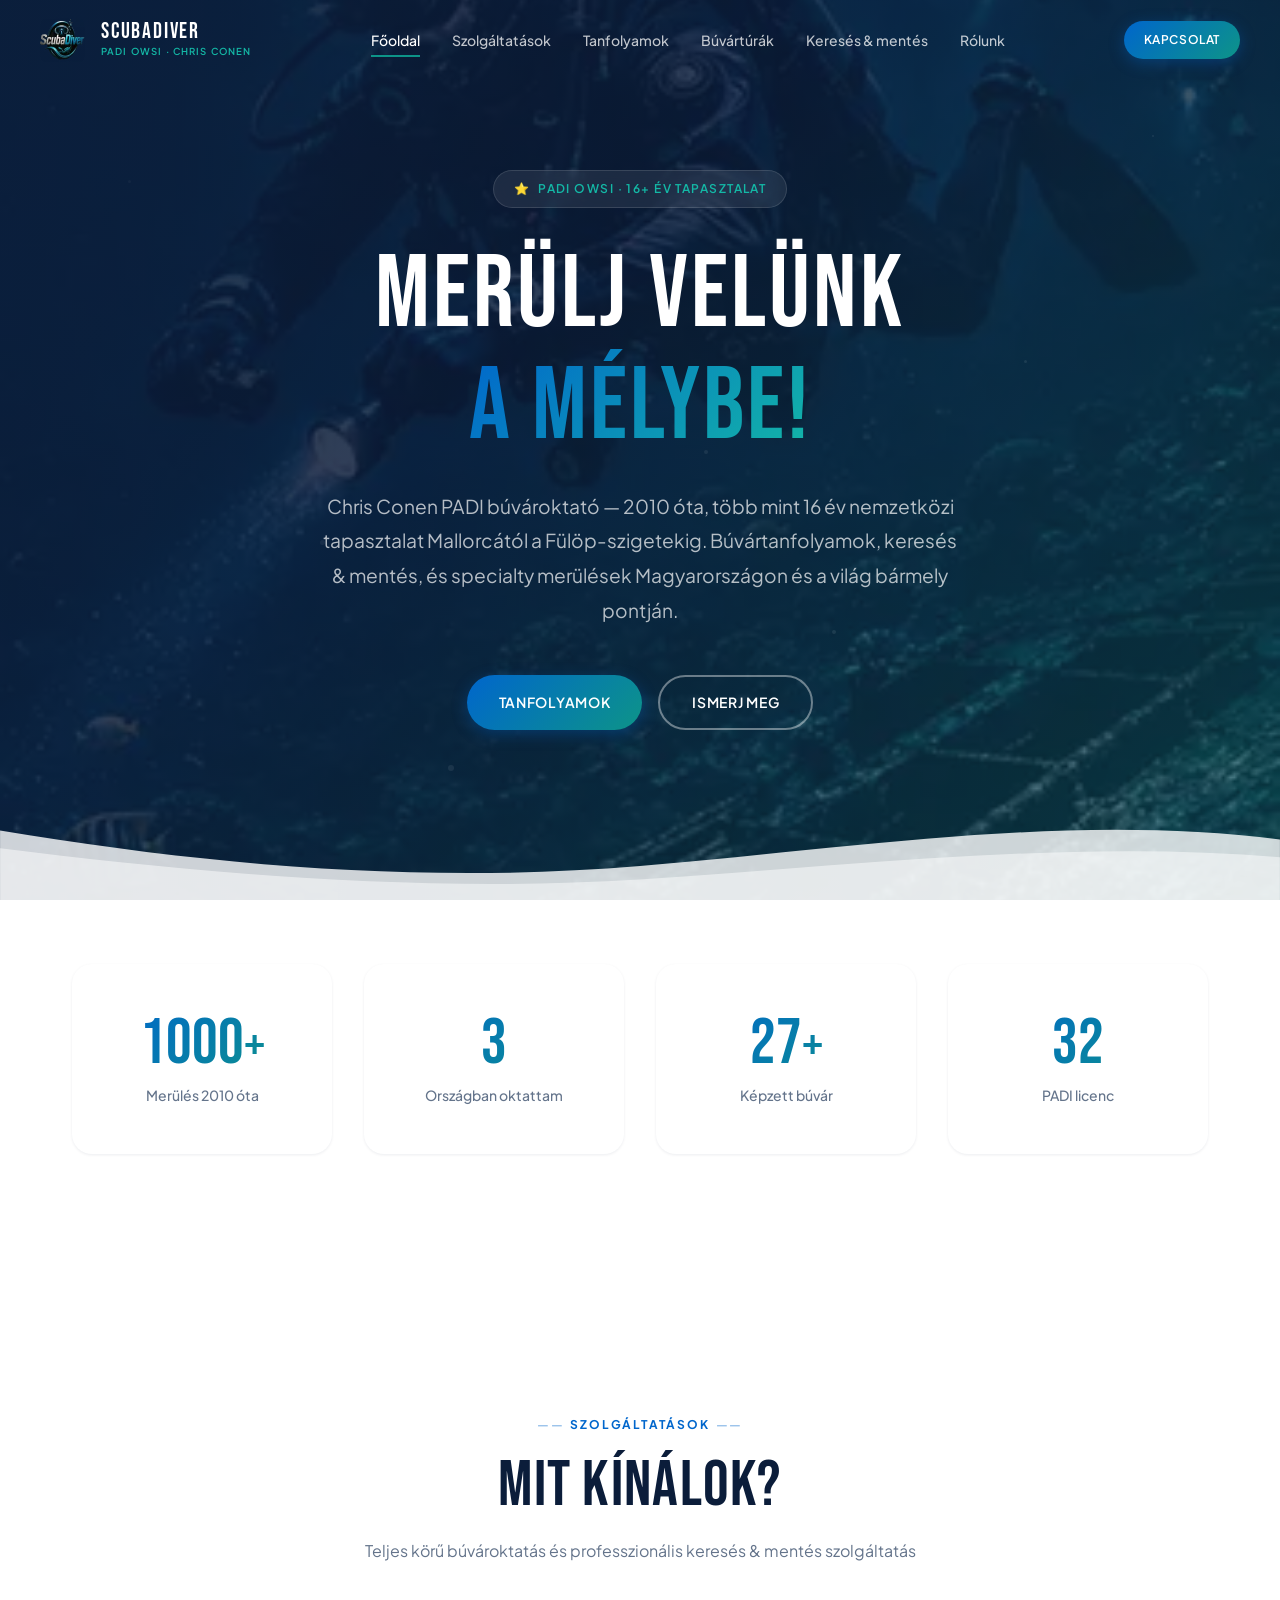
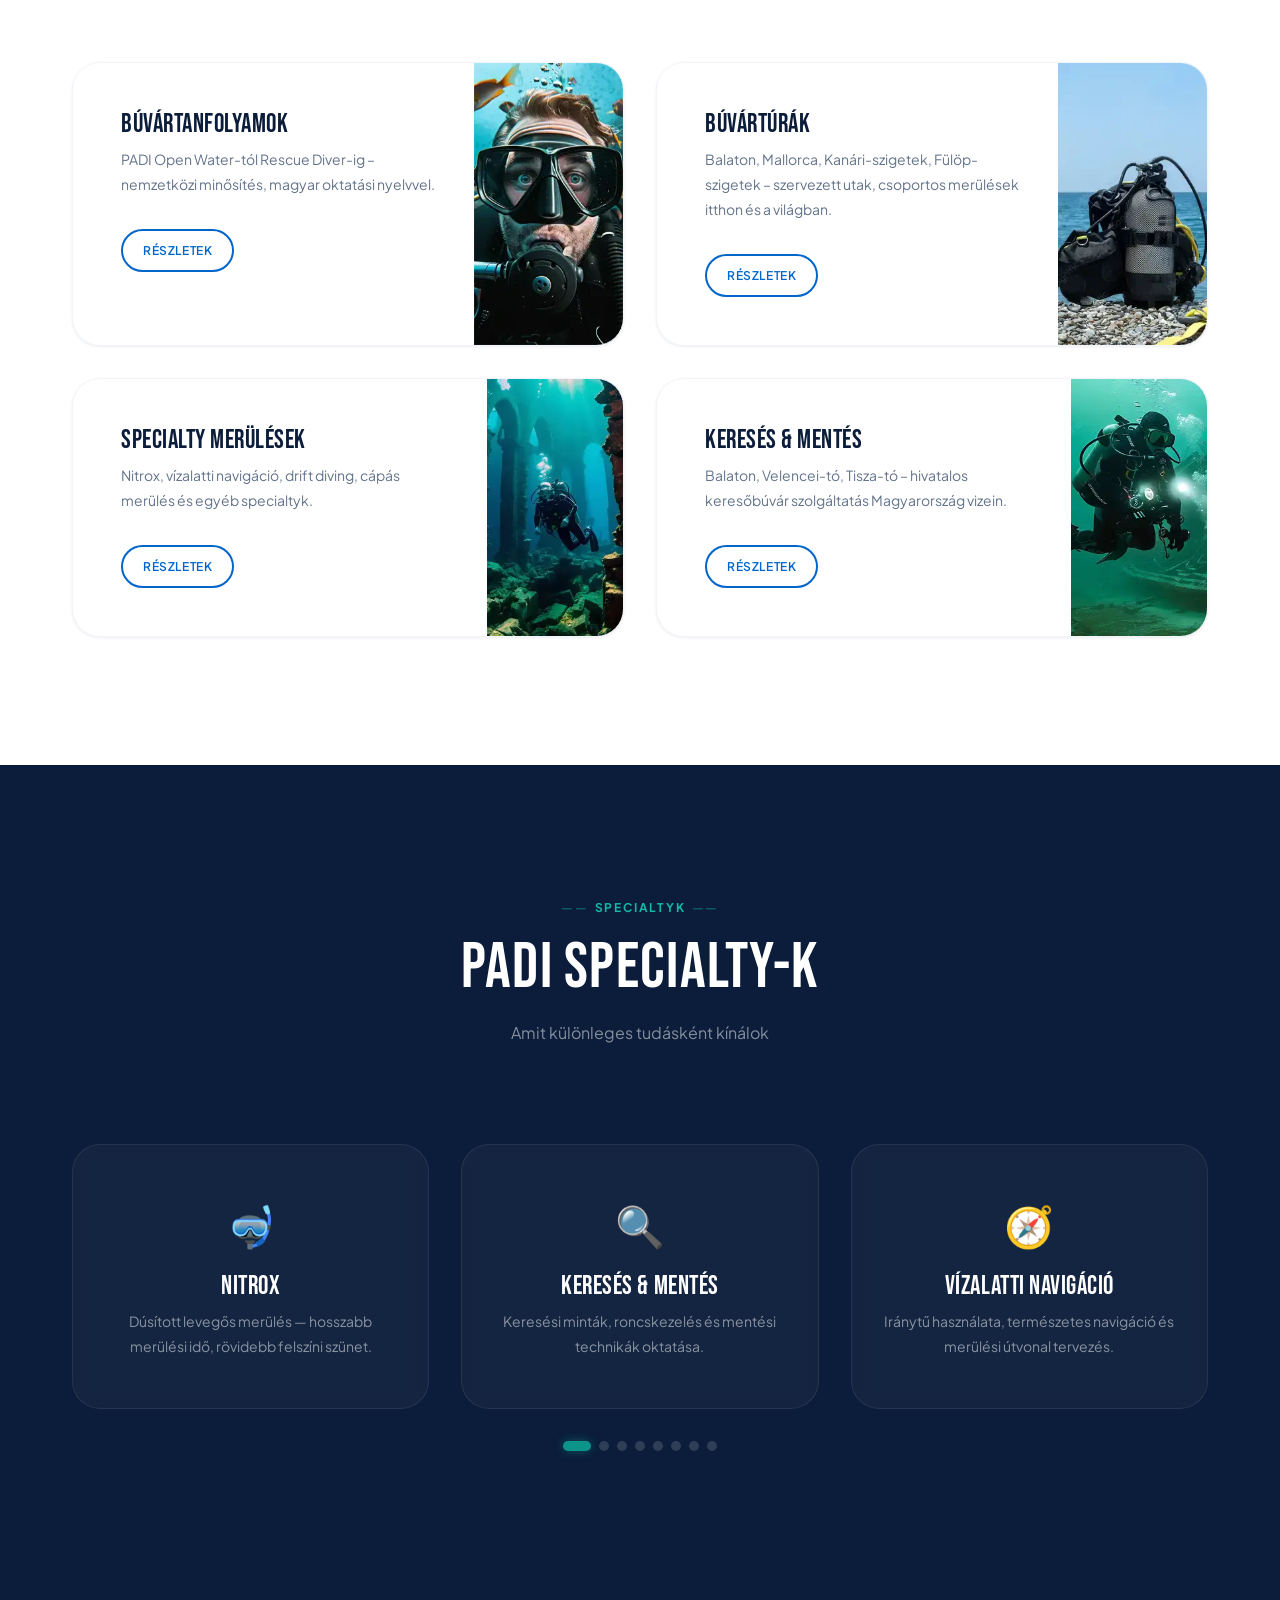
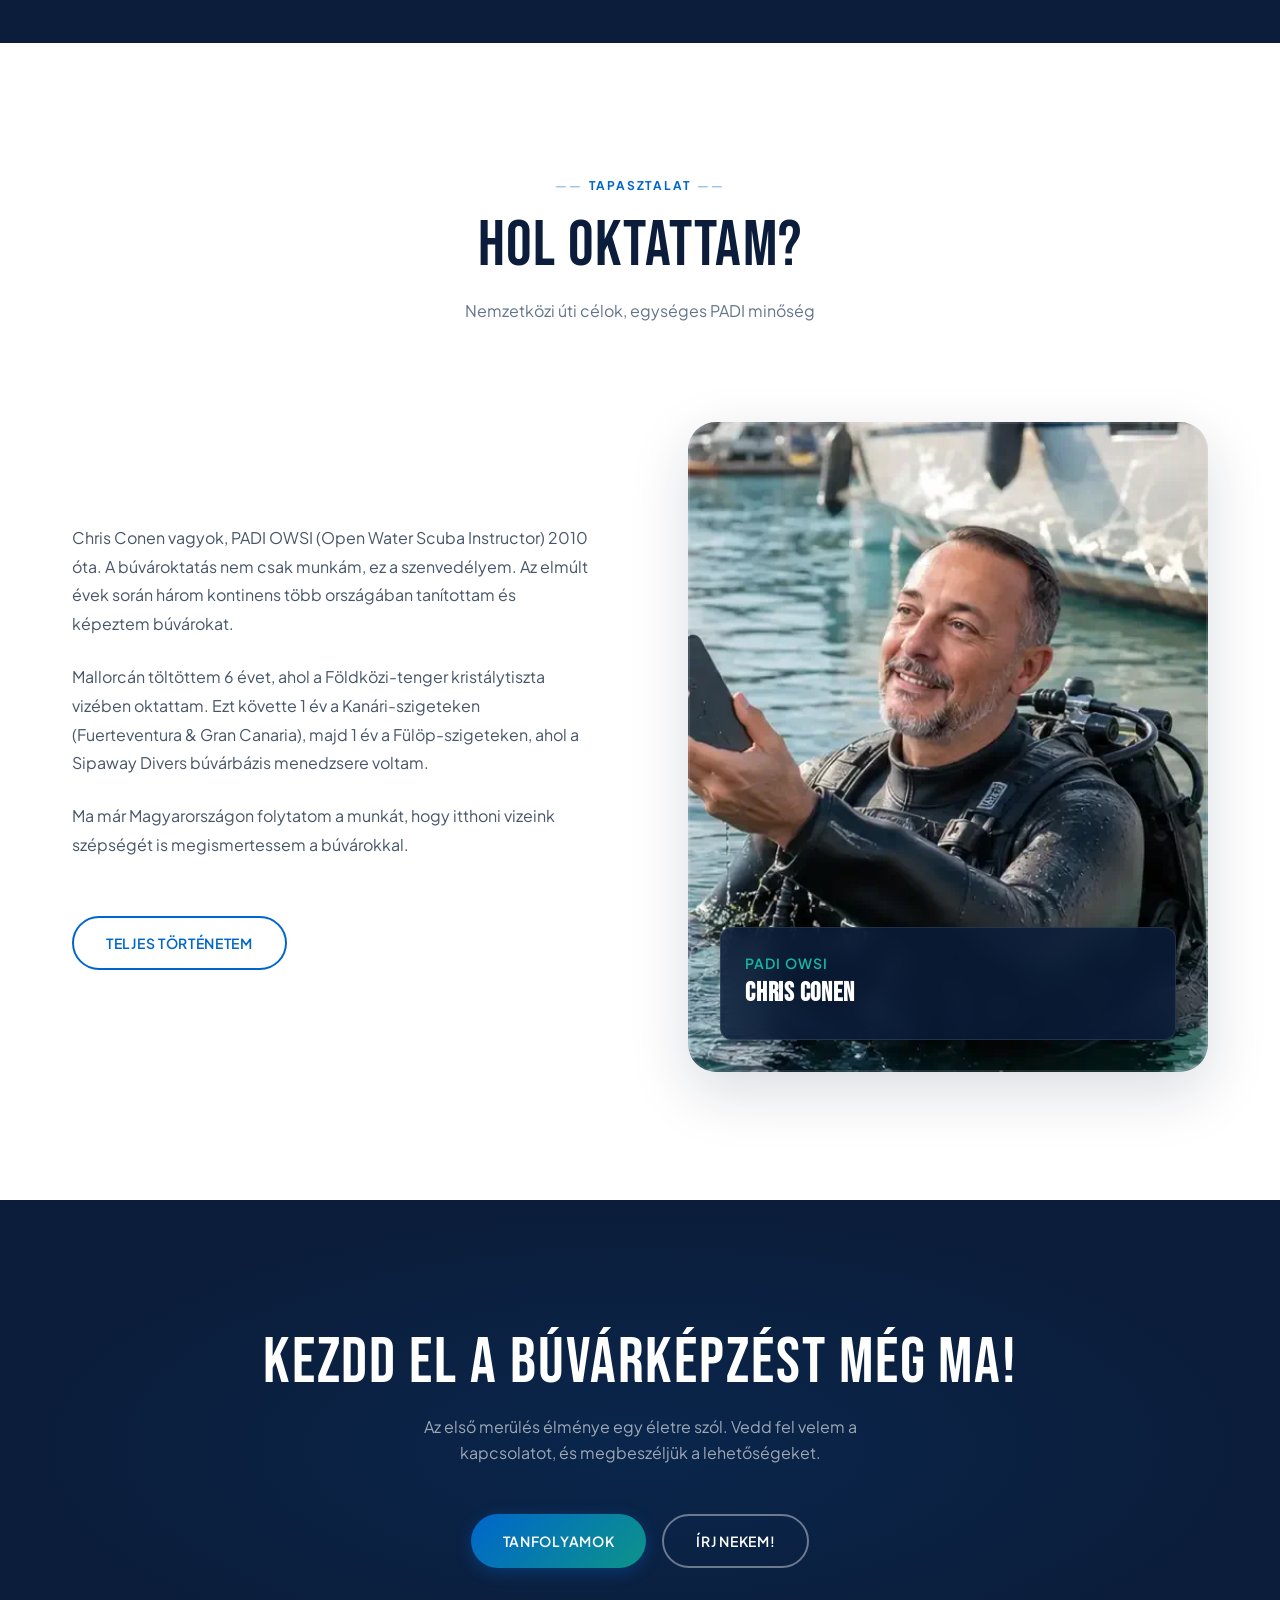
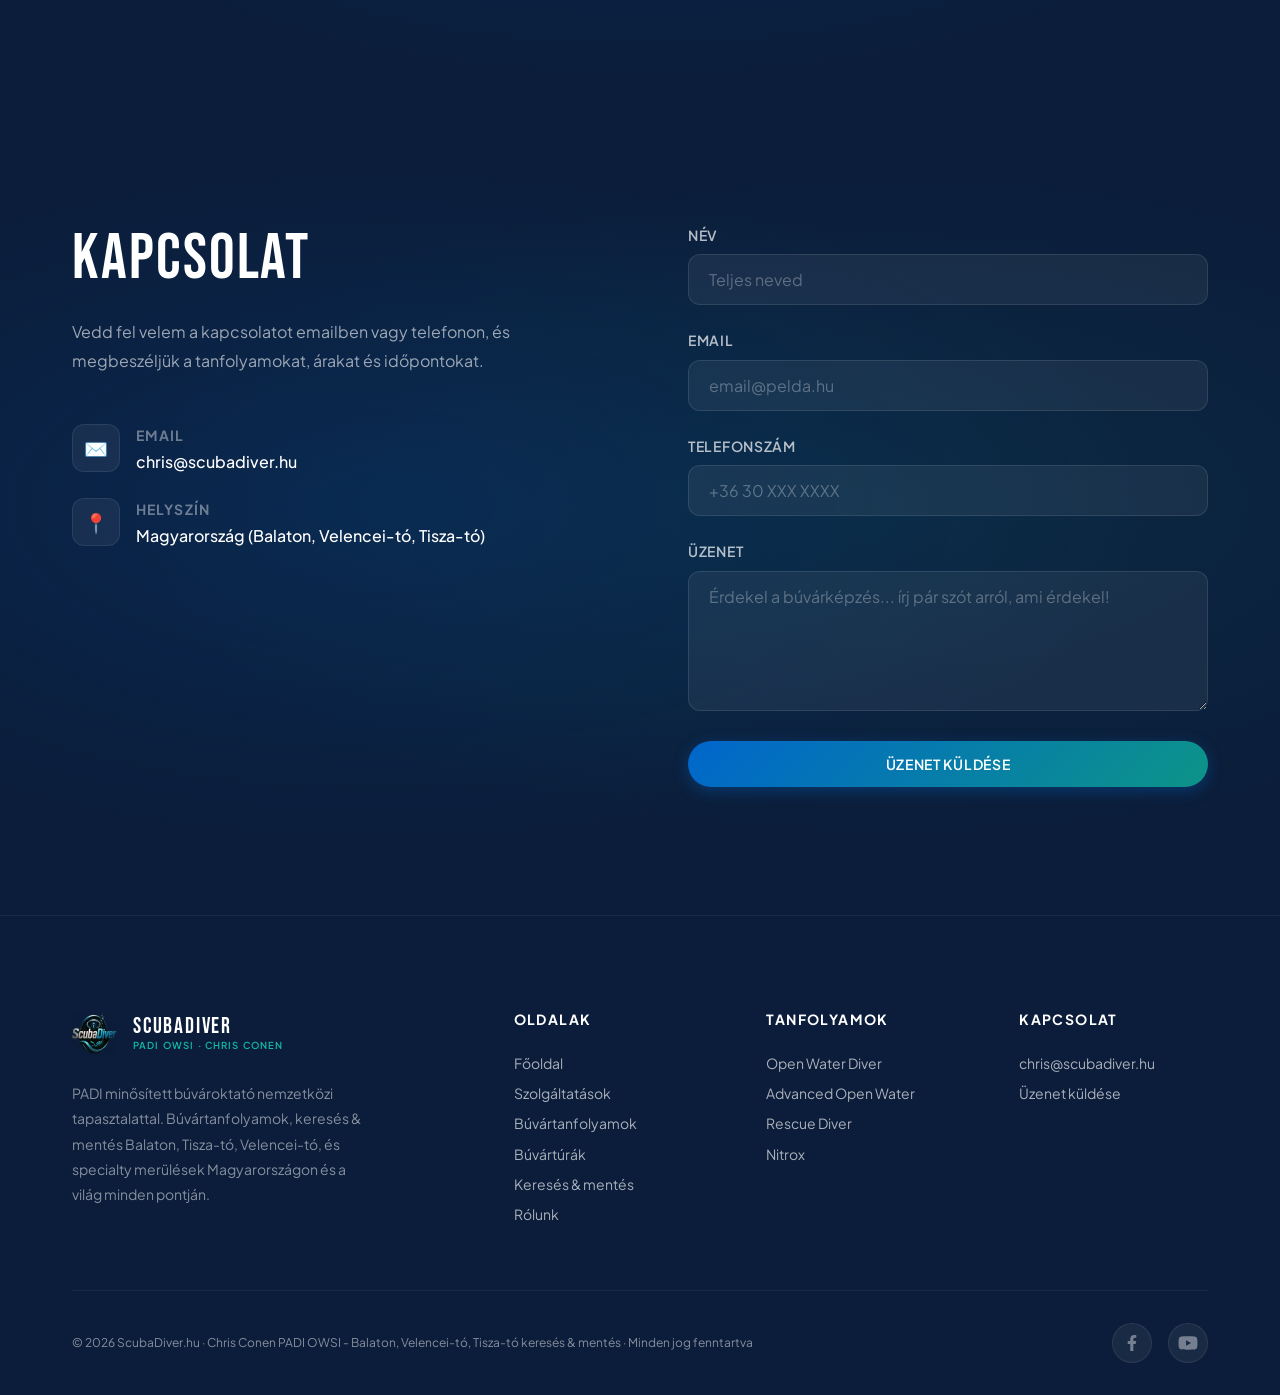
<file: index.html>
<!DOCTYPE html>
<html lang="hu">
<head>
  <meta charset="UTF-8">
  <meta name="viewport" content="width=device-width, initial-scale=1.0">
  <meta http-equiv="Content-Security-Policy" content="default-src 'self'; script-src 'self'; style-src 'self' 'unsafe-inline'; img-src 'self' data:; font-src 'self'; media-src 'self'; connect-src 'self' https://formspree.io; form-action 'self' https://formspree.io; base-uri 'self'; object-src 'none'; upgrade-insecure-requests">
  <meta name="referrer" content="strict-origin-when-cross-origin">
  <meta name="theme-color" content="#0B1D3A">
  <title>ScubaDiver.hu – PADI Búvároktató | Chris Conen</title>
  <meta name="description" content="Chris Conen PADI OWSI búvároktató – búvárkodás Magyarországon és a világon. Nitrox, Keresés & mentés, Navigáció, Drift Diver, Cápákkal merülés specialtyk. 16+ év tapasztalat Mallorca, Kanári-szigetek, Fülöp-szigetek.">
  <meta name="keywords" content="búvároktató, PADI, OWSI, búvártanfolyam, keresés mentés, nitrox, magyarország, balaton, scuba diving, open water, Chris Conen">
  <meta name="author" content="Chris Conen - PADI OWSI">
  <meta name="robots" content="index, follow">
  <link rel="canonical" href="https://scubadiver.hu/">
  <meta property="og:title" content="ScubaDiver.hu – PADI Búvároktató Chris Conen">
  <meta property="og:description" content="PADI OWSI búvároktató 16+ év tapasztalattal. Búvártanfolyamok, Keresés & mentés, Specialty merülések Magyarországon.">
  <meta property="og:url" content="https://scubadiver.hu/">
  <meta property="og:type" content="website">
  <meta property="og:site_name" content="ScubaDiver.hu">
  <meta property="og:locale" content="hu_HU">
  <meta property="og:image" content="https://scubadiver.hu/images/buvartanfolyam-buvarkodas-og.jpg">
  <meta property="og:image:width" content="1200">
  <meta property="og:image:height" content="630">
  <meta property="og:image:alt" content="ScubaDiver.hu – PADI Búvároktató Chris Conen">
  <meta name="twitter:card" content="summary_large_image">
  <meta name="twitter:title" content="ScubaDiver.hu – PADI Búvároktató Chris Conen">
  <meta name="twitter:description" content="PADI OWSI búvároktató 16+ év tapasztalattal. Búvártanfolyamok, Keresés & mentés, Specialty merülések Magyarországon.">
  <meta name="twitter:image" content="https://scubadiver.hu/images/buvartanfolyam-buvarkodas-og.jpg">
  <link rel="preload" href="fonts/pjs-variable-latin.woff2" as="font" type="font/woff2" crossorigin>
  <link rel="preload" href="fonts/pjs-variable-latin-ext.woff2" as="font" type="font/woff2" crossorigin>
  <link rel="preload" href="fonts/bebas-400-latin.woff2" as="font" type="font/woff2" crossorigin>
  <link rel="preload" href="fonts/bebas-400-latin-ext.woff2" as="font" type="font/woff2" crossorigin>
  <link rel="stylesheet" href="css/fonts.css">
  <link rel="stylesheet" href="css/style.css">
  <link rel="icon" type="image/svg+xml" href="data:image/svg+xml,<svg xmlns='http://www.w3.org/2000/svg' viewBox='0 0 100 100'><text y='.9em' font-size='90'>🤿</text></svg>">
  <meta name="google-site-verification" content="3ip3TeNL0RUCA1oV8N2BiOfRYYVTZjbEMqL8V0dmnaM" />

  <!-- JSON-LD Structured Data -->
  <script type="application/ld+json">
  {
    "@context": "https://schema.org",
    "@type": "LocalBusiness",
    "name": "ScubaDiver.hu – Chris Conen PADI OWSI",
    "description": "PADI búvároktató – tanfolyamok, keresés & mentés, specialty merülések",
    "url": "https://scubadiver.hu",
    "email": "chris@scubadiver.hu",
    "address": {
      "@type": "PostalAddress",
      "addressCountry": "HU"
    },
    "image": "https://scubadiver.hu/images/buvartanfolyam-buvarkodas-og.jpg",
    "sameAs": [
      "https://www.facebook.com/buvartanfolyam.buvarkodas.balaton.kereso.buvar",
      "https://www.youtube.com/@buvartanfolyamok-kereses-buvar"
    ],
    "areaServed": ["Magyarország", "Mallorca", "Kanári-szigetek", "Fülöp-szigetek"],
    "hasOfferCatalog": {
      "@type": "OfferCatalog",
      "name": "Búvártanfolyamok",
      "itemListElement": [
        { "@type": "Offer", "itemOffered": { "@type": "Course", "name": "PADI Open Water Diver" } },
        { "@type": "Offer", "itemOffered": { "@type": "Course", "name": "PADI Advanced Open Water" } },
        { "@type": "Offer", "itemOffered": { "@type": "Course", "name": "PADI Rescue Diver" } },
        { "@type": "Offer", "itemOffered": { "@type": "Course", "name": "PADI Nitrox" } }
      ]
    }
  }
  </script>
</head>
<body>

  <a class="skip-link" href="#tartalom">Ugrás a tartalomhoz</a>

  <!-- ===== HEADER / NAVBAR ===== -->
  <nav class="navbar" role="navigation" aria-label="Főmenü">
    <div class="navbar-inner">
      <a href="/" class="navbar-logo" aria-label="ScubaDiver.hu főoldal">
        <div class="navbar-logo-icon">
          <img src="images/buvartanfolyam-buvarkodas-balaton-logo-nav.webp" alt="ScubaDiver.hu logó">
        </div>
        <div class="navbar-logo-text">
          <span class="navbar-logo-title">ScubaDiver</span>
          <span class="navbar-logo-sub">PADI OWSI · Chris Conen</span>
        </div>
      </a>

      <div class="navbar-links">
        <a href="/" class="active">Főoldal</a>
        <a href="/szolgaltatasok">Szolgáltatások</a>
        <a href="/tanfolyamok">Tanfolyamok</a>
        <a href="/buvarturak">Búvártúrák</a>
        <a href="/kereses-mentes">Keresés &amp; mentés</a>
        <a href="/rolunk">Rólunk</a>
      </div>

      <div class="navbar-cta">
        <a href="#kapcsolat" class="btn btn-primary btn-sm">Kapcsolat</a>
      </div>

      <button class="navbar-toggle" aria-label="Menü nyitás/zárás" aria-expanded="false">
        <span></span><span></span><span></span>
      </button>
    </div>
  </nav>
  <div class="nav-overlay" aria-hidden="true"></div>
  <a href="#kapcsolat" class="navbar-cta-mobile btn btn-primary btn-sm">Kapcsolat</a>

  <main id="tartalom">

  <!-- ===== HERO SECTION ===== -->
  <section class="hero" id="home">
    <div class="hero-bg">
      <picture>
        <source srcset="images/buvarkodas-buvartanfolyam-hero-mobil-bg.webp" media="(max-width: 480px)">
        <source srcset="images/buvarkodas-buvartanfolyam-hero-tablet-bg.webp" media="(max-width: 1024px)">
        <img src="images/buvarkodas-buvartanfolyam-hero-bg.webp" alt="Búvárkodás a tengerben" class="hero-bg-image" loading="eager" fetchpriority="high">
      </picture>
      <div class="hero-particles" aria-hidden="true">
        <div class="hero-particle"></div>
        <div class="hero-particle"></div>
        <div class="hero-particle"></div>
        <div class="hero-particle"></div>
        <div class="hero-particle"></div>
        <div class="hero-particle"></div>
        <div class="hero-particle"></div>
        <div class="hero-particle"></div>
      </div>
    </div>
    <div class="hero-overlay"></div>

    <div class="hero-content">
      <div class="hero-badge">
        <span>⭐</span>
        <span>PADI OWSI · 16+ év tapasztalat</span>
      </div>
      <h1 class="hero-title display-1">
        Merülj velünk<br>
        <span class="text-gradient">a mélybe!</span>
      </h1>
      <p class="hero-subtitle">
        Chris Conen PADI búvároktató — 2010 óta, több mint 16 év nemzetközi tapasztalat Mallorcától a Fülöp-szigetekig.
        Búvártanfolyamok, keresés & mentés, és specialty merülések Magyarországon és a világ bármely pontján.
      </p>
      <div class="hero-actions">
        <a href="/tanfolyamok" class="btn btn-primary">Tanfolyamok</a>
        <a href="/rolunk" class="btn btn-secondary">Ismerj meg</a>
      </div>
    </div>

    <div class="hero-wave" aria-hidden="true">
      <svg viewBox="0 0 1440 120" fill="none" xmlns="http://www.w3.org/2000/svg">
        <path d="M0 40C240 80 480 100 720 80C960 60 1200 20 1440 50V120H0V40Z" fill="white" opacity="0.8"/>
        <path d="M0 60C240 90 480 110 720 95C960 80 1200 50 1440 70V120H0V60Z" fill="white" opacity="0.5"/>
      </svg>
    </div>
  </section>

  <!-- ===== STATS SECTION ===== -->
  <section class="section" style="padding-top: var(--space-3xl);">
    <div class="container">
      <div class="stats-grid">
        <div class="stat-card reveal">
          <div class="stat-number">1000<small>+</small></div>
          <div class="stat-label">Merülés 2010 óta</div>
        </div>
        <div class="stat-card reveal">
          <div class="stat-number">3</div>
          <div class="stat-label">Országban oktattam</div>
        </div>
        <div class="stat-card reveal">
          <div class="stat-number">27<small>+</small></div>
          <div class="stat-label">Képzett búvár</div>
        </div>
        <div class="stat-card reveal">
          <div class="stat-number">32</div>
          <div class="stat-label">PADI licenc</div>
        </div>
      </div>
    </div>
  </section>

  <!-- ===== SZOLGÁLTATÁSOK PREVIEW ===== -->
  <section class="section">
    <div class="container">
      <div class="section-header reveal">
        <span class="section-label">Szolgáltatások</span>
        <h2 class="section-title">Mit kínálok?</h2>
        <p class="section-subtitle">Teljes körű búvároktatás és professzionális keresés & mentés szolgáltatás</p>
      </div>

      <div class="services-grid services-grid-2col">
        <div class="service-card reveal" style="background-image: url('images/búvártanfolyam.webp'); background-position: right center; background-size: contain; background-repeat: no-repeat;">
          <div style="width: 70%;">
            <h3>Búvártanfolyamok</h3>
            <p>PADI Open Water-tól Rescue Diver-ig – nemzetközi minősítés, magyar oktatási nyelvvel.</p>
            <a href="/tanfolyamok" class="btn btn-outline btn-sm mt-xl">Részletek</a>
          </div>
        </div>
        <div class="service-card reveal" style="background-image: url('images/búvártúrák.webp'); background-position: right center; background-size: contain; background-repeat: no-repeat;">
          <div style="width: 70%;">
            <h3>Búvártúrák</h3>
            <p>Balaton, Mallorca, Kanári-szigetek, Fülöp-szigetek – szervezett utak, csoportos merülések itthon és a világban.</p>
            <a href="/buvarturak" class="btn btn-outline btn-sm mt-xl">Részletek</a>
          </div>
        </div>
        <div class="service-card reveal" style="background-image: url('images/roncsmerülés.webp'); background-position: right center; background-size: contain; background-repeat: no-repeat;">
          <div style="width: 70%;">
            <h3>Specialty merülések</h3>
            <p>Nitrox, vízalatti navigáció, drift diving, cápás merülés és egyéb specialtyk.</p>
            <a href="/szolgaltatasok" class="btn btn-outline btn-sm mt-xl">Részletek</a>
          </div>
        </div>
        <div class="service-card reveal" style="background-image: url('images/kereső-búvár.webp'); background-position: right center; background-size: contain; background-repeat: no-repeat;">
          <div style="width: 70%;">
            <h3>Keresés &amp; mentés</h3>
            <p>Balaton, Velencei-tó, Tisza-tó – hivatalos keresőbúvár szolgáltatás Magyarország vizein.</p>
            <a href="/kereses-mentes" class="btn btn-outline btn-sm mt-xl">Részletek</a>
          </div>
        </div>
      </div>
    </div>
  </section>

  <!-- ===== SPECIALTY TAGS ===== -->
  <section class="section section-dark">
    <div class="container">
      <div class="section-header reveal">
        <span class="section-label" style="color: var(--color-teal-light);">Specialtyk</span>
        <h2 class="section-title" style="color:white;">PADI Specialty-k</h2>
        <p class="section-subtitle" style="color: rgba(255,255,255,0.5);">Amit különleges tudásként kínálok</p>
      </div>
      <div class="specialty-slider reveal">
        <div class="slider-track" id="specialtyTrack">
          <div class="slider-card">
            <div class="slider-card-icon">🤿</div>
            <h3 class="slider-card-title">Nitrox</h3>
            <p class="slider-card-desc">Dúsított levegős merülés — hosszabb merülési idő, rövidebb felszíni szünet.</p>
          </div>
          <div class="slider-card">
            <div class="slider-card-icon">🔍</div>
            <h3 class="slider-card-title">Keresés &amp; mentés</h3>
            <p class="slider-card-desc">Keresési minták, roncskezelés és mentési technikák oktatása.</p>
          </div>
          <div class="slider-card">
            <div class="slider-card-icon">🧭</div>
            <h3 class="slider-card-title">Vízalatti navigáció</h3>
            <p class="slider-card-desc">Iránytű használata, természetes navigáció és merülési útvonal tervezés.</p>
          </div>
          <div class="slider-card">
            <div class="slider-card-icon">🌊</div>
            <h3 class="slider-card-title">Drift Diver</h3>
            <p class="slider-card-desc">Áramlati merülés technikái — élvezd az áramlat sodrását biztonságosan!</p>
          </div>
          <div class="slider-card">
            <div class="slider-card-icon">🦈</div>
            <h3 class="slider-card-title">Cápákkal merülés</h3>
            <p class="slider-card-desc">Cápák viselkedése, biztonsági protokollok és etikus megfigyelés.</p>
          </div>
          <div class="slider-card">
            <div class="slider-card-icon">📸</div>
            <h3 class="slider-card-title">Vízalatti fotózás</h3>
            <p class="slider-card-desc">Örökítsd meg a víz alatti világot — kompozíció, fény és technika.</p>
          </div>
          <div class="slider-card">
            <div class="slider-card-icon">⚡</div>
            <h3 class="slider-card-title">Mélymerülés</h3>
            <p class="slider-card-desc">Merülj biztonságosan 40 méter mélyre — tervezés, gázmix, biztonság.</p>
          </div>
          <div class="slider-card">
            <div class="slider-card-icon">🌙</div>
            <h3 class="slider-card-title">Éjszakai merülés</h3>
            <p class="slider-card-desc">Fedezd fel a tenger éjszakai arcát — lámpák, kommunikáció, élővilág.</p>
          </div>
        </div>
        <div class="slider-dots" id="specialtyDots"></div>
      </div>
    </div>
  </section>

  <!-- =----- TAPASZTALAT =----- -->
  <section class="section">
    <div class="container">
      <div class="section-header reveal">
        <span class="section-label">Tapasztalat</span>
        <h2 class="section-title">Hol oktattam?</h2>
        <p class="section-subtitle">Nemzetközi úti célok, egységes PADI minőség</p>
      </div>

      <div class="about-intro">
        <div class="about-text reveal">
          <p>Chris Conen vagyok, PADI OWSI (Open Water Scuba Instructor) 2010 óta. A búvároktatás nem csak munkám, ez a szenvedélyem. Az elmúlt évek során három kontinens több országában tanítottam és képeztem búvárokat.</p>
          <p>Mallorcán töltöttem 6 évet, ahol a Földközi-tenger kristálytiszta vizében oktattam. Ezt követte 1 év a Kanári-szigeteken (Fuerteventura &amp; Gran Canaria), majd 1 év a Fülöp-szigeteken, ahol a Sipaway Divers búvárbázis menedzsere voltam.</p>
          <p>Ma már Magyarországon folytatom a munkát, hogy itthoni vizeink szépségét is megismertessem a búvárokkal.</p>
          <a href="/rolunk" class="btn btn-outline mt-xl">Teljes történetem</a>
        </div>
        <div class="about-image-wrapper reveal">
          <div class="about-image-badge">
            <p>PADI OWSI</p>
            <strong>Chris Conen</strong>
          </div>
          <img src="images/chris_conen_padi_búvároktató.webp" alt="Chris Conen – PADI OWSI búvároktató" class="about-image">
        </div>
      </div>
    </div>
  </section>

  <!-- ===== CTA ===== -->
  <section class="cta-section">
    <div class="container reveal">
      <h2 class="display-2">Kezdd el a búvárképzést még ma!</h2>
      <p>Az első merülés élménye egy életre szól. Vedd fel velem a kapcsolatot, és megbeszéljük a lehetőségeket.</p>
      <div class="cta-actions">
        <a href="/tanfolyamok" class="btn btn-primary">Tanfolyamok</a>
        <a href="#kapcsolat" class="btn btn-secondary">Írj nekem!</a>
      </div>
    </div>
  </section>

  <!-- ===== CONTACT SECTION ===== -->
  <section class="section contact-section" id="kapcsolat">
    <div class="container">
      <div class="contact-grid">
        <div class="contact-info reveal">
          <h2 class="display-2">Kapcsolat</h2>
          <p>Vedd fel velem a kapcsolatot emailben vagy telefonon, és megbeszéljük a tanfolyamokat, árakat és időpontokat.</p>

          <div class="contact-details">
            <div class="contact-detail">
              <div class="contact-detail-icon">✉️</div>
              <div class="contact-detail-text">
                <strong>Email</strong>
                <span>chris@scubadiver.hu</span>
              </div>
            </div>
            <div class="contact-detail">
              <div class="contact-detail-icon">📍</div>
              <div class="contact-detail-text">
                <strong>Helyszín</strong>
                <span>Magyarország (Balaton, Velencei-tó, Tisza-tó)</span>
              </div>
            </div>
          </div>
        </div>

        <form class="reveal contact-form" action="https://formspree.io/f/meeblpob" method="POST">
          <input type="text" name="_gotcha" tabindex="-1" autocomplete="off" aria-hidden="true" style="position:absolute;left:-9999px;">
          <div class="form-group">
            <label for="name">Név</label>
            <input type="text" id="name" name="name" class="form-input" placeholder="Teljes neved" required>
          </div>
          <div class="form-group">
            <label for="email">Email</label>
            <input type="email" id="email" name="email" class="form-input" placeholder="email@pelda.hu" required>
          </div>
          <div class="form-group">
            <label for="phone">Telefonszám</label>
            <input type="tel" id="phone" name="phone" class="form-input" placeholder="+36 30 XXX XXXX">
          </div>
          <div class="form-group">
            <label for="message">Üzenet</label>
            <textarea id="message" name="message" class="form-textarea" placeholder="Érdekel a búvárképzés... írj pár szót arról, ami érdekel!" required></textarea>
          </div>
          <button type="submit" class="btn btn-primary" style="width:100%; justify-content:center;">Üzenet küldése</button>
          <div class="form-success" style="display:none; text-align:center; padding:var(--space-xl); background:rgba(5,150,105,0.15); border-radius:var(--radius-md); margin-top:var(--space-lg);">
            <p style="font-size:1.5rem; color:#34D399; font-weight:700; margin-bottom:var(--space-sm);">✓ Elküldve!</p>
            <p style="color:rgba(255,255,255,0.6);">Köszönöm az üzeneted! Hamarosan válaszolok.</p>
          </div>
        </form>
      </div>
    </div>
  </section>

  </main>

  <!-- ===== FOOTER ===== -->
  <footer class="footer">
    <div class="container">
      <div class="footer-grid">
        <div class="footer-brand">
          <a href="/" class="navbar-logo" style="position:static;">
            <div class="navbar-logo-icon">
              <img src="images/buvartanfolyam-buvarkodas-balaton-logo-nav.webp" alt="ScubaDiver.hu logó">
            </div>
            <div class="navbar-logo-text">
              <span class="navbar-logo-title">ScubaDiver</span>
              <span class="navbar-logo-sub">PADI OWSI · Chris Conen</span>
            </div>
          </a>
          <p>PADI minősített búvároktató nemzetközi tapasztalattal. Búvártanfolyamok, keresés & mentés Balaton, Tisza-tó, Velencei-tó, és specialty merülések Magyarországon és a világ minden pontján.</p>
        </div>
        <div>
          <h4>Oldalak</h4>
          <div class="footer-links">
            <a href="/">Főoldal</a>
            <a href="/szolgaltatasok">Szolgáltatások</a>
            <a href="/tanfolyamok">Búvártanfolyamok</a>
            <a href="/buvarturak">Búvártúrák</a>
            <a href="/kereses-mentes">Keresés &amp; mentés</a>
            <a href="/rolunk">Rólunk</a>
          </div>
        </div>
        <div>
          <h4>Tanfolyamok</h4>
          <div class="footer-links">
            <a href="/tanfolyamok#open-water">Open Water Diver</a>
            <a href="/tanfolyamok#advanced">Advanced Open Water</a>
            <a href="/tanfolyamok#rescue">Rescue Diver</a>
            <a href="/tanfolyamok#nitrox">Nitrox</a>
          </div>
        </div>
        <div>
          <h4>Kapcsolat</h4>
          <div class="footer-links">
            <a href="mailto:chris@scubadiver.hu">chris@scubadiver.hu</a>
            <a href="#kapcsolat">Üzenet küldése</a>
          </div>
        </div>
      </div>
      <div class="footer-bottom">
        <p>&copy; 2026 ScubaDiver.hu · Chris Conen PADI OWSI - Balaton, Velencei-tó, Tisza-tó keresés & mentés · Minden jog fenntartva</p>
        <div class="footer-social">
          <a href="https://www.facebook.com/buvartanfolyam.buvarkodas.balaton.kereso.buvar" target="_blank" rel="noopener noreferrer" aria-label="Facebook" title="Facebook"><svg width="16" height="16" viewBox="0 0 320 512" fill="currentColor" aria-hidden="true"><path d="M279.14 288l14.22-92.66h-88.91v-60.13c0-25.35 12.42-50.06 52.24-50.06h40.42V6.26S260.43 0 225.36 0c-73.22 0-121.08 44.38-121.08 124.72v70.62H22.89V288h81.39v224h100.17V288z"/></svg></a>
          <a href="https://www.youtube.com/@buvartanfolyamok-kereses-buvar" target="_blank" rel="noopener noreferrer" aria-label="YouTube" title="YouTube"><svg width="20" height="20" viewBox="0 0 576 512" fill="currentColor" aria-hidden="true"><path d="M549.655 124.083c-6.281-23.65-24.787-42.276-48.284-48.597C458.781 64 288 64 288 64S117.22 64 74.629 75.486c-23.497 6.322-42.003 24.947-48.284 48.597-11.412 42.867-11.412 132.305-11.412 132.305s0 89.438 11.412 132.305c6.281 23.65 24.787 41.5 48.284 47.821C117.22 448 288 448 288 448s170.78 0 213.371-11.486c23.497-6.321 42.003-24.171 48.284-47.821 11.412-42.867 11.412-132.305 11.412-132.305s0-89.438-11.412-132.305zm-317.51 213.508V175.185l142.739 81.205-142.739 81.201z"/></svg></a>
        </div>
      </div>
    </div>
  </footer>

  <script src="js/main.js"></script>
</body>
</html>
</file>
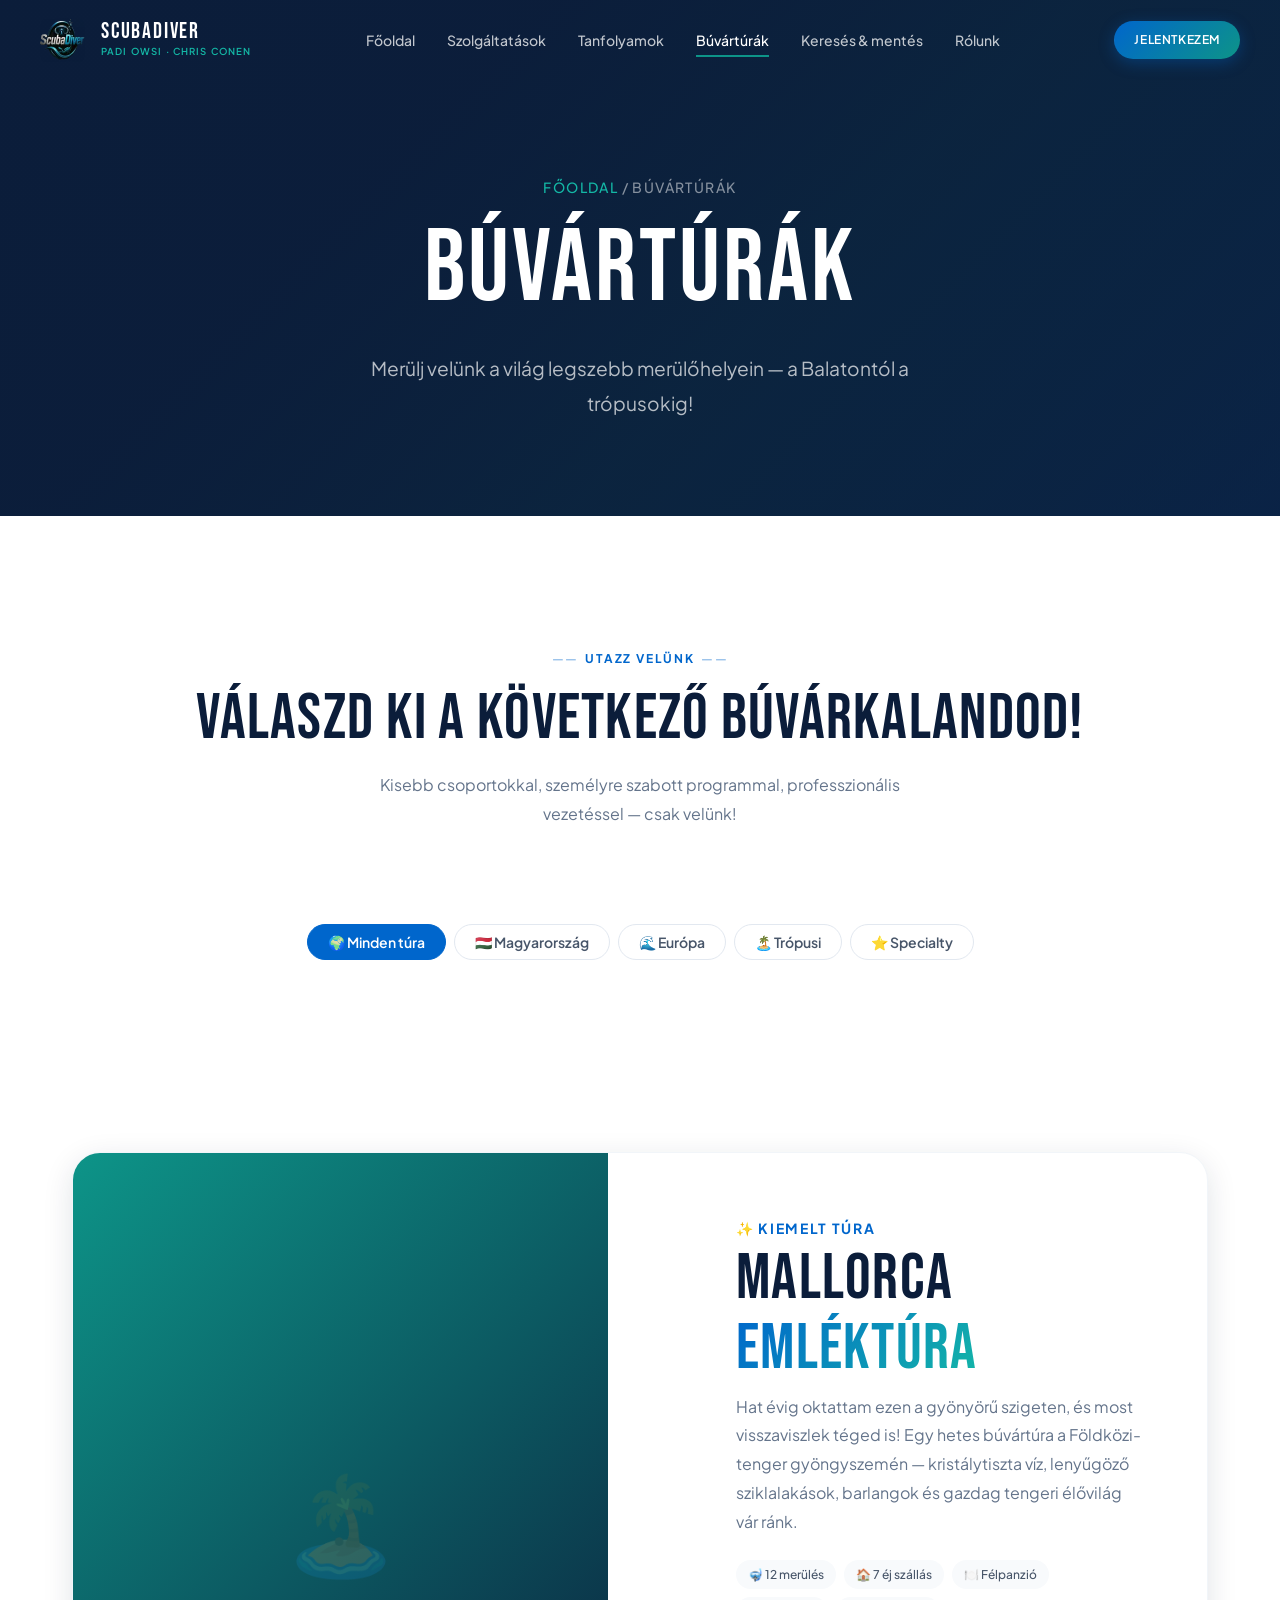
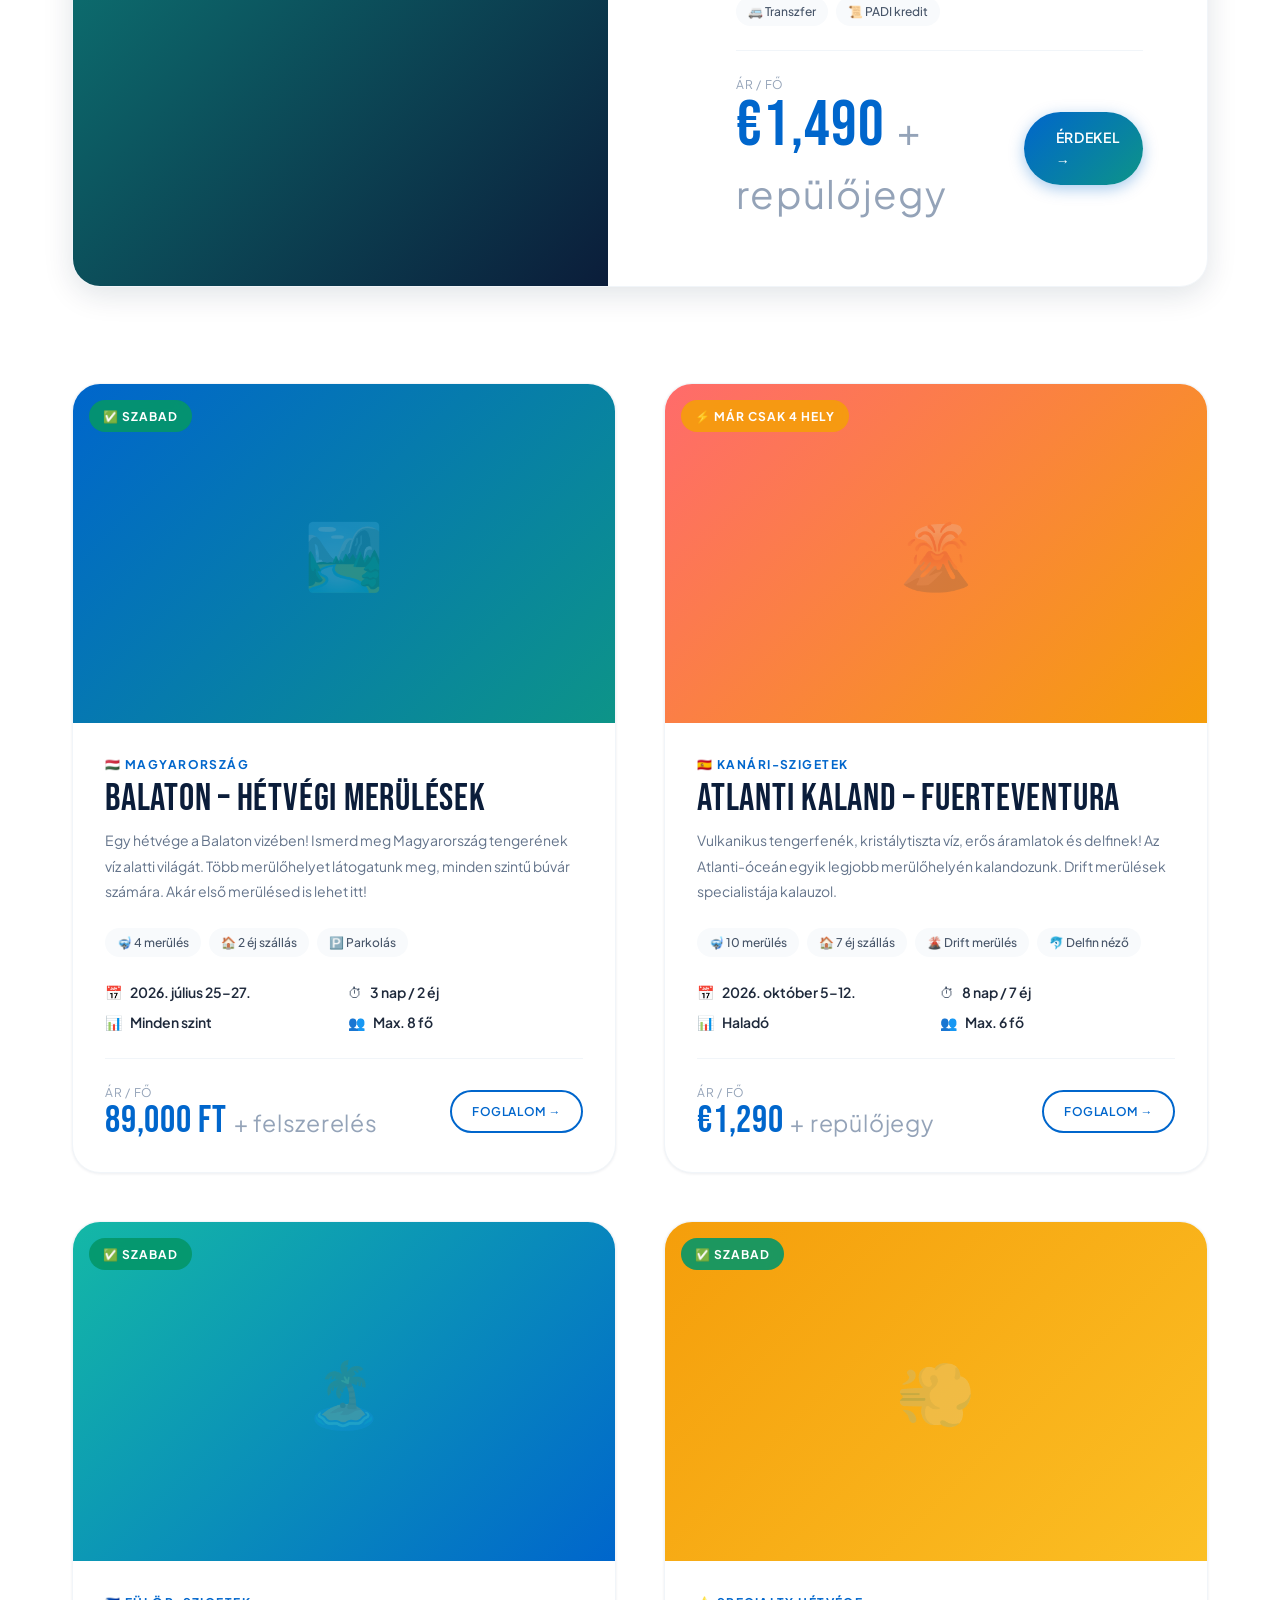
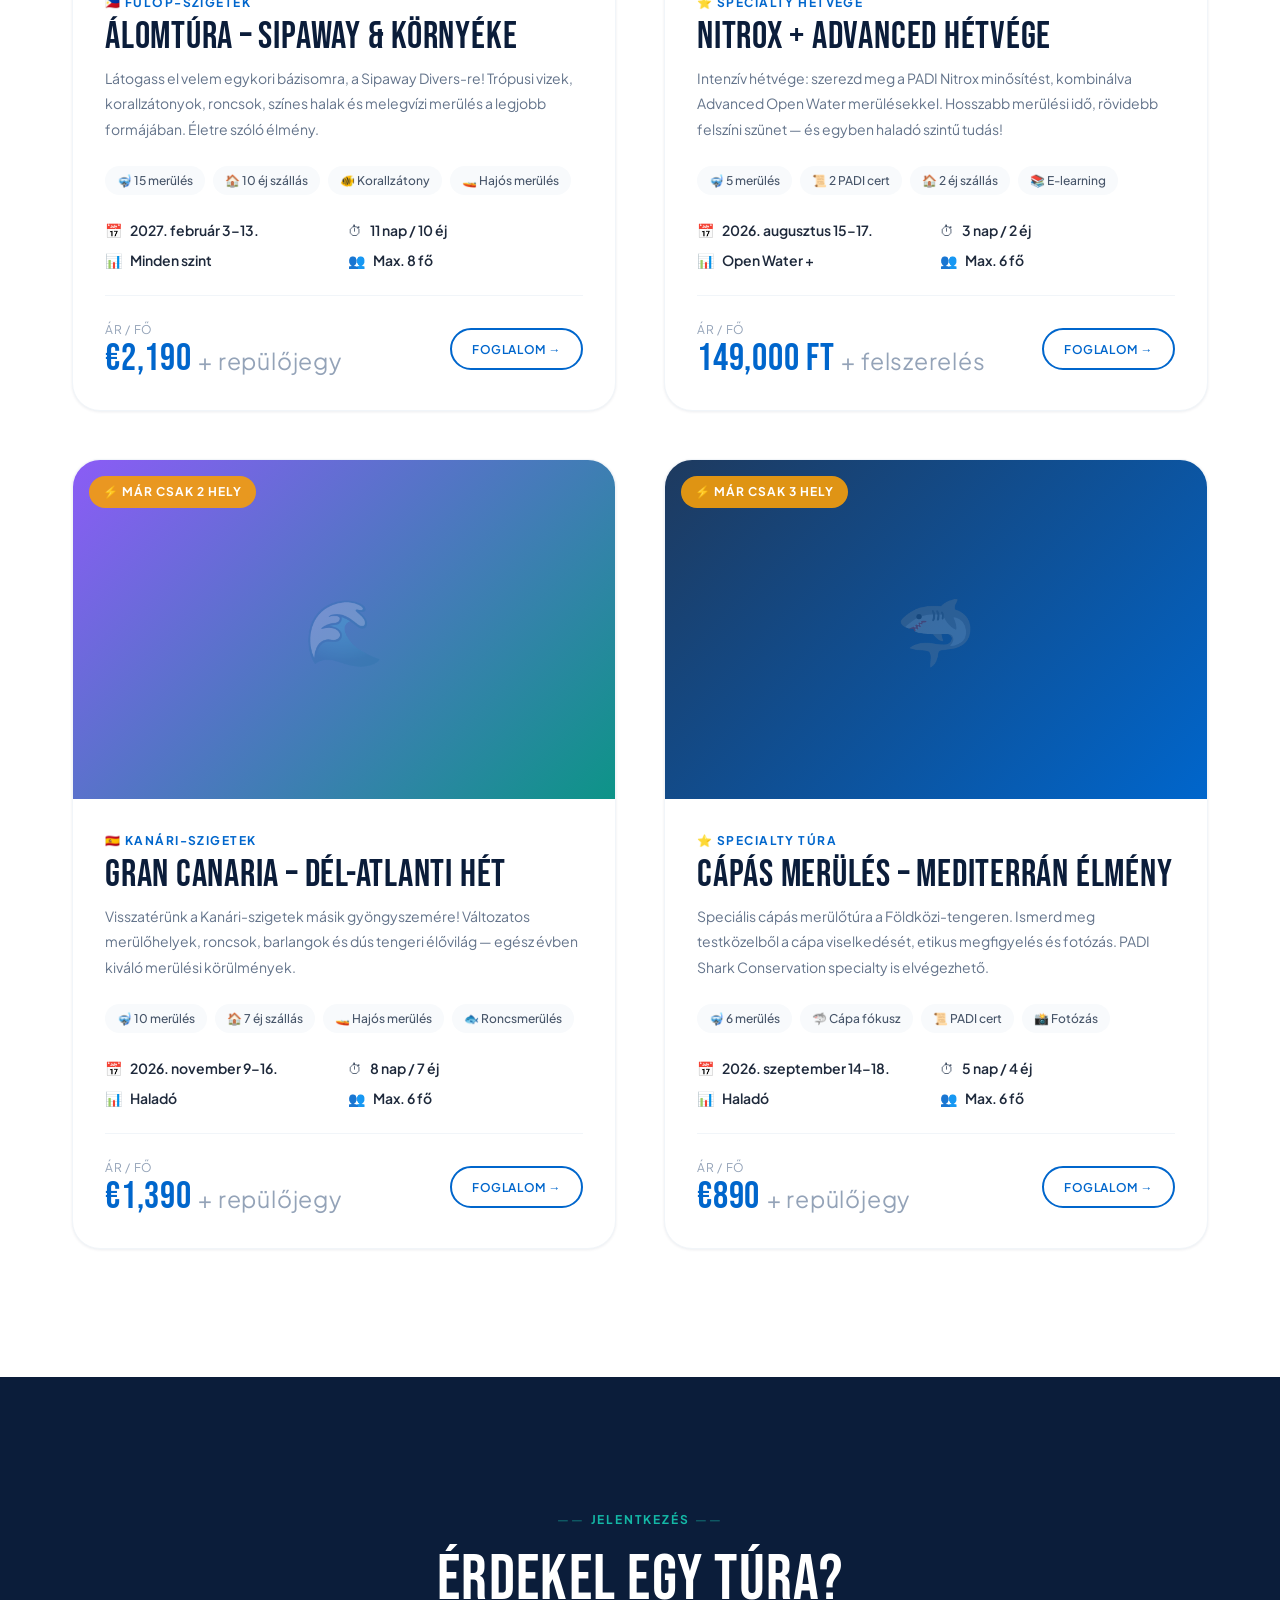
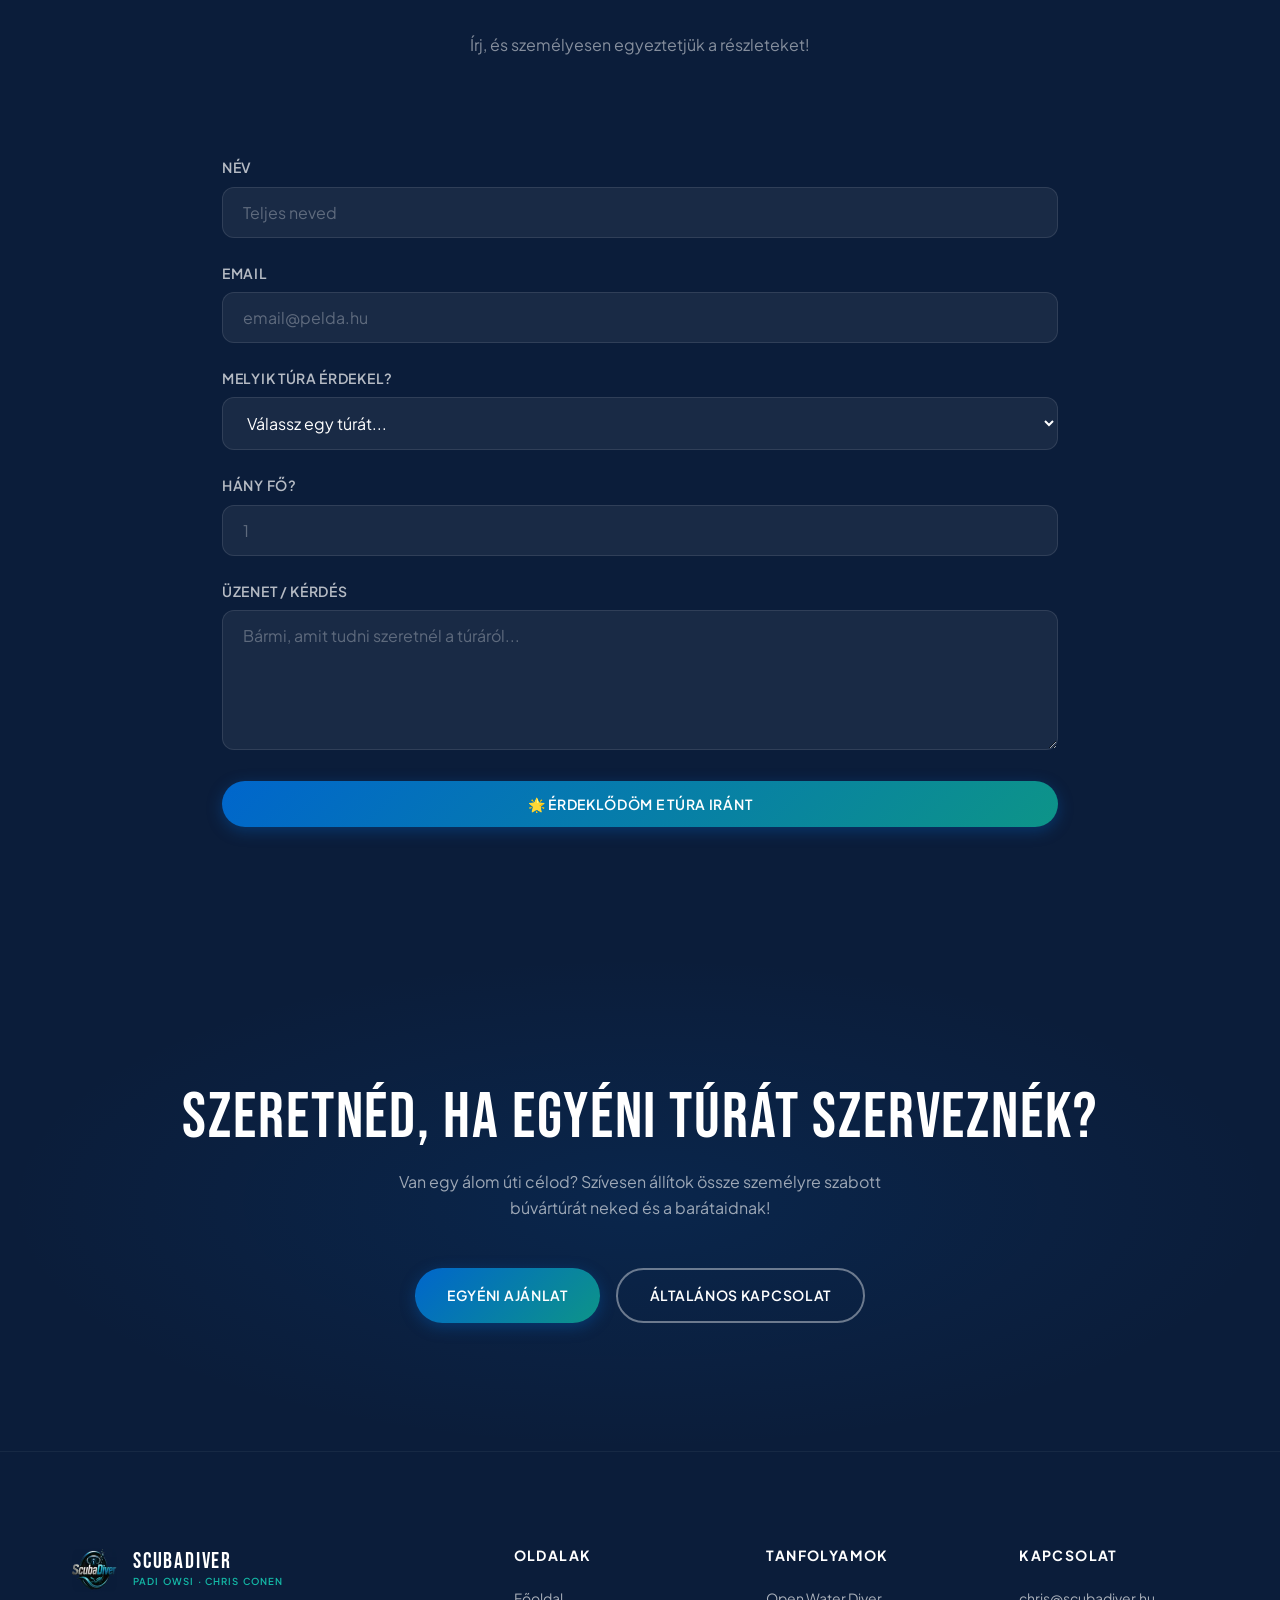
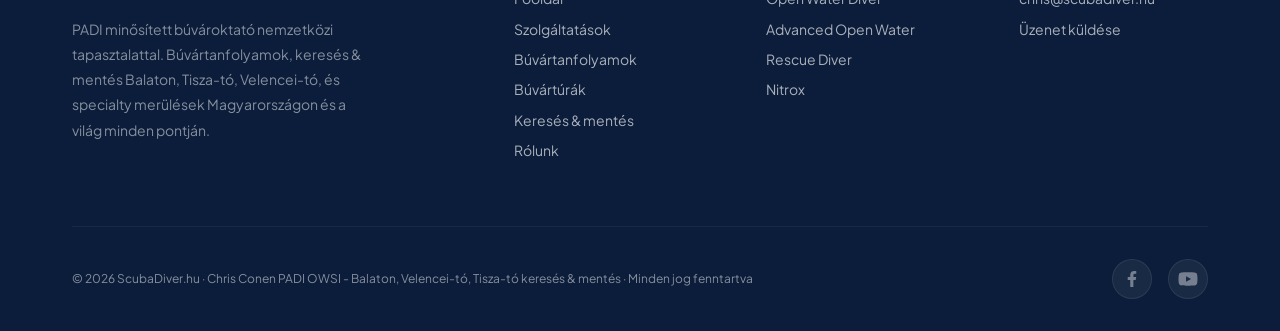
<file: buvarturak.html>
<!DOCTYPE html>
<html lang="hu">
<head>
  <meta charset="UTF-8">
  <meta name="viewport" content="width=device-width, initial-scale=1.0">
  <meta http-equiv="Content-Security-Policy" content="default-src 'self'; script-src 'self'; style-src 'self' 'unsafe-inline'; img-src 'self' data:; font-src 'self'; media-src 'self'; connect-src 'self' https://formspree.io; form-action 'self' https://formspree.io; base-uri 'self'; object-src 'none'; upgrade-insecure-requests">
  <meta name="referrer" content="strict-origin-when-cross-origin">
  <meta name="theme-color" content="#0B1D3A">
  <title>Búvártúrák – ScubaDiver.hu | Merülj velünk itthon és a világban</title>
  <meta name="description" content="Búvártúrák és utak Magyarországon és külföldön. Balaton, Mallorca, Kanári-szigetek, Fülöp-szigetek — részletes programok, árak és időpontok Chris Conen PADI OWSI-vel.">
  <meta name="keywords" content="búvártúra, búvárút, búvárüdülés, merülőút, balaton merülés, mallorca búvár, kanári-szigetek búvárkodás, fülöp-szigetek búvár, csoportos búvártúra">
  <link rel="canonical" href="https://scubadiver.hu/buvarturak">
  <meta property="og:title" content="Búvártúrák – ScubaDiver.hu">
  <meta property="og:description" content="Fedezd fel a világ legjobb merülőhelyeit velünk! Részletes programok, árak és időpontok.">
  <meta property="og:url" content="https://scubadiver.hu/buvarturak">
  <meta property="og:type" content="website">
  <meta property="og:site_name" content="ScubaDiver.hu">
  <meta property="og:locale" content="hu_HU">
  <meta property="og:image" content="https://scubadiver.hu/images/buvartanfolyam-buvarkodas-og.jpg">
  <meta property="og:image:width" content="1200">
  <meta property="og:image:height" content="630">
  <meta property="og:image:alt" content="Búvártúrák – ScubaDiver.hu">
  <meta name="twitter:card" content="summary_large_image">
  <meta name="twitter:title" content="Búvártúrák – ScubaDiver.hu">
  <meta name="twitter:description" content="Fedezd fel a világ legjobb merülőhelyeit velünk! Részletes programok, árak és időpontok.">
  <meta name="twitter:image" content="https://scubadiver.hu/images/buvartanfolyam-buvarkodas-og.jpg">
  <link rel="preload" href="fonts/pjs-variable-latin.woff2" as="font" type="font/woff2" crossorigin>
  <link rel="preload" href="fonts/pjs-variable-latin-ext.woff2" as="font" type="font/woff2" crossorigin>
  <link rel="preload" href="fonts/bebas-400-latin.woff2" as="font" type="font/woff2" crossorigin>
  <link rel="preload" href="fonts/bebas-400-latin-ext.woff2" as="font" type="font/woff2" crossorigin>
  <link rel="stylesheet" href="css/fonts.css">
  <link rel="stylesheet" href="css/style.css">
  <link rel="icon" type="image/svg+xml" href="data:image/svg+xml,<svg xmlns='http://www.w3.org/2000/svg' viewBox='0 0 100 100'><text y='.9em' font-size='90'>🤿</text></svg>">

  <!-- JSON-LD Structured Data -->
  <script type="application/ld+json">
  {
    "@context": "https://schema.org",
    "@type": "ItemList",
    "name": "Búvártúrák",
    "description": "Szervezett búvártúrák Magyarországon és külföldön",
    "url": "https://scubadiver.hu/buvarturak",
    "itemListElement": [
      { "@type": "Trip", "name": "Balaton – hétvégi merülések", "description": "Hétvégi merülések a Balaton legszebb pontjain" },
      { "@type": "Trip", "name": "Mallorca – emléktúra", "description": "6 hét a Földközi-tenger gyöngyszemén" },
      { "@type": "Trip", "name": "Kanári-szigetek búvártúra", "description": "Vulkanikus merülések az Atlanti-óceánban" },
      { "@type": "Trip", "name": "Fülöp-szigeteki álomtúra", "description": "Trópusi búvárparadicsom" },
      { "@type": "Trip", "name": "Nitrox hétvége", "description": "Specialty képzés + merülések" }
    ]
  }
  </script>

  <style>
    /* ─── Tour card additional styles ─── */
    .tour-grid {
      display: grid;
      grid-template-columns: repeat(auto-fit, minmax(360px, 1fr));
      gap: var(--space-2xl);
    }

    .tour-card {
      background: var(--color-surface);
      border-radius: var(--radius-xl);
      overflow: hidden;
      box-shadow: var(--shadow-sm);
      border: 1px solid var(--color-gray-100);
      transition: all var(--duration-normal) var(--ease-out);
      display: flex;
      flex-direction: column;
    }

    .tour-card:hover {
      transform: translateY(-6px);
      box-shadow: var(--shadow-xl);
    }

    .tour-card-image {
      width: 100%;
      aspect-ratio: 16/10;
      position: relative;
      overflow: hidden;
    }

    .tour-card-image-inner {
      width: 100%;
      height: 100%;
      object-fit: cover;
      transition: transform var(--duration-slow) var(--ease-out);
    }

    .tour-card:hover .tour-card-image-inner {
      transform: scale(1.05);
    }

    .tour-card-badge {
      position: absolute;
      top: var(--space-md);
      left: var(--space-md);
      display: inline-flex;
      align-items: center;
      gap: 0.35rem;
      padding: 0.4rem 0.9rem;
      border-radius: var(--radius-full);
      font-size: var(--fs-tiny);
      font-weight: 700;
      text-transform: uppercase;
      letter-spacing: 0.08em;
      backdrop-filter: blur(8px);
    }

    .tour-card-badge.available {
      background: rgba(5, 150, 105, 0.9);
      color: white;
    }

    .tour-card-badge.limited {
      background: rgba(245, 158, 11, 0.9);
      color: white;
    }

    .tour-card-badge.soldout {
      background: rgba(100, 116, 139, 0.9);
      color: white;
    }

    .tour-card-body {
      padding: var(--space-xl);
      flex: 1;
      display: flex;
      flex-direction: column;
    }

    .tour-card-destination {
      font-size: var(--fs-tiny);
      font-weight: 700;
      text-transform: uppercase;
      letter-spacing: 0.12em;
      color: var(--color-ocean);
      margin-bottom: var(--space-xs);
    }

    .tour-card-title {
      font-family: var(--font-display);
      font-size: var(--fs-h2);
      line-height: var(--lh-tight);
      color: var(--color-deep);
      margin-bottom: var(--space-sm);
    }

    .tour-card-desc {
      color: var(--color-gray-500);
      font-size: var(--fs-small);
      line-height: var(--lh-relaxed);
      margin-bottom: var(--space-lg);
      flex: 1;
    }

    .tour-card-meta {
      display: grid;
      grid-template-columns: 1fr 1fr;
      gap: var(--space-sm);
      margin-bottom: var(--space-lg);
    }

    .tour-meta-item {
      display: flex;
      align-items: center;
      gap: 0.5rem;
      font-size: var(--fs-small);
      color: var(--color-gray-600);
    }

    .tour-meta-item strong {
      font-weight: 600;
      color: var(--color-gray-800);
    }

    .tour-card-divider {
      height: 1px;
      background: var(--color-gray-100);
      margin: 0 0 var(--space-lg);
    }

    .tour-card-footer {
      display: flex;
      align-items: center;
      justify-content: space-between;
      gap: var(--space-md);
    }

    .tour-price-group {
      display: flex;
      flex-direction: column;
    }

    .tour-price-label {
      font-size: var(--fs-tiny);
      color: var(--color-gray-400);
      text-transform: uppercase;
      letter-spacing: 0.06em;
    }

    .tour-price {
      font-family: var(--font-display);
      font-size: var(--fs-h2);
      color: var(--color-ocean);
      line-height: 1;
      letter-spacing: 0.02em;
    }

    .tour-price small {
      font-size: 0.6em;
      color: var(--color-gray-400);
      font-family: var(--font-body);
      font-weight: 400;
    }

    .tour-highlights {
      display: flex;
      flex-wrap: wrap;
      gap: var(--space-sm);
      margin-bottom: var(--space-lg);
    }

    .tour-highlight {
      display: inline-flex;
      align-items: center;
      gap: 0.3rem;
      font-size: 0.75rem;
      padding: 0.3rem 0.75rem;
      background: var(--color-mist);
      border-radius: var(--radius-full);
      color: var(--color-gray-600);
      font-weight: 500;
    }

    /* ─── Featured / Hero tour ─── */
    .tour-featured {
      display: grid;
      grid-template-columns: 1fr 1fr;
      gap: var(--space-3xl);
      background: var(--color-surface);
      border-radius: var(--radius-xl);
      overflow: hidden;
      box-shadow: var(--shadow-lg);
      border: 1px solid var(--color-gray-100);
      margin-bottom: var(--space-4xl);
    }

    .tour-featured-image {
      width: 100%;
      height: 100%;
      min-height: 400px;
      object-fit: cover;
    }

    .tour-featured-body {
      padding: var(--space-3xl);
      display: flex;
      flex-direction: column;
      justify-content: center;
    }

    .tour-featured-body .tour-card-destination {
      font-size: var(--fs-small);
    }

    .tour-featured-body .tour-card-title {
      font-size: var(--fs-display-2);
    }

    .tour-featured-body .tour-card-desc {
      font-size: var(--fs-body);
    }

    .tour-featured .tour-price {
      font-size: var(--fs-display-2);
    }

    @media (max-width: 768px) {
      .tour-grid { grid-template-columns: 1fr; }
      .tour-featured { grid-template-columns: 1fr; }
      .tour-featured-image { min-height: 240px; }
      .tour-featured-body { padding: var(--space-xl); }
      .tour-card-meta { grid-template-columns: 1fr; }
    }

    /* ─── Filter bar ─── */
    .filter-bar {
      display: flex;
      gap: var(--space-sm);
      flex-wrap: wrap;
      justify-content: center;
      margin-bottom: var(--space-3xl);
    }

    .filter-btn {
      padding: 0.5rem 1.25rem;
      border-radius: var(--radius-full);
      border: 1px solid var(--color-gray-200);
      background: var(--color-surface);
      font-family: var(--font-body);
      font-size: var(--fs-small);
      font-weight: 600;
      color: var(--color-gray-600);
      cursor: pointer;
      transition: all var(--duration-fast) ease;
    }

    .filter-btn:hover,
    .filter-btn.active {
      background: var(--color-ocean);
      border-color: var(--color-ocean);
      color: white;
    }
  </style>

  <script type="application/ld+json">
  {
    "@context": "https://schema.org",
    "@type": "BreadcrumbList",
    "itemListElement": [
      { "@type": "ListItem", "position": 1, "name": "Főoldal", "item": "https://scubadiver.hu/" },
      { "@type": "ListItem", "position": 2, "name": "Búvártúrák", "item": "https://scubadiver.hu/buvarturak" }
    ]
  }
  </script>
</head>
<body>

  <a class="skip-link" href="#tartalom">Ugrás a tartalomhoz</a>

  <!-- ===== NAVBAR ===== -->
  <nav class="navbar" role="navigation" aria-label="Főmenü">
    <div class="navbar-inner">
      <a href="/" class="navbar-logo">
        <div class="navbar-logo-icon">
          <img src="images/buvartanfolyam-buvarkodas-balaton-logo-nav.webp" alt="ScubaDiver.hu logó">
        </div>
        <div class="navbar-logo-text">
          <span class="navbar-logo-title">ScubaDiver</span>
          <span class="navbar-logo-sub">PADI OWSI · Chris Conen</span>
        </div>
      </a>
      <div class="navbar-links">
        <a href="/">Főoldal</a>
        <a href="/szolgaltatasok">Szolgáltatások</a>
        <a href="/tanfolyamok">Tanfolyamok</a>
        <a href="/buvarturak" class="active">Búvártúrák</a>
        <a href="/kereses-mentes">Keresés &amp; mentés</a>
        <a href="/rolunk">Rólunk</a>
      </div>
      <div class="navbar-cta">
        <a href="#jelentkezes" class="btn btn-primary btn-sm">Jelentkezem</a>
      </div>
      <button class="navbar-toggle" aria-label="Menü nyitás/zárás" aria-expanded="false">
        <span></span><span></span><span></span>
      </button>
    </div>
  </nav>
  <div class="nav-overlay" aria-hidden="true"></div>
  <a href="#jelentkezes" class="navbar-cta-mobile btn btn-primary btn-sm">Jelentkezem</a>

  <main id="tartalom">

  <!-- ===== PAGE HERO ===== -->
  <section class="page-hero">
    <div style="position:absolute;inset:0;background:linear-gradient(135deg, #0B1D3A 0%, #0E2A4A 30%, #0D9488 60%, #0066CC 100%);opacity:0.2;"></div>
    <div class="page-hero-overlay"></div>
    <div class="container page-hero-content">
      <p class="page-hero-breadcrumb"><a href="/">Főoldal</a> / Búvártúrák</p>
      <h1 class="page-hero-title">Búvártúrák</h1>
      <p class="hero-subtitle" style="max-width:600px;margin:var(--space-lg) auto 0;">Merülj velünk a világ legszebb merülőhelyein — a Balatontól a trópusokig!</p>
    </div>
  </section>

  <!-- ===== INTRO + FILTER BAR ===== -->
  <section class="section" style="padding-bottom:0;">
    <div class="container">
      <div class="section-header reveal">
        <span class="section-label">Utazz velünk</span>
        <h2 class="section-title">Válaszd ki a következő búvárkalandod!</h2>
        <p class="section-subtitle">Kisebb csoportokkal, személyre szabott programmal, professzionális vezetéssel — csak velünk!</p>
      </div>

      <div class="filter-bar reveal">
        <button class="filter-btn active" data-filter="all">🌍 Minden túra</button>
        <button class="filter-btn" data-filter="magyar">🇭🇺 Magyarország</button>
        <button class="filter-btn" data-filter="europa">🌊 Európa</button>
        <button class="filter-btn" data-filter="tropusi">🏝️ Trópusi</button>
        <button class="filter-btn" data-filter="specialty">⭐ Specialty</button>
      </div>
    </div>
  </section>

  <!-- ===== FEATURED TOUR ===== -->
  <section class="section">
    <div class="container">
      <div class="tour-featured reveal" data-category="europa">
        <div class="tour-featured-image" style="background: linear-gradient(135deg, #0D9488, #0B1D3A); display:flex; align-items:center; justify-content:center;">
          <span style="font-size:6rem; opacity:0.15;">🏝️</span>
        </div>
        <div class="tour-featured-body">
          <span class="tour-card-destination">✨ Kiemelt túra</span>
          <h3 class="tour-card-title">Mallorca<br><span class="text-gradient">Emléktúra</span></h3>
          <p class="tour-card-desc">Hat évig oktattam ezen a gyönyörű szigeten, és most visszaviszlek téged is! Egy hetes búvártúra a Földközi-tenger gyöngyszemén — kristálytiszta víz, lenyűgöző sziklalakások, barlangok és gazdag tengeri élővilág vár ránk.</p>
          <div class="tour-highlights">
            <span class="tour-highlight">🤿 12 merülés</span>
            <span class="tour-highlight">🏠 7 éj szállás</span>
            <span class="tour-highlight">🍽️ Félpanzió</span>
            <span class="tour-highlight">🚐 Transzfer</span>
            <span class="tour-highlight">📜 PADI kredit</span>
          </div>
          <div class="tour-card-divider"></div>
          <div class="tour-card-footer">
            <div class="tour-price-group">
              <span class="tour-price-label">Ár / fő</span>
              <span class="tour-price">€1,490 <small>+ repülőjegy</small></span>
            </div>
            <a href="#jelentkezes" class="btn btn-primary">Érdekel →</a>
          </div>
        </div>
      </div>

      <!-- ===== TOUR GRID ===== -->
      <div class="tour-grid">

        <!-- TOUR 1: Balaton -->
        <div class="tour-card reveal" data-category="magyar">
          <div class="tour-card-image">
            <div class="tour-card-image-inner" style="background: linear-gradient(135deg, #0066CC, #0D9488); display:flex; align-items:center; justify-content:center;">
              <span style="font-size:4rem; opacity:0.2;">🏞️</span>
            </div>
            <span class="tour-card-badge available">✅ Szabad</span>
          </div>
          <div class="tour-card-body">
            <span class="tour-card-destination">🇭🇺 Magyarország</span>
            <h3 class="tour-card-title">Balaton – hétvégi merülések</h3>
            <p class="tour-card-desc">Egy hétvége a Balaton vizében! Ismerd meg Magyarország tengerének víz alatti világát. Több merülőhelyet látogatunk meg, minden szintű búvár számára. Akár első merülésed is lehet itt!</p>
            <div class="tour-highlights">
              <span class="tour-highlight">🤿 4 merülés</span>
              <span class="tour-highlight">🏠 2 éj szállás</span>
              <span class="tour-highlight">🅿️ Parkolás</span>
            </div>
            <div class="tour-card-meta">
              <span class="tour-meta-item">📅 <strong>2026. július 25–27.</strong></span>
              <span class="tour-meta-item">⏱ <strong>3 nap / 2 éj</strong></span>
              <span class="tour-meta-item">📊 <strong>Minden szint</strong></span>
              <span class="tour-meta-item">👥 <strong>Max. 8 fő</strong></span>
            </div>
            <div class="tour-card-divider"></div>
            <div class="tour-card-footer">
              <div class="tour-price-group">
                <span class="tour-price-label">Ár / fő</span>
                <span class="tour-price">89,000 Ft <small>+ felszerelés</small></span>
              </div>
              <a href="#jelentkezes" class="btn btn-outline btn-sm">Foglalom →</a>
            </div>
          </div>
        </div>

        <!-- TOUR 2: Kanári-szigetek -->
        <div class="tour-card reveal" data-category="europa">
          <div class="tour-card-image">
            <div class="tour-card-image-inner" style="background: linear-gradient(135deg, #FF6B6B, #F59E0B); display:flex; align-items:center; justify-content:center;">
              <span style="font-size:4rem; opacity:0.2;">🌋</span>
            </div>
            <span class="tour-card-badge limited">⚡ Már csak 4 hely</span>
          </div>
          <div class="tour-card-body">
            <span class="tour-card-destination">🇪🇸 Kanári-szigetek</span>
            <h3 class="tour-card-title">Atlanti kaland – Fuerteventura</h3>
            <p class="tour-card-desc">Vulkanikus tengerfenék, kristálytiszta víz, erős áramlatok és delfinek! Az Atlanti-óceán egyik legjobb merülőhelyén kalandozunk. Drift merülések specialistája kalauzol.</p>
            <div class="tour-highlights">
              <span class="tour-highlight">🤿 10 merülés</span>
              <span class="tour-highlight">🏠 7 éj szállás</span>
              <span class="tour-highlight">🌋 Drift merülés</span>
              <span class="tour-highlight">🐬 Delfin néző</span>
            </div>
            <div class="tour-card-meta">
              <span class="tour-meta-item">📅 <strong>2026. október 5–12.</strong></span>
              <span class="tour-meta-item">⏱ <strong>8 nap / 7 éj</strong></span>
              <span class="tour-meta-item">📊 <strong>Haladó</strong></span>
              <span class="tour-meta-item">👥 <strong>Max. 6 fő</strong></span>
            </div>
            <div class="tour-card-divider"></div>
            <div class="tour-card-footer">
              <div class="tour-price-group">
                <span class="tour-price-label">Ár / fő</span>
                <span class="tour-price">€1,290 <small>+ repülőjegy</small></span>
              </div>
              <a href="#jelentkezes" class="btn btn-outline btn-sm">Foglalom →</a>
            </div>
          </div>
        </div>

        <!-- TOUR 3: Fülöp-szigetek -->
        <div class="tour-card reveal" data-category="tropusi">
          <div class="tour-card-image">
            <div class="tour-card-image-inner" style="background: linear-gradient(135deg, #14B8A6, #0066CC); display:flex; align-items:center; justify-content:center;">
              <span style="font-size:4rem; opacity:0.2;">🏝️</span>
            </div>
            <span class="tour-card-badge available">✅ Szabad</span>
          </div>
          <div class="tour-card-body">
            <span class="tour-card-destination">🇵🇭 Fülöp-szigetek</span>
            <h3 class="tour-card-title">Álomtúra – Sipaway &amp; környéke</h3>
            <p class="tour-card-desc">Látogass el velem egykori bázisomra, a Sipaway Divers-re! Trópusi vizek, korallzátonyok, roncsok, színes halak és melegvízi merülés a legjobb formájában. Életre szóló élmény.</p>
            <div class="tour-highlights">
              <span class="tour-highlight">🤿 15 merülés</span>
              <span class="tour-highlight">🏠 10 éj szállás</span>
              <span class="tour-highlight">🐠 Korallzátony</span>
              <span class="tour-highlight">🚤 Hajós merülés</span>
            </div>
            <div class="tour-card-meta">
              <span class="tour-meta-item">📅 <strong>2027. február 3–13.</strong></span>
              <span class="tour-meta-item">⏱ <strong>11 nap / 10 éj</strong></span>
              <span class="tour-meta-item">📊 <strong>Minden szint</strong></span>
              <span class="tour-meta-item">👥 <strong>Max. 8 fő</strong></span>
            </div>
            <div class="tour-card-divider"></div>
            <div class="tour-card-footer">
              <div class="tour-price-group">
                <span class="tour-price-label">Ár / fő</span>
                <span class="tour-price">€2,190 <small>+ repülőjegy</small></span>
              </div>
              <a href="#jelentkezes" class="btn btn-outline btn-sm">Foglalom →</a>
            </div>
          </div>
        </div>

        <!-- TOUR 4: Nitrox weekend -->
        <div class="tour-card reveal" data-category="specialty magyar">
          <div class="tour-card-image">
            <div class="tour-card-image-inner" style="background: linear-gradient(135deg, #F59E0B, #FBBF24); display:flex; align-items:center; justify-content:center;">
              <span style="font-size:4rem; opacity:0.2;">💨</span>
            </div>
            <span class="tour-card-badge available">✅ Szabad</span>
          </div>
          <div class="tour-card-body">
            <span class="tour-card-destination">⭐ Specialty hétvége</span>
            <h3 class="tour-card-title">Nitrox + Advanced hétvége</h3>
            <p class="tour-card-desc">Intenzív hétvége: szerezd meg a PADI Nitrox minősítést, kombinálva Advanced Open Water merülésekkel. Hosszabb merülési idő, rövidebb felszíni szünet — és egyben haladó szintű tudás!</p>
            <div class="tour-highlights">
              <span class="tour-highlight">🤿 5 merülés</span>
              <span class="tour-highlight">📜 2 PADI cert</span>
              <span class="tour-highlight">🏠 2 éj szállás</span>
              <span class="tour-highlight">📚 E-learning</span>
            </div>
            <div class="tour-card-meta">
              <span class="tour-meta-item">📅 <strong>2026. augusztus 15–17.</strong></span>
              <span class="tour-meta-item">⏱ <strong>3 nap / 2 éj</strong></span>
              <span class="tour-meta-item">📊 <strong>Open Water +</strong></span>
              <span class="tour-meta-item">👥 <strong>Max. 6 fő</strong></span>
            </div>
            <div class="tour-card-divider"></div>
            <div class="tour-card-footer">
              <div class="tour-price-group">
                <span class="tour-price-label">Ár / fő</span>
                <span class="tour-price">149,000 Ft <small>+ felszerelés</small></span>
              </div>
              <a href="#jelentkezes" class="btn btn-outline btn-sm">Foglalom →</a>
            </div>
          </div>
        </div>

        <!-- TOUR 5: Gran Canaria -->
        <div class="tour-card reveal" data-category="europa">
          <div class="tour-card-image">
            <div class="tour-card-image-inner" style="background: linear-gradient(135deg, #8B5CF6, #0D9488); display:flex; align-items:center; justify-content:center;">
              <span style="font-size:4rem; opacity:0.2;">🌊</span>
            </div>
            <span class="tour-card-badge limited">⚡ Már csak 2 hely</span>
          </div>
          <div class="tour-card-body">
            <span class="tour-card-destination">🇪🇸 Kanári-szigetek</span>
            <h3 class="tour-card-title">Gran Canaria – Dél-Atlanti hét</h3>
            <p class="tour-card-desc">Visszatérünk a Kanári-szigetek másik gyöngyszemére! Változatos merülőhelyek, roncsok, barlangok és dús tengeri élővilág — egész évben kiváló merülési körülmények.</p>
            <div class="tour-highlights">
              <span class="tour-highlight">🤿 10 merülés</span>
              <span class="tour-highlight">🏠 7 éj szállás</span>
              <span class="tour-highlight">🚤 Hajós merülés</span>
              <span class="tour-highlight">🐟 Roncsmerülés</span>
            </div>
            <div class="tour-card-meta">
              <span class="tour-meta-item">📅 <strong>2026. november 9–16.</strong></span>
              <span class="tour-meta-item">⏱ <strong>8 nap / 7 éj</strong></span>
              <span class="tour-meta-item">📊 <strong>Haladó</strong></span>
              <span class="tour-meta-item">👥 <strong>Max. 6 fő</strong></span>
            </div>
            <div class="tour-card-divider"></div>
            <div class="tour-card-footer">
              <div class="tour-price-group">
                <span class="tour-price-label">Ár / fő</span>
                <span class="tour-price">€1,390 <small>+ repülőjegy</small></span>
              </div>
              <a href="#jelentkezes" class="btn btn-outline btn-sm">Foglalom →</a>
            </div>
          </div>
        </div>

        <!-- TOUR 6: Cápás merülés -->
        <div class="tour-card reveal" data-category="specialty tropusi">
          <div class="tour-card-image">
            <div class="tour-card-image-inner" style="background: linear-gradient(135deg, #1E3A5F, #0066CC); display:flex; align-items:center; justify-content:center;">
              <span style="font-size:4rem; opacity:0.2;">🦈</span>
            </div>
            <span class="tour-card-badge limited">⚡ Már csak 3 hely</span>
          </div>
          <div class="tour-card-body">
            <span class="tour-card-destination">⭐ Specialty túra</span>
            <h3 class="tour-card-title">Cápás merülés – Mediterrán élmény</h3>
            <p class="tour-card-desc">Speciális cápás merülőtúra a Földközi-tengeren. Ismerd meg testközelből a cápa viselkedését, etikus megfigyelés és fotózás. PADI Shark Conservation specialty is elvégezhető.</p>
            <div class="tour-highlights">
              <span class="tour-highlight">🤿 6 merülés</span>
              <span class="tour-highlight">🦈 Cápa fókusz</span>
              <span class="tour-highlight">📜 PADI cert</span>
              <span class="tour-highlight">📸 Fotózás</span>
            </div>
            <div class="tour-card-meta">
              <span class="tour-meta-item">📅 <strong>2026. szeptember 14–18.</strong></span>
              <span class="tour-meta-item">⏱ <strong>5 nap / 4 éj</strong></span>
              <span class="tour-meta-item">📊 <strong>Haladó</strong></span>
              <span class="tour-meta-item">👥 <strong>Max. 6 fő</strong></span>
            </div>
            <div class="tour-card-divider"></div>
            <div class="tour-card-footer">
              <div class="tour-price-group">
                <span class="tour-price-label">Ár / fő</span>
                <span class="tour-price">€890 <small>+ repülőjegy</small></span>
              </div>
              <a href="#jelentkezes" class="btn btn-outline btn-sm">Foglalom →</a>
            </div>
          </div>
        </div>

      </div>
    </div>
  </section>

  <!-- ===== BOOKING SECTION ===== -->
  <section class="section section-dark" id="jelentkezes">
    <div class="container">
      <div class="section-header reveal">
        <span class="section-label" style="color:var(--color-teal-light);">Jelentkezés</span>
        <h2 class="section-title" style="color:white;">Érdekel egy túra?</h2>
        <p class="section-subtitle" style="color:rgba(255,255,255,0.5);">Írj, és személyesen egyeztetjük a részleteket!</p>
      </div>

      <div class="container-narrow">
        <form class="reveal contact-form" action="https://formspree.io/f/meeblpob" method="POST">
          <input type="text" name="_gotcha" tabindex="-1" autocomplete="off" aria-hidden="true" style="position:absolute;left:-9999px;">
          <div class="form-group">
            <label for="tour-name">Név</label>
            <input type="text" id="tour-name" name="name" class="form-input" placeholder="Teljes neved" required>
          </div>
          <div class="form-group">
            <label for="tour-email">Email</label>
            <input type="email" id="tour-email" name="email" class="form-input" placeholder="email@pelda.hu" required>
          </div>
          <div class="form-group">
            <label for="tour-select">Melyik túra érdekel?</label>
            <select id="tour-select" name="tour" class="form-input" required>
              <option value="" disabled selected>Válassz egy túrát...</option>
              <option value="balaton">Balaton – hétvégi merülések</option>
              <option value="mallorca">Mallorca – Emléktúra</option>
              <option value="fuerteventura">Fuerteventura – Atlanti kaland</option>
              <option value="gran-canaria">Gran Canaria – Dél-Atlanti hét</option>
              <option value="fulop">Fülöp-szigetek – Álomtúra</option>
              <option value="nitrox">Nitrox + Advanced hétvége</option>
              <option value="capa">Cápás merülés – Mediterrán</option>
            </select>
          </div>
          <div class="form-group">
            <label for="tour-people">Hány fő?</label>
            <input type="number" id="tour-people" name="people" class="form-input" min="1" max="8" placeholder="1" required>
          </div>
          <div class="form-group">
            <label for="tour-message">Üzenet / kérdés</label>
            <textarea id="tour-message" name="message" class="form-textarea" placeholder="Bármi, amit tudni szeretnél a túráról..."></textarea>
          </div>
          <button type="submit" class="btn btn-primary" style="width:100%; justify-content:center;">🌟 Érdeklődöm e túra iránt</button>
          <div class="form-success" style="display:none; text-align:center; padding:var(--space-xl); background:rgba(5,150,105,0.15); border-radius:var(--radius-md); margin-top:var(--space-lg);">
            <p style="font-size:1.5rem; color:#34D399; font-weight:700; margin-bottom:var(--space-sm);">✓ Elküldve!</p>
            <p style="color:rgba(255,255,255,0.6);">Köszönöm az érdeklődésed! Hamarosan egyeztetjük a részleteket.</p>
          </div>
        </form>
      </div>
    </div>
  </section>

  <!-- ===== CTA ===== -->
  <section class="cta-section">
    <div class="container reveal">
      <h2 class="display-2">Szeretnéd, ha egyéni túrát szerveznék?</h2>
      <p>Van egy álom úti célod? Szívesen állítok össze személyre szabott búvártúrát neked és a barátaidnak!</p>
      <div class="cta-actions">
        <a href="#jelentkezes" class="btn btn-primary">Egyéni ajánlat</a>
        <a href="/#kapcsolat" class="btn btn-secondary">Általános kapcsolat</a>
      </div>
    </div>
  </section>

  </main>

  <!-- ===== FOOTER ===== -->
  <footer class="footer">
    <div class="container">
      <div class="footer-grid">
        <div class="footer-brand">
          <a href="/" class="navbar-logo" style="position:static;">
            <div class="navbar-logo-icon">
              <img src="images/buvartanfolyam-buvarkodas-balaton-logo-nav.webp" alt="ScubaDiver.hu logó">
            </div>
            <div class="navbar-logo-text">
              <span class="navbar-logo-title">ScubaDiver</span>
              <span class="navbar-logo-sub">PADI OWSI · Chris Conen</span>
            </div>
          </a>
          <p>PADI minősített búvároktató nemzetközi tapasztalattal. Búvártanfolyamok, keresés & mentés Balaton, Tisza-tó, Velencei-tó, és specialty merülések Magyarországon és a világ minden pontján.</p>
        </div>
        <div>
          <h4>Oldalak</h4>
          <div class="footer-links">
            <a href="/">Főoldal</a>
            <a href="/szolgaltatasok">Szolgáltatások</a>
            <a href="/tanfolyamok">Búvártanfolyamok</a>
            <a href="/buvarturak">Búvártúrák</a>
            <a href="/kereses-mentes">Keresés &amp; mentés</a>
            <a href="/rolunk">Rólunk</a>
          </div>
        </div>
        <div>
          <h4>Tanfolyamok</h4>
          <div class="footer-links">
            <a href="/tanfolyamok#open-water">Open Water Diver</a>
            <a href="/tanfolyamok#advanced">Advanced Open Water</a>
            <a href="/tanfolyamok#rescue">Rescue Diver</a>
            <a href="/tanfolyamok#nitrox">Nitrox</a>
          </div>
        </div>
        <div>
          <h4>Kapcsolat</h4>
          <div class="footer-links">
            <a href="mailto:chris@scubadiver.hu">chris@scubadiver.hu</a>
            <a href="/#kapcsolat">Üzenet küldése</a>
          </div>
        </div>
      </div>
      <div class="footer-bottom">
        <p>&copy; 2026 ScubaDiver.hu · Chris Conen PADI OWSI - Balaton, Velencei-tó, Tisza-tó keresés & mentés · Minden jog fenntartva</p>
        <div class="footer-social">
          <a href="https://www.facebook.com/buvartanfolyam.buvarkodas.balaton.kereso.buvar" target="_blank" rel="noopener noreferrer" aria-label="Facebook" title="Facebook"><svg width="16" height="16" viewBox="0 0 320 512" fill="currentColor" aria-hidden="true"><path d="M279.14 288l14.22-92.66h-88.91v-60.13c0-25.35 12.42-50.06 52.24-50.06h40.42V6.26S260.43 0 225.36 0c-73.22 0-121.08 44.38-121.08 124.72v70.62H22.89V288h81.39v224h100.17V288z"/></svg></a>
          <a href="https://www.youtube.com/@buvartanfolyamok-kereses-buvar" target="_blank" rel="noopener noreferrer" aria-label="YouTube" title="YouTube"><svg width="20" height="20" viewBox="0 0 576 512" fill="currentColor" aria-hidden="true"><path d="M549.655 124.083c-6.281-23.65-24.787-42.276-48.284-48.597C458.781 64 288 64 288 64S117.22 64 74.629 75.486c-23.497 6.322-42.003 24.947-48.284 48.597-11.412 42.867-11.412 132.305-11.412 132.305s0 89.438 11.412 132.305c6.281 23.65 24.787 41.5 48.284 47.821C117.22 448 288 448 288 448s170.78 0 213.371-11.486c23.497-6.321 42.003-24.171 48.284-47.821 11.412-42.867 11.412-132.305 11.412-132.305s0-89.438-11.412-132.305zm-317.51 213.508V175.185l142.739 81.205-142.739 81.201z"/></svg></a>
        </div>
      </div>
    </div>
  </footer>

  <script src="js/main.js"></script>
  <script src="js/tours.js"></script>
</body>
</html>
</file>
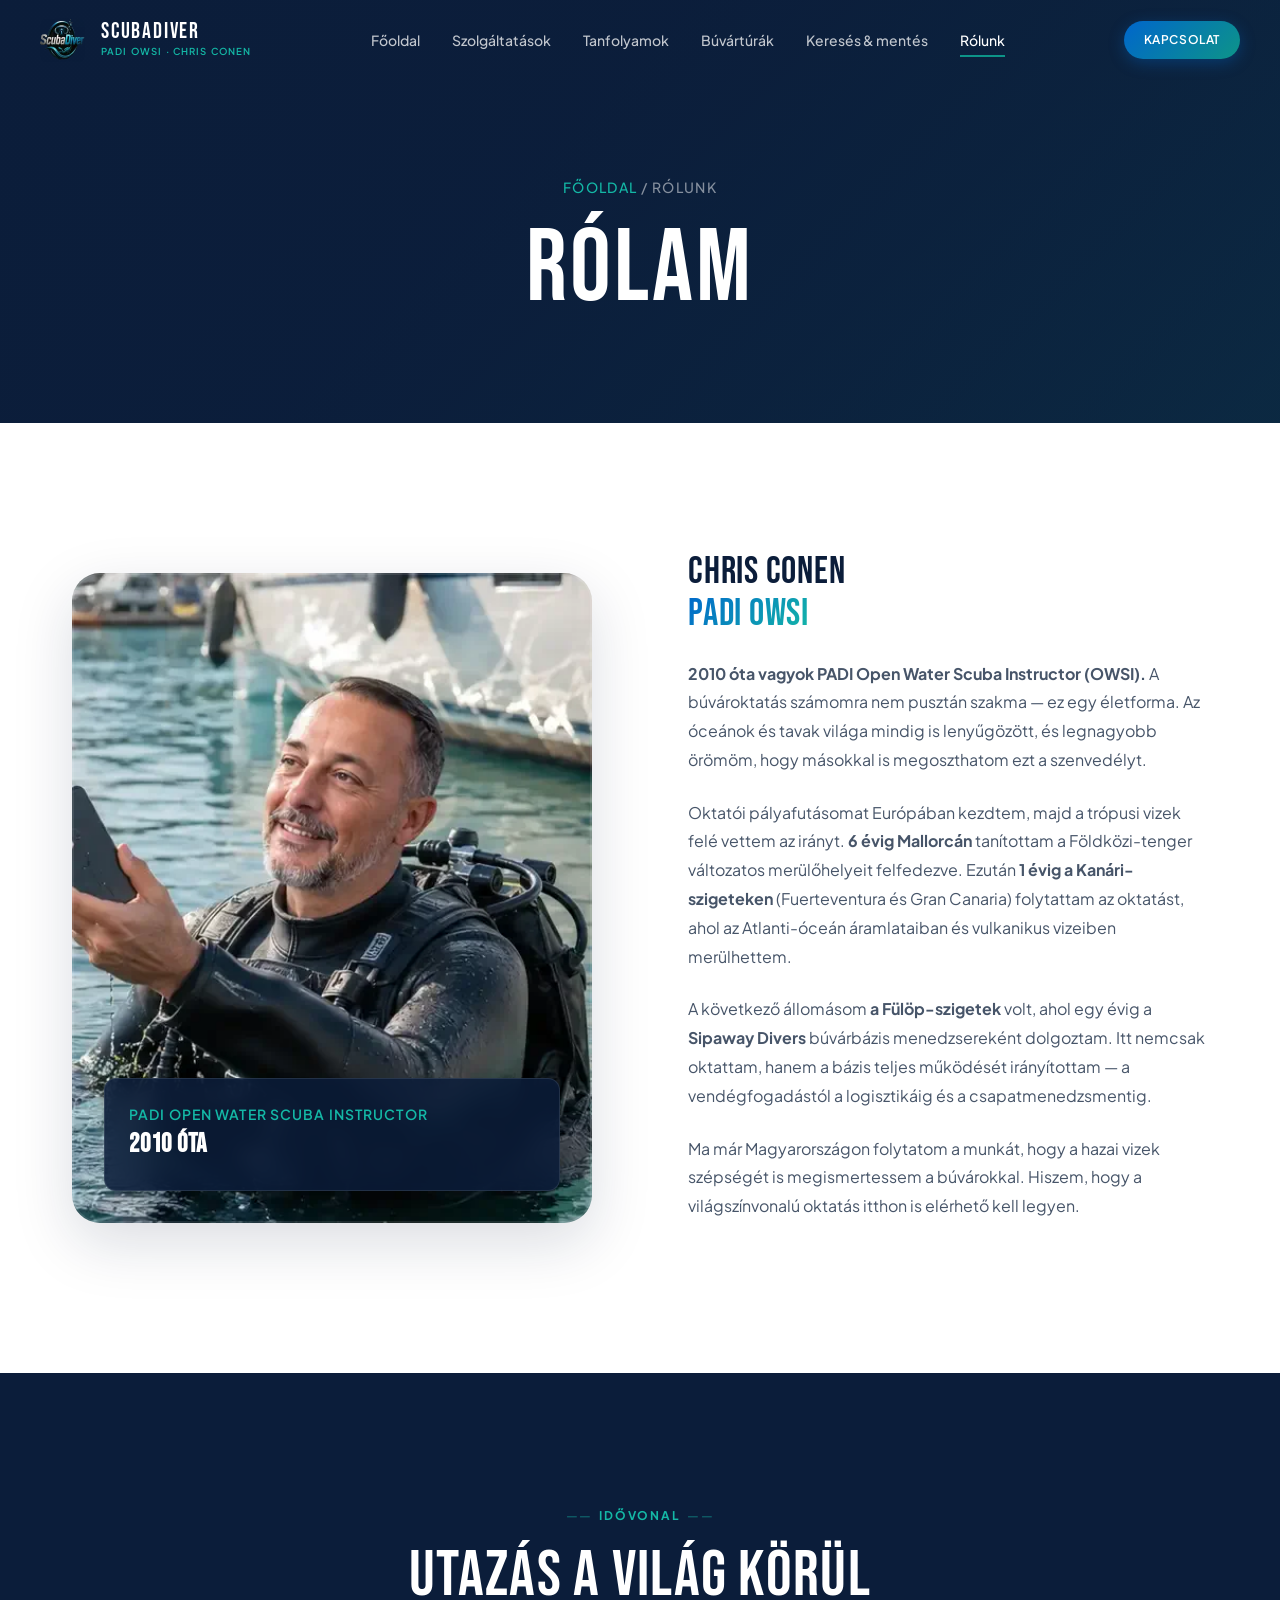
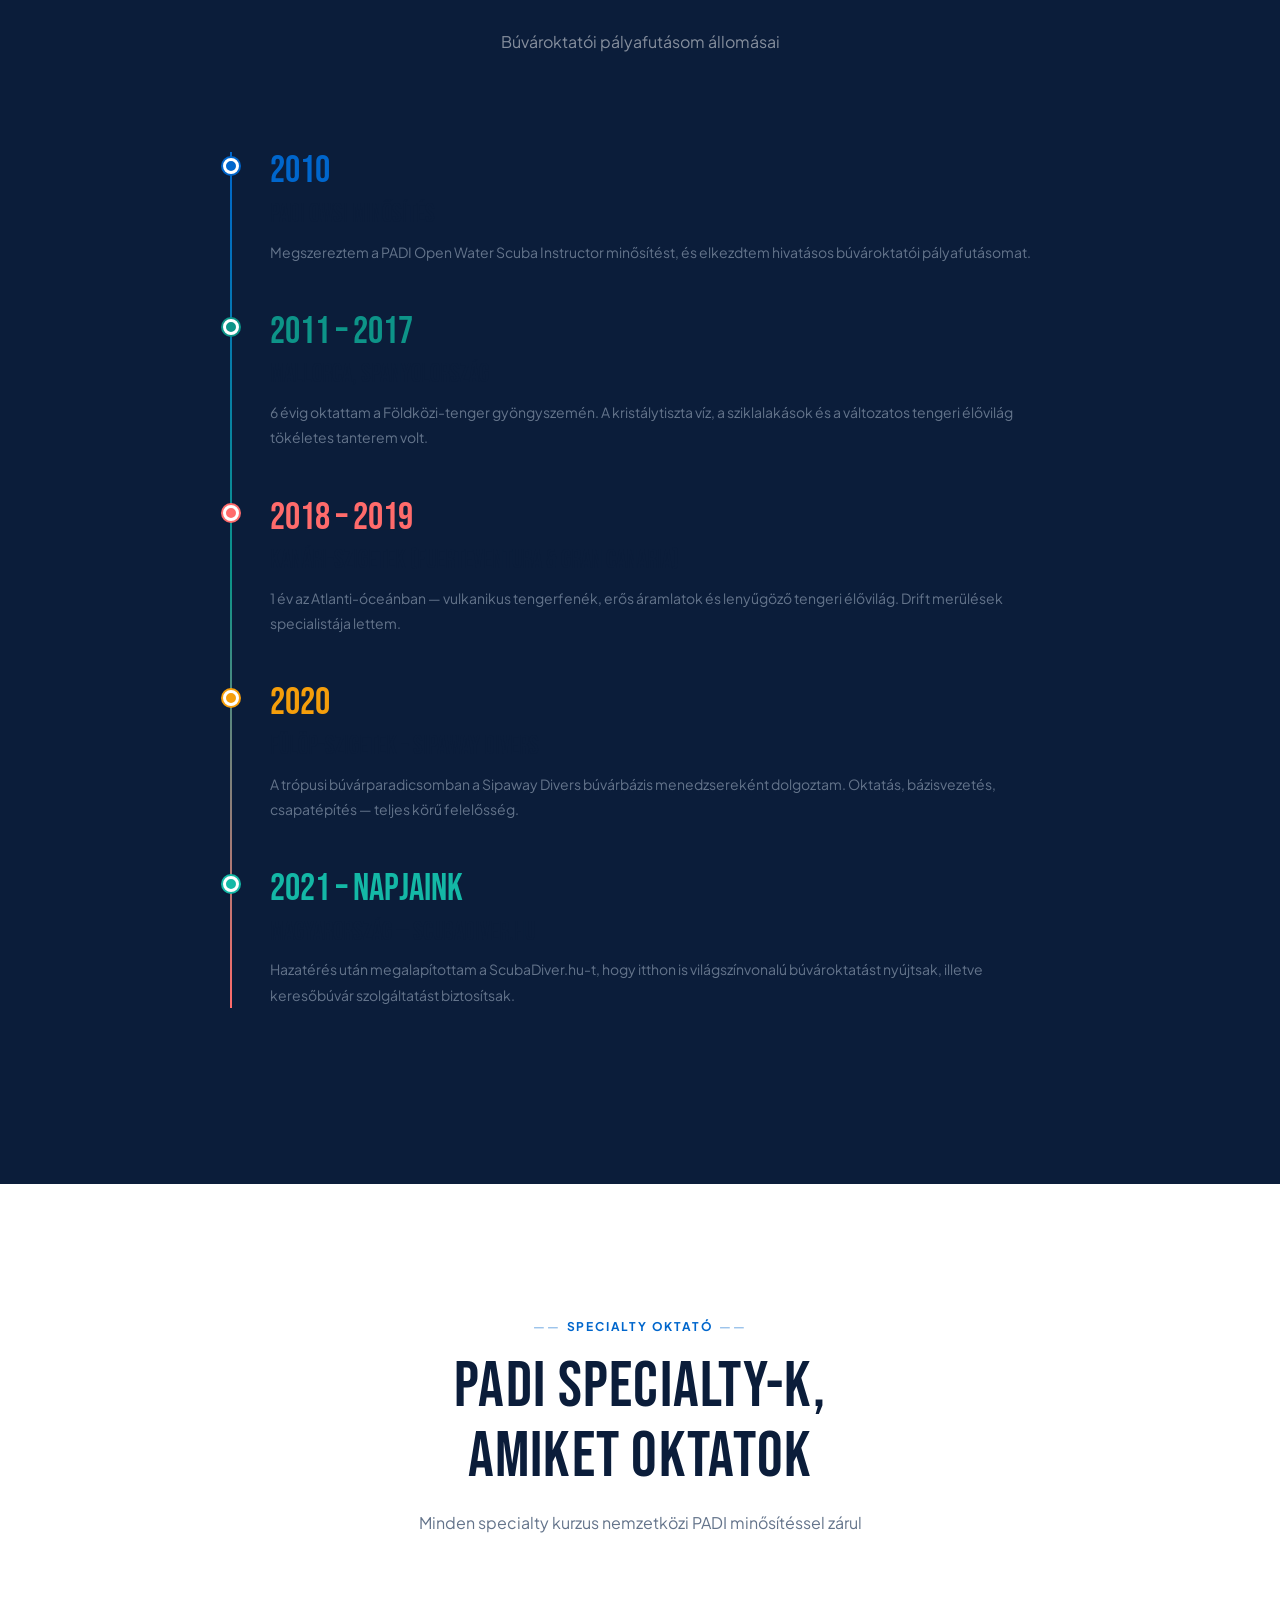
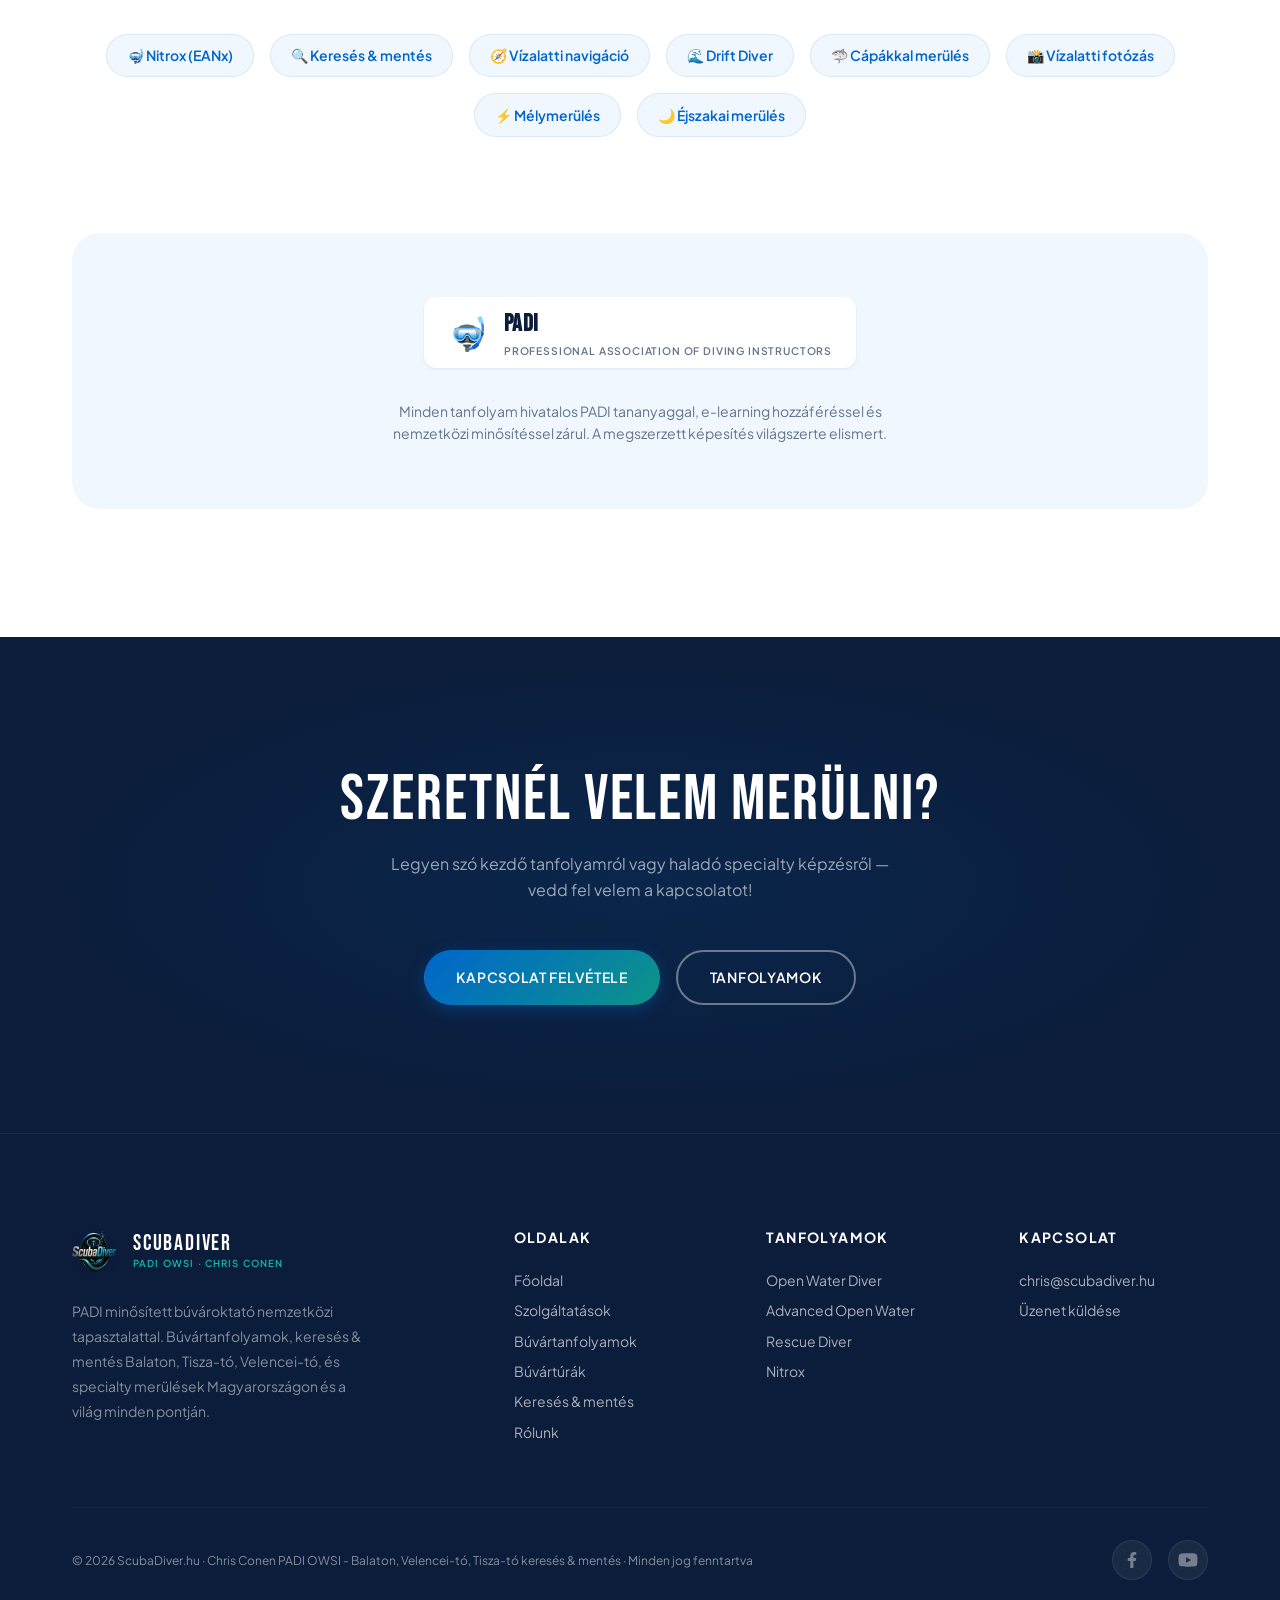
<file: rolunk.html>
<!DOCTYPE html>
<html lang="hu">
<head>
  <meta charset="UTF-8">
  <meta name="viewport" content="width=device-width, initial-scale=1.0">
  <meta http-equiv="Content-Security-Policy" content="default-src 'self'; script-src 'self'; style-src 'self' 'unsafe-inline'; img-src 'self' data:; font-src 'self'; media-src 'self'; connect-src 'self' https://formspree.io; form-action 'self' https://formspree.io; base-uri 'self'; object-src 'none'; upgrade-insecure-requests">
  <meta name="referrer" content="strict-origin-when-cross-origin">
  <meta name="theme-color" content="#0B1D3A">
  <title>Rólunk – ScubaDiver.hu | Chris Conen PADI OWSI Búvároktató</title>
  <meta name="description" content="Chris Conen PADI OWSI búvároktató bemutatkozása. 16+ év tapasztalat Mallorcán, Kanári-szigeteken és a Fülöp-szigeteken. Nitrox, Keresés & mentés, Navigáció specialtyk.">
  <meta name="keywords" content="Chris Conen, PADI OWSI, búvároktató, bemutatkozás, mallorca, kanári-szigetek, fulöp-szigetek, Sipaway Divers">
  <link rel="canonical" href="https://scubadiver.hu/rolunk">
  <meta property="og:title" content="Rólunk – ScubaDiver.hu | Chris Conen PADI OWSI">
  <meta property="og:description" content="Ismerd meg Chris Conen búvároktató történetét és tapasztalatát Mallorcától a Fülöp-szigetekig.">
  <meta property="og:url" content="https://scubadiver.hu/rolunk">
  <meta property="og:type" content="profile">
  <meta property="og:site_name" content="ScubaDiver.hu">
  <meta property="og:locale" content="hu_HU">
  <meta property="og:image" content="https://scubadiver.hu/images/buvartanfolyam-buvarkodas-og.jpg">
  <meta property="og:image:width" content="1200">
  <meta property="og:image:height" content="630">
  <meta property="og:image:alt" content="Rólunk – ScubaDiver.hu | Chris Conen PADI OWSI">
  <meta name="twitter:card" content="summary_large_image">
  <meta name="twitter:title" content="Rólunk – ScubaDiver.hu | Chris Conen PADI OWSI">
  <meta name="twitter:description" content="Ismerd meg Chris Conen búvároktató történetét és tapasztalatát Mallorcától a Fülöp-szigetekig.">
  <meta name="twitter:image" content="https://scubadiver.hu/images/buvartanfolyam-buvarkodas-og.jpg">
  <link rel="preload" href="fonts/pjs-variable-latin.woff2" as="font" type="font/woff2" crossorigin>
  <link rel="preload" href="fonts/pjs-variable-latin-ext.woff2" as="font" type="font/woff2" crossorigin>
  <link rel="preload" href="fonts/bebas-400-latin.woff2" as="font" type="font/woff2" crossorigin>
  <link rel="preload" href="fonts/bebas-400-latin-ext.woff2" as="font" type="font/woff2" crossorigin>
  <link rel="stylesheet" href="css/fonts.css">
  <link rel="stylesheet" href="css/style.css">
  <link rel="icon" type="image/svg+xml" href="data:image/svg+xml,<svg xmlns='http://www.w3.org/2000/svg' viewBox='0 0 100 100'><text y='.9em' font-size='90'>🤿</text></svg>">

  <!-- JSON-LD Person -->
  <script type="application/ld+json">
  {
    "@context": "https://schema.org",
    "@type": "Person",
    "name": "Chris Conen",
    "givenName": "Chris",
    "familyName": "Conen",
    "jobTitle": "PADI Open Water Scuba Instructor",
    "description": "PADI OWSI búvároktató 2010 óta. 6 év Mallorca, 1 év Kanári-szigetek, 1 év Fülöp-szigetek. Sipaway Divers búvárbázis menedzser.",
    "knowsAbout": ["Scuba Diving", "PADI Certification", "Nitrox", "Search and Rescue", "Underwater Navigation", "Drift Diving", "Shark Diving"],
    "alumniOf": "PADI"
  }
  </script>

  <script type="application/ld+json">
  {
    "@context": "https://schema.org",
    "@type": "BreadcrumbList",
    "itemListElement": [
      { "@type": "ListItem", "position": 1, "name": "Főoldal", "item": "https://scubadiver.hu/" },
      { "@type": "ListItem", "position": 2, "name": "Rólunk", "item": "https://scubadiver.hu/rolunk" }
    ]
  }
  </script>
</head>
<body>

  <a class="skip-link" href="#tartalom">Ugrás a tartalomhoz</a>

  <!-- ===== NAVBAR ===== -->
  <nav class="navbar" role="navigation" aria-label="Főmenü">
    <div class="navbar-inner">
      <a href="/" class="navbar-logo">
        <div class="navbar-logo-icon">
          <img src="images/buvartanfolyam-buvarkodas-balaton-logo-nav.webp" alt="ScubaDiver.hu logó">
        </div>
        <div class="navbar-logo-text">
          <span class="navbar-logo-title">ScubaDiver</span>
          <span class="navbar-logo-sub">PADI OWSI · Chris Conen</span>
        </div>
      </a>
      <div class="navbar-links">
        <a href="/">Főoldal</a>
        <a href="/szolgaltatasok">Szolgáltatások</a>
        <a href="/tanfolyamok">Tanfolyamok</a>
        <a href="/buvarturak">Búvártúrák</a>
        <a href="/kereses-mentes">Keresés &amp; mentés</a>
        <a href="/rolunk" class="active">Rólunk</a>
      </div>
      <div class="navbar-cta">
        <a href="/#kapcsolat" class="btn btn-primary btn-sm">Kapcsolat</a>
      </div>
      <button class="navbar-toggle" aria-label="Menü nyitás/zárás" aria-expanded="false">
        <span></span><span></span><span></span>
      </button>
    </div>
  </nav>
  <div class="nav-overlay" aria-hidden="true"></div>
  <a href="/#kapcsolat" class="navbar-cta-mobile btn btn-primary btn-sm">Kapcsolat</a>

  <main id="tartalom">

  <!-- ===== PAGE HERO ===== -->
  <section class="page-hero">
    <div style="position:absolute;inset:0;background:linear-gradient(135deg, #0B1D3A 0%, #0E2A4A 40%, #0D9488 100%);opacity:0.25;"></div>
    <div class="page-hero-overlay"></div>
    <div class="container page-hero-content">
      <p class="page-hero-breadcrumb"><a href="/">Főoldal</a> / Rólunk</p>
      <h1 class="page-hero-title">Rólam</h1>
    </div>
  </section>

  <!-- ===== ABOUT INTRO ===== -->
  <section class="section">
    <div class="container">
      <div class="about-intro">
        <div class="about-image-wrapper reveal">
          <img src="images/chris_conen_padi_búvároktató.webp" alt="Chris Conen – PADI OWSI búvároktató" class="about-image" loading="lazy">
          <div class="about-image-badge">
            <p>PADI Open Water Scuba Instructor</p>
            <strong>2010 óta</strong>
          </div>
        </div>
        <div class="about-text reveal">
          <h2>Chris Conen<br><span class="text-gradient">PADI OWSI</span></h2>
          <p>
            <strong>2010 óta vagyok PADI Open Water Scuba Instructor (OWSI).</strong> 
            A búvároktatás számomra nem pusztán szakma — ez egy életforma. 
            Az óceánok és tavak világa mindig is lenyűgözött, és legnagyobb örömöm, 
            hogy másokkal is megoszthatom ezt a szenvedélyt.
          </p>
          <p>
            Oktatói pályafutásomat Európában kezdtem, majd a trópusi vizek felé vettem az irányt. 
            <strong>6 évig Mallorcán</strong> tanítottam a Földközi-tenger változatos merülőhelyeit felfedezve. 
            Ezután <strong>1 évig a Kanári-szigeteken</strong> (Fuerteventura és Gran Canaria) folytattam 
            az oktatást, ahol az Atlanti-óceán áramlataiban és vulkanikus vizeiben merülhettem.
          </p>
          <p>
            A következő állomásom <strong>a Fülöp-szigetek</strong> volt, ahol egy évig a 
            <strong>Sipaway Divers</strong> búvárbázis menedzsereként dolgoztam. Itt nemcsak 
            oktattam, hanem a bázis teljes működését irányítottam — a vendégfogadástól a 
            logisztikáig és a csapatmenedzsmentig.
          </p>
          <p>
            Ma már Magyarországon folytatom a munkát, hogy a hazai vizek szépségét is 
            megismertessem a búvárokkal. Hiszem, hogy a világszínvonalú oktatás itthon is 
            elérhető kell legyen.
          </p>
        </div>
      </div>
    </div>
  </section>

  <!-- ===== TIMELINE ===== -->
  <section class="section section-dark">
    <div class="container">
      <div class="section-header reveal">
        <span class="section-label" style="color:var(--color-teal-light);">Idővonal</span>
        <h2 class="section-title" style="color:white;">Utazás a világ körül</h2>
        <p class="section-subtitle" style="color:rgba(255,255,255,0.5);">Búvároktatói pályafutásom állomásai</p>
      </div>

      <div class="container-narrow" style="margin-top:var(--space-3xl);">
        <div class="timeline">
          <div class="timeline-item">
            <div class="timeline-year">2010</div>
            <div class="timeline-title">PADI OWSI minősítés</div>
            <div class="timeline-text">Megszereztem a PADI Open Water Scuba Instructor minősítést, és elkezdtem hivatásos búvároktatói pályafutásomat.</div>
          </div>
          <div class="timeline-item">
            <div class="timeline-year">2011 – 2017</div>
            <div class="timeline-title">Mallorca, Spanyolország</div>
            <div class="timeline-text">6 évig oktattam a Földközi-tenger gyöngyszemén. A kristálytiszta víz, a sziklalakások és a változatos tengeri élővilág tökéletes tanterem volt.</div>
          </div>
          <div class="timeline-item">
            <div class="timeline-year">2018 – 2019</div>
            <div class="timeline-title">Kanári-szigetek (Fuerteventura &amp; Gran Canaria)</div>
            <div class="timeline-text">1 év az Atlanti-óceánban — vulkanikus tengerfenék, erős áramlatok és lenyűgöző tengeri élővilág. Drift merülések specialistája lettem.</div>
          </div>
          <div class="timeline-item">
            <div class="timeline-year">2020</div>
            <div class="timeline-title">Fülöp-szigetek – Sipaway Divers</div>
            <div class="timeline-text">A trópusi búvárparadicsomban a Sipaway Divers búvárbázis menedzsereként dolgoztam. Oktatás, bázisvezetés, csapatépítés — teljes körű felelősség.</div>
          </div>
          <div class="timeline-item">
            <div class="timeline-year">2021 – napjaink</div>
            <div class="timeline-title">Magyarország — ScubaDiver.hu</div>
            <div class="timeline-text">Hazatérés után megalapítottam a ScubaDiver.hu-t, hogy itthon is világszínvonalú búvároktatást nyújtsak, illetve keresőbúvár szolgáltatást biztosítsak.</div>
          </div>
        </div>
      </div>
    </div>
  </section>

  <!-- ===== SPECIALTIES ===== -->
  <section class="section">
    <div class="container">
      <div class="section-header reveal">
        <span class="section-label">Specialty oktató</span>
        <h2 class="section-title">PADI Specialty-k,<br>amiket oktatok</h2>
        <p class="section-subtitle">Minden specialty kurzus nemzetközi PADI minősítéssel zárul</p>
      </div>

      <div class="specialty-grid" style="margin-bottom:var(--space-3xl);">
        <span class="specialty-tag">🤿 Nitrox (EANx)</span>
        <span class="specialty-tag">🔍 Keresés &amp; mentés</span>
        <span class="specialty-tag">🧭 Vízalatti navigáció</span>
        <span class="specialty-tag">🌊 Drift Diver</span>
        <span class="specialty-tag">🦈 Cápákkal merülés</span>
        <span class="specialty-tag">📸 Vízalatti fotózás</span>
        <span class="specialty-tag">⚡ Mélymerülés</span>
        <span class="specialty-tag">🌙 Éjszakai merülés</span>
      </div>

      <!-- Certification -->
      <div class="cert-banner reveal">
        <div class="cert-banner-logos">
          <div style="display:flex;align-items:center;gap:var(--space-md);background:white;padding:0.5rem 1.5rem;border-radius:var(--radius-md);box-shadow:var(--shadow-sm);">
            <span style="font-size:2rem;">🤿</span>
            <div style="text-align:left;">
              <strong style="font-family:var(--font-display);font-size:1.5rem;color:var(--color-deep);letter-spacing:0.02em;">PADI</strong>
              <p style="font-size:0.65rem;color:var(--color-gray-500);text-transform:uppercase;letter-spacing:0.08em;font-weight:600;">Professional Association of Diving Instructors</p>
            </div>
          </div>
        </div>
        <p>Minden tanfolyam hivatalos PADI tananyaggal, e-learning hozzáféréssel és nemzetközi minősítéssel zárul. 
        A megszerzett képesítés világszerte elismert.</p>
      </div>
    </div>
  </section>

  <!-- ===== CTA ===== -->
  <section class="cta-section">
    <div class="container reveal">
      <h2 class="display-2">Szeretnél velem merülni?</h2>
      <p>Legyen szó kezdő tanfolyamról vagy haladó specialty képzésről — vedd fel velem a kapcsolatot!</p>
      <div class="cta-actions">
        <a href="/#kapcsolat" class="btn btn-primary">Kapcsolat felvétele</a>
        <a href="/tanfolyamok" class="btn btn-secondary">Tanfolyamok</a>
      </div>
    </div>
  </section>

  </main>

  <!-- ===== FOOTER ===== -->
  <footer class="footer">
    <div class="container">
      <div class="footer-grid">
        <div class="footer-brand">
          <a href="/" class="navbar-logo" style="position:static;">
            <div class="navbar-logo-icon">
              <img src="images/buvartanfolyam-buvarkodas-balaton-logo-nav.webp" alt="ScubaDiver.hu logó">
            </div>
            <div class="navbar-logo-text">
              <span class="navbar-logo-title">ScubaDiver</span>
              <span class="navbar-logo-sub">PADI OWSI · Chris Conen</span>
            </div>
          </a>
          <p>PADI minősített búvároktató nemzetközi tapasztalattal. Búvártanfolyamok, keresés & mentés Balaton, Tisza-tó, Velencei-tó, és specialty merülések Magyarországon és a világ minden pontján.</p>
        </div>
        <div>
          <h4>Oldalak</h4>
          <div class="footer-links">
            <a href="/">Főoldal</a>
            <a href="/szolgaltatasok">Szolgáltatások</a>
            <a href="/tanfolyamok">Búvártanfolyamok</a>
            <a href="/buvarturak">Búvártúrák</a>
            <a href="/kereses-mentes">Keresés &amp; mentés</a>
            <a href="/rolunk">Rólunk</a>
          </div>
        </div>
        <div>
          <h4>Tanfolyamok</h4>
          <div class="footer-links">
            <a href="/tanfolyamok#open-water">Open Water Diver</a>
            <a href="/tanfolyamok#advanced">Advanced Open Water</a>
            <a href="/tanfolyamok#rescue">Rescue Diver</a>
            <a href="/tanfolyamok#nitrox">Nitrox</a>
          </div>
        </div>
        <div>
          <h4>Kapcsolat</h4>
          <div class="footer-links">
            <a href="mailto:chris@scubadiver.hu">chris@scubadiver.hu</a>
            <a href="/#kapcsolat">Üzenet küldése</a>
          </div>
        </div>
      </div>
      <div class="footer-bottom">
        <p>&copy; 2026 ScubaDiver.hu · Chris Conen PADI OWSI - Balaton, Velencei-tó, Tisza-tó keresés & mentés · Minden jog fenntartva</p>
        <div class="footer-social">
          <a href="https://www.facebook.com/buvartanfolyam.buvarkodas.balaton.kereso.buvar" target="_blank" rel="noopener noreferrer" aria-label="Facebook" title="Facebook"><svg width="16" height="16" viewBox="0 0 320 512" fill="currentColor" aria-hidden="true"><path d="M279.14 288l14.22-92.66h-88.91v-60.13c0-25.35 12.42-50.06 52.24-50.06h40.42V6.26S260.43 0 225.36 0c-73.22 0-121.08 44.38-121.08 124.72v70.62H22.89V288h81.39v224h100.17V288z"/></svg></a>
          <a href="https://www.youtube.com/@buvartanfolyamok-kereses-buvar" target="_blank" rel="noopener noreferrer" aria-label="YouTube" title="YouTube"><svg width="20" height="20" viewBox="0 0 576 512" fill="currentColor" aria-hidden="true"><path d="M549.655 124.083c-6.281-23.65-24.787-42.276-48.284-48.597C458.781 64 288 64 288 64S117.22 64 74.629 75.486c-23.497 6.322-42.003 24.947-48.284 48.597-11.412 42.867-11.412 132.305-11.412 132.305s0 89.438 11.412 132.305c6.281 23.65 24.787 41.5 48.284 47.821C117.22 448 288 448 288 448s170.78 0 213.371-11.486c23.497-6.321 42.003-24.171 48.284-47.821 11.412-42.867 11.412-132.305 11.412-132.305s0-89.438-11.412-132.305zm-317.51 213.508V175.185l142.739 81.205-142.739 81.201z"/></svg></a>
        </div>
      </div>
    </div>
  </footer>

  <script src="js/main.js"></script>
</body>
</html>
</file>
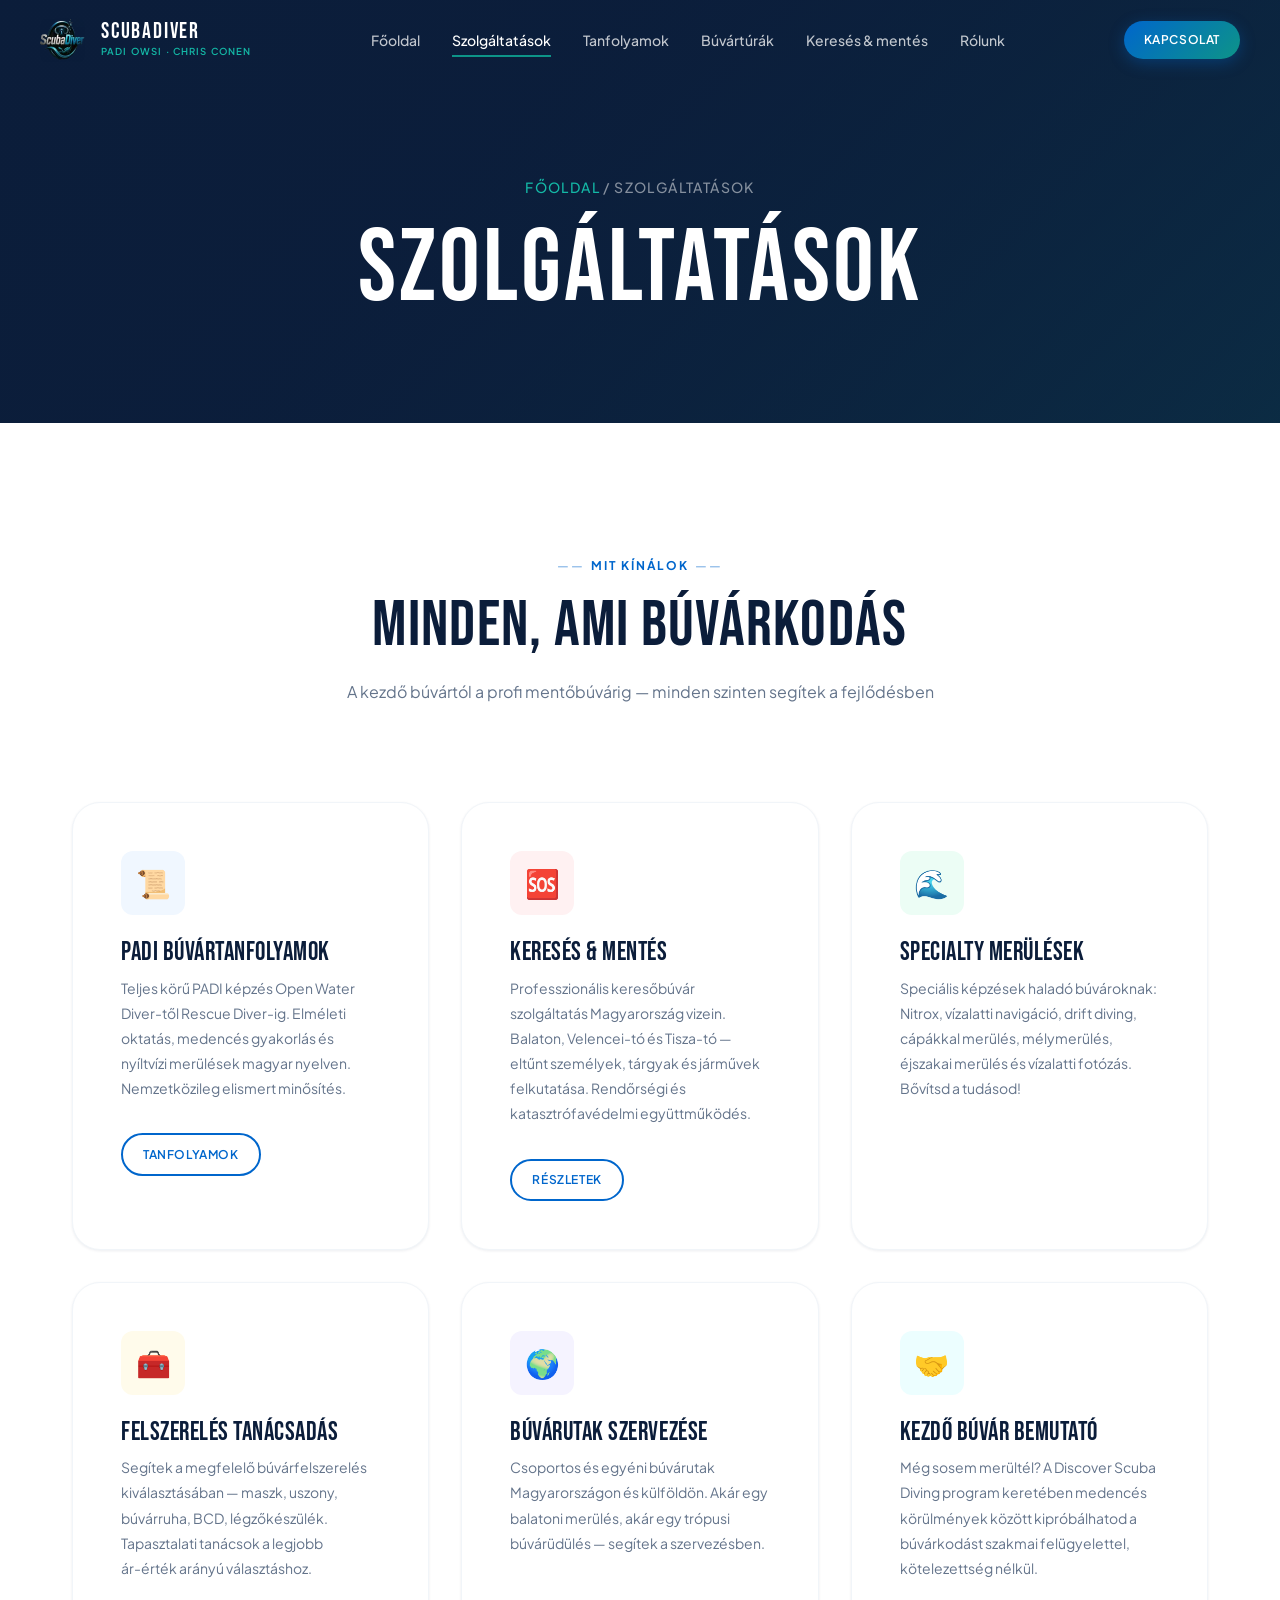
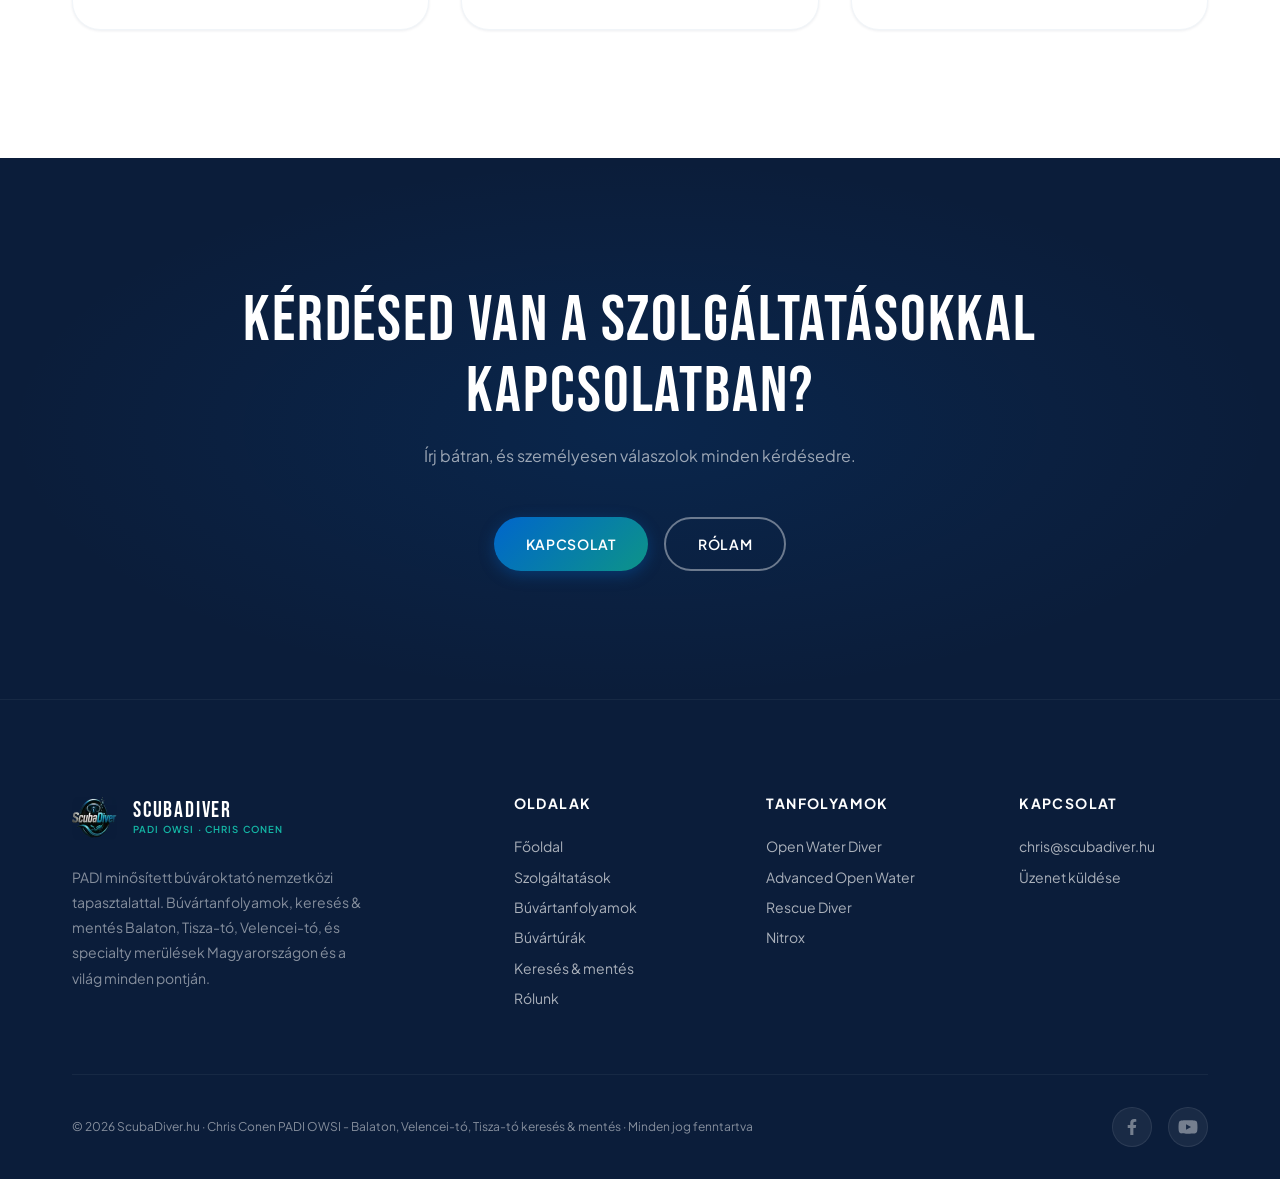
<file: szolgaltatasok.html>
<!DOCTYPE html>
<html lang="hu">
<head>
  <meta charset="UTF-8">
  <meta name="viewport" content="width=device-width, initial-scale=1.0">
  <meta http-equiv="Content-Security-Policy" content="default-src 'self'; script-src 'self'; style-src 'self' 'unsafe-inline'; img-src 'self' data:; font-src 'self'; media-src 'self'; connect-src 'self' https://formspree.io; form-action 'self' https://formspree.io; base-uri 'self'; object-src 'none'; upgrade-insecure-requests">
  <meta name="referrer" content="strict-origin-when-cross-origin">
  <meta name="theme-color" content="#0B1D3A">
  <title>Szolgáltatások – ScubaDiver.hu | PADI Búvároktató Chris Conen</title>
  <meta name="description" content="PADI búvároktatási szolgáltatások – búvártanfolyamok, keresés & mentés, specialty merülések, felszerelés tanácsadás és búvárutak Magyarországon.">
  <meta name="keywords" content="búvárszolgáltatás, PADI tanfolyam, búvároktatás, nitrox, specialty, búvárfelszerelés, búvárutak, magyarország">
  <link rel="canonical" href="https://scubadiver.hu/szolgaltatasok">
  <meta property="og:title" content="Szolgáltatások – ScubaDiver.hu">
  <meta property="og:description" content="Teljes körű búvároktatási szolgáltatások Chris Conen PADI OWSI-vel.">
  <meta property="og:url" content="https://scubadiver.hu/szolgaltatasok">
  <meta property="og:type" content="website">
  <meta property="og:site_name" content="ScubaDiver.hu">
  <meta property="og:locale" content="hu_HU">
  <meta property="og:image" content="https://scubadiver.hu/images/buvartanfolyam-buvarkodas-og.jpg">
  <meta property="og:image:width" content="1200">
  <meta property="og:image:height" content="630">
  <meta property="og:image:alt" content="Szolgáltatások – ScubaDiver.hu">
  <meta name="twitter:card" content="summary_large_image">
  <meta name="twitter:title" content="Szolgáltatások – ScubaDiver.hu">
  <meta name="twitter:description" content="Teljes körű búvároktatási szolgáltatások Chris Conen PADI OWSI-vel.">
  <meta name="twitter:image" content="https://scubadiver.hu/images/buvartanfolyam-buvarkodas-og.jpg">
  <link rel="preload" href="fonts/pjs-variable-latin.woff2" as="font" type="font/woff2" crossorigin>
  <link rel="preload" href="fonts/pjs-variable-latin-ext.woff2" as="font" type="font/woff2" crossorigin>
  <link rel="preload" href="fonts/bebas-400-latin.woff2" as="font" type="font/woff2" crossorigin>
  <link rel="preload" href="fonts/bebas-400-latin-ext.woff2" as="font" type="font/woff2" crossorigin>
  <link rel="stylesheet" href="css/fonts.css">
  <link rel="stylesheet" href="css/style.css">
  <link rel="icon" type="image/svg+xml" href="data:image/svg+xml,<svg xmlns='http://www.w3.org/2000/svg' viewBox='0 0 100 100'><text y='.9em' font-size='90'>🤿</text></svg>">

  <!-- JSON-LD Structured Data -->
  <script type="application/ld+json">
  {
    "@context": "https://schema.org",
    "@type": "Service",
    "provider": {
      "@type": "Person",
      "name": "Chris Conen",
      "jobTitle": "PADI Open Water Scuba Instructor"
    },
    "name": "Búvároktatási szolgáltatások",
    "description": "PADI búvártanfolyamok, keresés & mentés, specialty merülések, felszerelés tanácsadás és búvárutak szervezése."
  }
  </script>

  <script type="application/ld+json">
  {
    "@context": "https://schema.org",
    "@type": "BreadcrumbList",
    "itemListElement": [
      { "@type": "ListItem", "position": 1, "name": "Főoldal", "item": "https://scubadiver.hu/" },
      { "@type": "ListItem", "position": 2, "name": "Szolgáltatások", "item": "https://scubadiver.hu/szolgaltatasok" }
    ]
  }
  </script>
</head>
<body>

  <a class="skip-link" href="#tartalom">Ugrás a tartalomhoz</a>

  <!-- ===== NAVBAR ===== -->
  <nav class="navbar" role="navigation" aria-label="Főmenü">
    <div class="navbar-inner">
      <a href="/" class="navbar-logo">
        <div class="navbar-logo-icon">
          <img src="images/buvartanfolyam-buvarkodas-balaton-logo-nav.webp" alt="ScubaDiver.hu logó">
        </div>
        <div class="navbar-logo-text">
          <span class="navbar-logo-title">ScubaDiver</span>
          <span class="navbar-logo-sub">PADI OWSI · Chris Conen</span>
        </div>
      </a>
      <div class="navbar-links">
        <a href="/">Főoldal</a>
        <a href="/szolgaltatasok" class="active">Szolgáltatások</a>
        <a href="/tanfolyamok">Tanfolyamok</a>
        <a href="/buvarturak">Búvártúrák</a>
        <a href="/kereses-mentes">Keresés &amp; mentés</a>
        <a href="/rolunk">Rólunk</a>
      </div>
      <div class="navbar-cta">
        <a href="/#kapcsolat" class="btn btn-primary btn-sm">Kapcsolat</a>
      </div>
      <button class="navbar-toggle" aria-label="Menü nyitás/zárás" aria-expanded="false">
        <span></span><span></span><span></span>
      </button>
    </div>
  </nav>
  <div class="nav-overlay" aria-hidden="true"></div>
  <a href="/#kapcsolat" class="navbar-cta-mobile btn btn-primary btn-sm">Kapcsolat</a>

  <main id="tartalom">

  <!-- ===== PAGE HERO ===== -->
  <section class="page-hero">
    <div style="position:absolute;inset:0;background:linear-gradient(135deg, #0B1D3A 0%, #0E2A4A 40%, #0D9488 100%);opacity:0.3;"></div>
    <div class="page-hero-overlay"></div>
    <div class="container page-hero-content">
      <p class="page-hero-breadcrumb"><a href="/">Főoldal</a> / Szolgáltatások</p>
      <h1 class="page-hero-title">Szolgáltatások</h1>
    </div>
  </section>

  <!-- ===== SERVICES FULL ===== -->
  <section class="section">
    <div class="container">
      <div class="section-header reveal">
        <span class="section-label">Mit kínálok</span>
        <h2 class="section-title">Minden, ami búvárkodás</h2>
        <p class="section-subtitle">A kezdő búvártól a profi mentőbúvárig — minden szinten segítek a fejlődésben</p>
      </div>

      <div class="services-grid">
        <div class="service-card reveal">
          <div class="service-card-icon blue">📜</div>
          <h3>PADI Búvártanfolyamok</h3>
          <p>Teljes körű PADI képzés Open Water Diver-től Rescue Diver-ig. Elméleti oktatás, medencés gyakorlás és nyíltvízi merülések magyar nyelven. Nemzetközileg elismert minősítés.</p>
          <a href="/tanfolyamok" class="btn btn-outline btn-sm mt-xl">Tanfolyamok</a>
        </div>
        <div class="service-card reveal">
          <div class="service-card-icon coral">🆘</div>
          <h3>Keresés &amp; mentés</h3>
          <p>Professzionális keresőbúvár szolgáltatás Magyarország vizein. Balaton, Velencei-tó és Tisza-tó — eltűnt személyek, tárgyak és járművek felkutatása. Rendőrségi és katasztrófavédelmi együttműködés.</p>
          <a href="/kereses-mentes" class="btn btn-outline btn-sm mt-xl">Részletek</a>
        </div>
        <div class="service-card reveal">
          <div class="service-card-icon teal">🌊</div>
          <h3>Specialty merülések</h3>
          <p>Speciális képzések haladó búvároknak: Nitrox, vízalatti navigáció, drift diving, cápákkal merülés, mélymerülés, éjszakai merülés és vízalatti fotózás. Bővítsd a tudásod!</p>
        </div>
        <div class="service-card reveal">
          <div class="service-card-icon gold">🧰</div>
          <h3>Felszerelés tanácsadás</h3>
          <p>Segítek a megfelelő búvárfelszerelés kiválasztásában — maszk, uszony, búvárruha, BCD, légzőkészülék. Tapasztalati tanácsok a legjobb ár-érték arányú választáshoz.</p>
        </div>
        <div class="service-card reveal">
          <div class="service-card-icon purple">🌍</div>
          <h3>Búvárutak szervezése</h3>
          <p>Csoportos és egyéni búvárutak Magyarországon és külföldön. Akár egy balatoni merülés, akár egy trópusi búvárüdülés — segítek a szervezésben.</p>
        </div>
        <div class="service-card reveal">
          <div class="service-card-icon cyan">🤝</div>
          <h3>Kezdő búvár bemutató</h3>
          <p>Még sosem merültél? A Discover Scuba Diving program keretében medencés körülmények között kipróbálhatod a búvárkodást szakmai felügyelettel, kötelezettség nélkül.</p>
        </div>
      </div>
    </div>
  </section>

  <!-- ===== CTA ===== -->
  <section class="cta-section">
    <div class="container reveal">
      <h2 class="display-2">Kérdésed van a szolgáltatásokkal kapcsolatban?</h2>
      <p>Írj bátran, és személyesen válaszolok minden kérdésedre.</p>
      <div class="cta-actions">
        <a href="/#kapcsolat" class="btn btn-primary">Kapcsolat</a>
        <a href="/rolunk" class="btn btn-secondary">Rólam</a>
      </div>
    </div>
  </section>

  </main>

  <!-- ===== FOOTER ===== -->
  <footer class="footer">
    <div class="container">
      <div class="footer-grid">
        <div class="footer-brand">
          <a href="/" class="navbar-logo" style="position:static;">
            <div class="navbar-logo-icon">
              <img src="images/buvartanfolyam-buvarkodas-balaton-logo-nav.webp" alt="ScubaDiver.hu logó">
            </div>
            <div class="navbar-logo-text">
              <span class="navbar-logo-title">ScubaDiver</span>
              <span class="navbar-logo-sub">PADI OWSI · Chris Conen</span>
            </div>
          </a>
          <p>PADI minősített búvároktató nemzetközi tapasztalattal. Búvártanfolyamok, keresés & mentés Balaton, Tisza-tó, Velencei-tó, és specialty merülések Magyarországon és a világ minden pontján.</p>
        </div>
        <div>
          <h4>Oldalak</h4>
          <div class="footer-links">
            <a href="/">Főoldal</a>
            <a href="/szolgaltatasok">Szolgáltatások</a>
            <a href="/tanfolyamok">Búvártanfolyamok</a>
            <a href="/buvarturak">Búvártúrák</a>
            <a href="/kereses-mentes">Keresés &amp; mentés</a>
            <a href="/rolunk">Rólunk</a>
          </div>
        </div>
        <div>
          <h4>Tanfolyamok</h4>
          <div class="footer-links">
            <a href="/tanfolyamok#open-water">Open Water Diver</a>
            <a href="/tanfolyamok#advanced">Advanced Open Water</a>
            <a href="/tanfolyamok#rescue">Rescue Diver</a>
            <a href="/tanfolyamok#nitrox">Nitrox</a>
          </div>
        </div>
        <div>
          <h4>Kapcsolat</h4>
          <div class="footer-links">
            <a href="mailto:chris@scubadiver.hu">chris@scubadiver.hu</a>
            <a href="/#kapcsolat">Üzenet küldése</a>
          </div>
        </div>
      </div>
      <div class="footer-bottom">
        <p>&copy; 2026 ScubaDiver.hu · Chris Conen PADI OWSI - Balaton, Velencei-tó, Tisza-tó keresés & mentés · Minden jog fenntartva</p>
        <div class="footer-social">
          <a href="https://www.facebook.com/buvartanfolyam.buvarkodas.balaton.kereso.buvar" target="_blank" rel="noopener noreferrer" aria-label="Facebook" title="Facebook"><svg width="16" height="16" viewBox="0 0 320 512" fill="currentColor" aria-hidden="true"><path d="M279.14 288l14.22-92.66h-88.91v-60.13c0-25.35 12.42-50.06 52.24-50.06h40.42V6.26S260.43 0 225.36 0c-73.22 0-121.08 44.38-121.08 124.72v70.62H22.89V288h81.39v224h100.17V288z"/></svg></a>
          <a href="https://www.youtube.com/@buvartanfolyamok-kereses-buvar" target="_blank" rel="noopener noreferrer" aria-label="YouTube" title="YouTube"><svg width="20" height="20" viewBox="0 0 576 512" fill="currentColor" aria-hidden="true"><path d="M549.655 124.083c-6.281-23.65-24.787-42.276-48.284-48.597C458.781 64 288 64 288 64S117.22 64 74.629 75.486c-23.497 6.322-42.003 24.947-48.284 48.597-11.412 42.867-11.412 132.305-11.412 132.305s0 89.438 11.412 132.305c6.281 23.65 24.787 41.5 48.284 47.821C117.22 448 288 448 288 448s170.78 0 213.371-11.486c23.497-6.321 42.003-24.171 48.284-47.821 11.412-42.867 11.412-132.305 11.412-132.305s0-89.438-11.412-132.305zm-317.51 213.508V175.185l142.739 81.205-142.739 81.201z"/></svg></a>
        </div>
      </div>
    </div>
  </footer>

  <script src="js/main.js"></script>
</body>
</html>
</file>
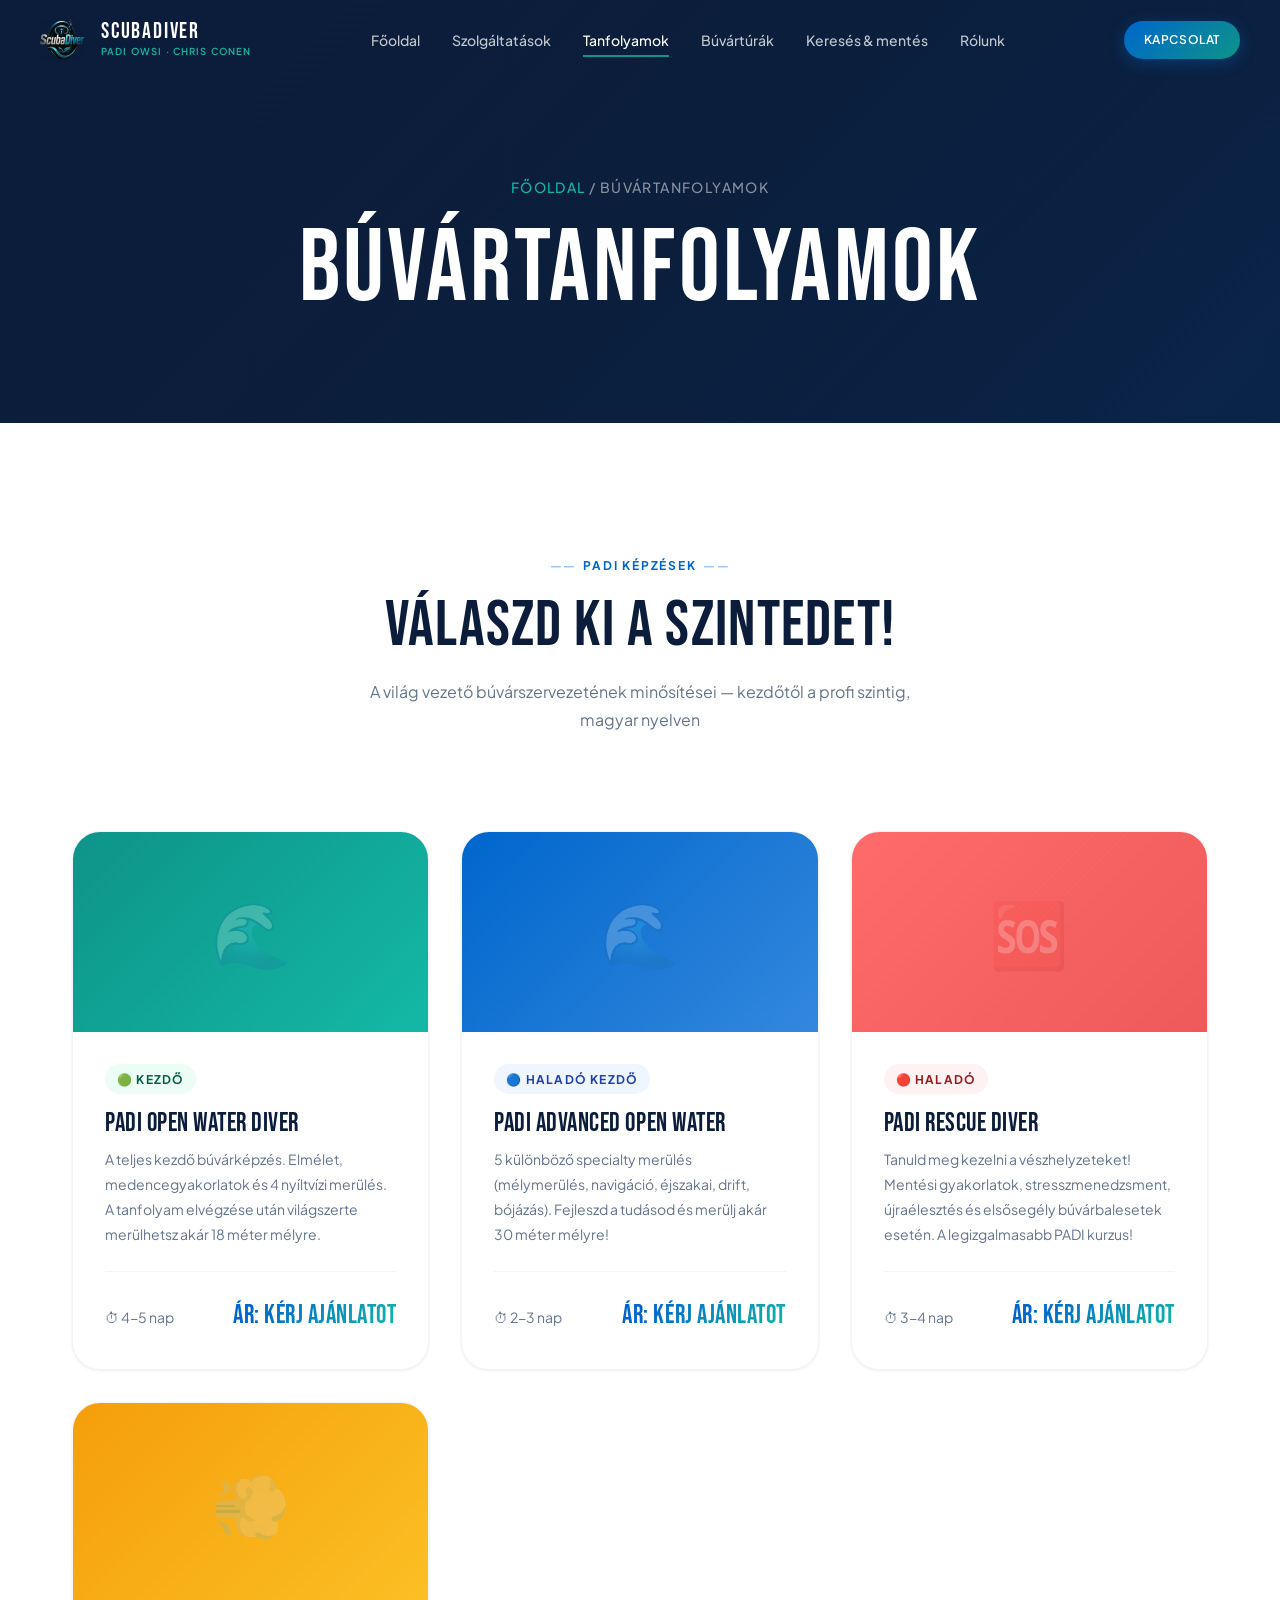
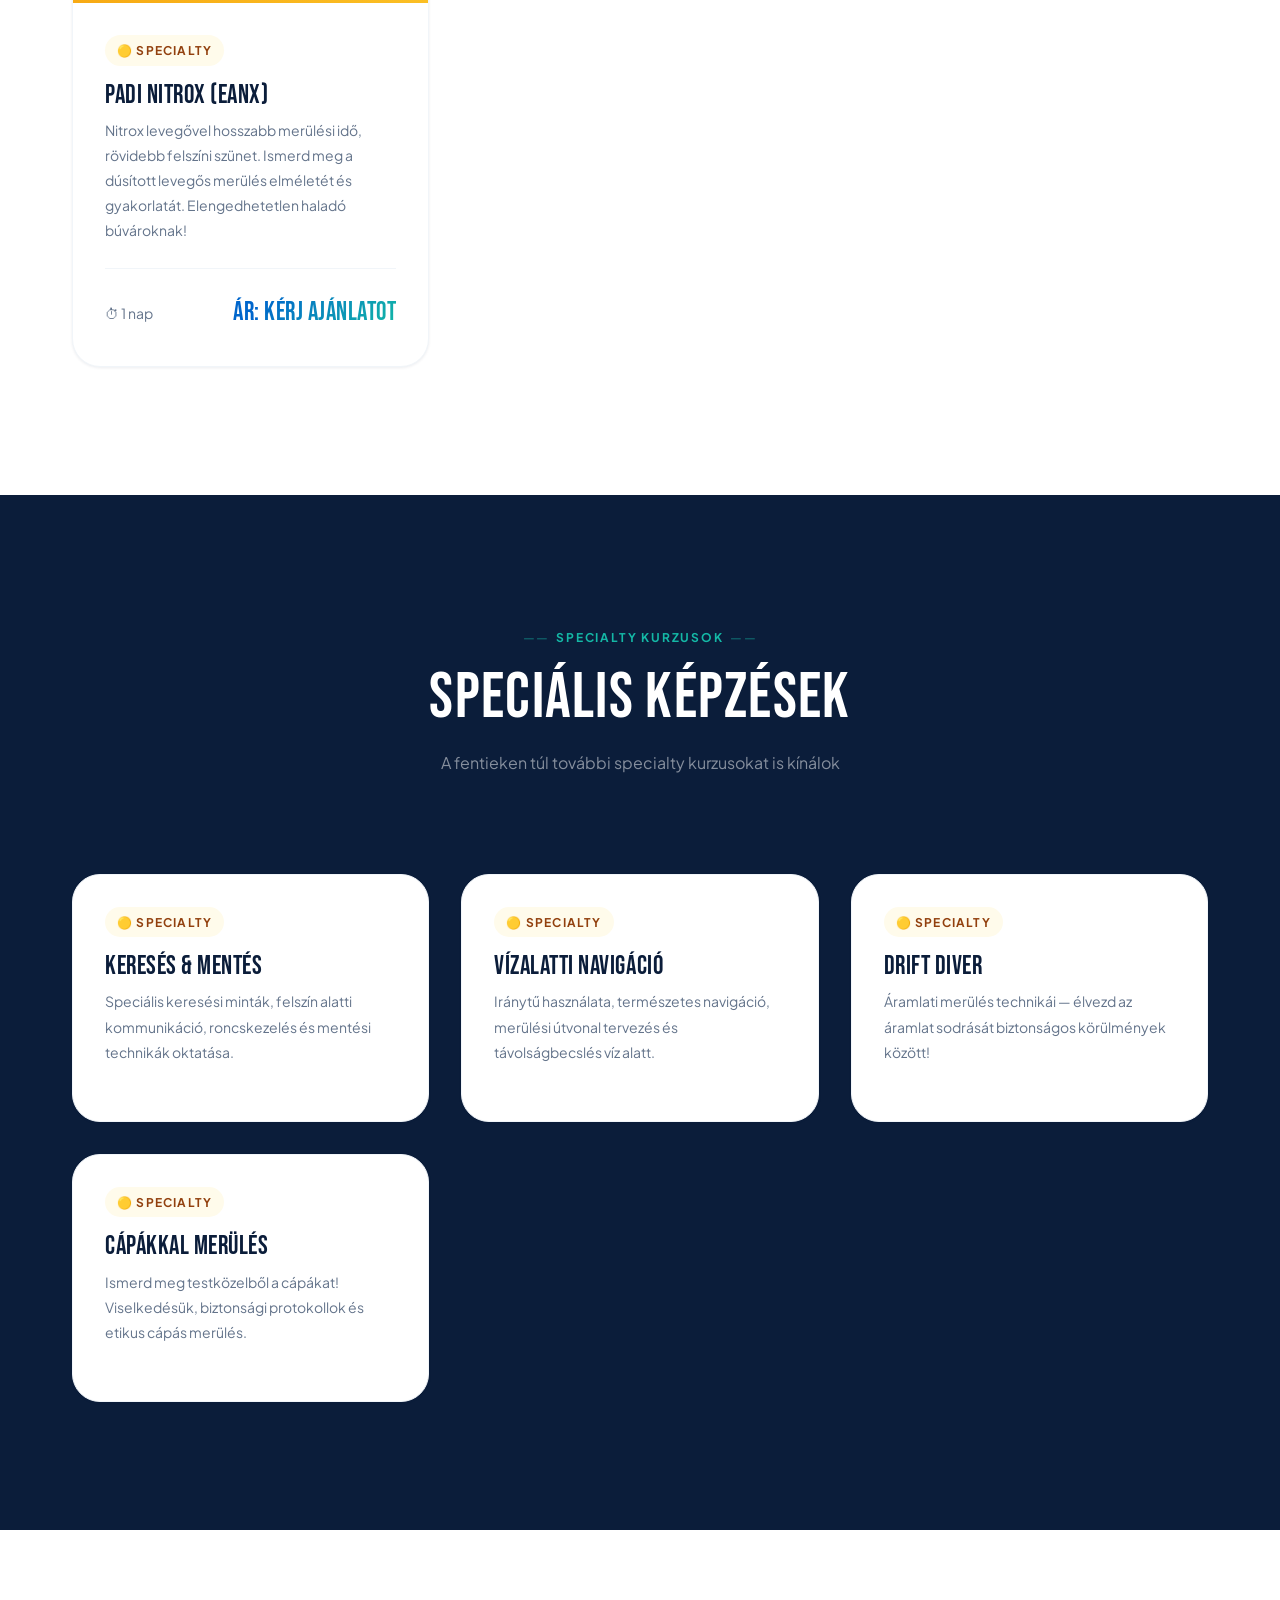
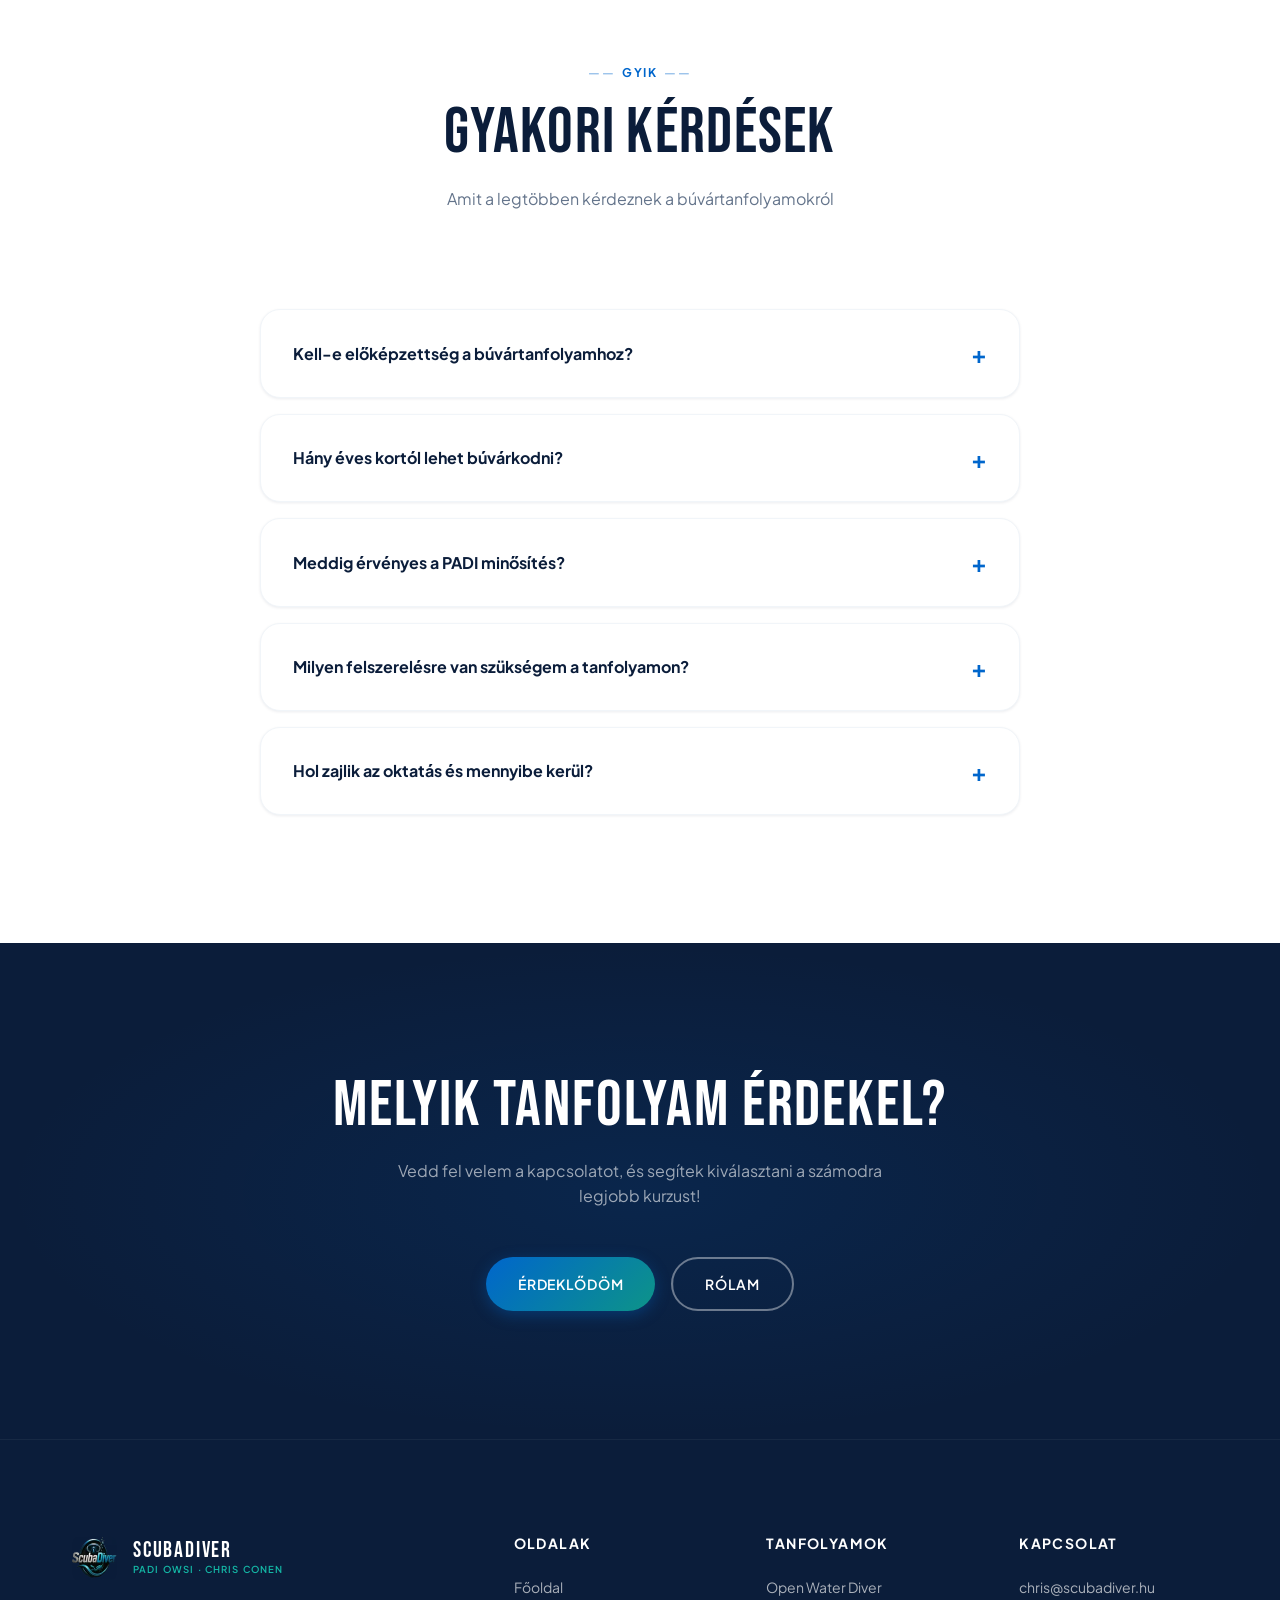
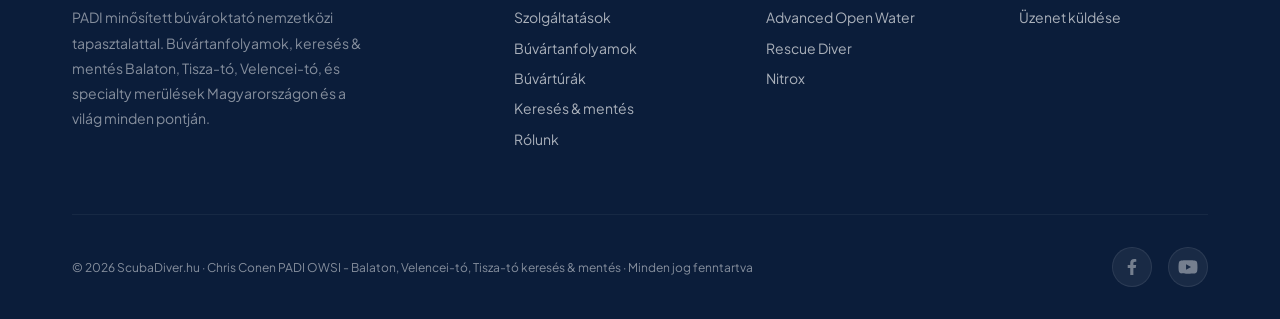
<file: tanfolyamok.html>
<!DOCTYPE html>
<html lang="hu">
<head>
  <meta charset="UTF-8">
  <meta name="viewport" content="width=device-width, initial-scale=1.0">
  <meta http-equiv="Content-Security-Policy" content="default-src 'self'; script-src 'self'; style-src 'self' 'unsafe-inline'; img-src 'self' data:; font-src 'self'; media-src 'self'; connect-src 'self' https://formspree.io; form-action 'self' https://formspree.io; base-uri 'self'; object-src 'none'; upgrade-insecure-requests">
  <meta name="referrer" content="strict-origin-when-cross-origin">
  <meta name="theme-color" content="#0B1D3A">
  <title>Búvártanfolyamok – ScubaDiver.hu | PADI Kurzusok</title>
  <meta name="description" content="PADI búvártanfolyamok Magyarországon: Open Water Diver, Advanced Open Water, Rescue Diver, Nitrox és Specialty kurzusok Chris Conen PADI OWSI oktatóval.">
  <meta name="keywords" content="PADI tanfolyam, open water diver, advanced open water, rescue diver, nitrox, búvártanfolyam, búvárképzés, magyarország">
  <link rel="canonical" href="https://scubadiver.hu/tanfolyamok">
  <meta property="og:title" content="Búvártanfolyamok – ScubaDiver.hu | PADI Kurzusok">
  <meta property="og:description" content="Teljes PADI kurzus kínálat Open Water-tól Rescue Diver-ig. Nemzetközi minősítés magyar nyelven.">
  <meta property="og:url" content="https://scubadiver.hu/tanfolyamok">
  <meta property="og:type" content="website">
  <meta property="og:site_name" content="ScubaDiver.hu">
  <meta property="og:locale" content="hu_HU">
  <meta property="og:image" content="https://scubadiver.hu/images/buvartanfolyam-buvarkodas-og.jpg">
  <meta property="og:image:width" content="1200">
  <meta property="og:image:height" content="630">
  <meta property="og:image:alt" content="Búvártanfolyamok – ScubaDiver.hu | PADI Kurzusok">
  <meta name="twitter:card" content="summary_large_image">
  <meta name="twitter:title" content="Búvártanfolyamok – ScubaDiver.hu | PADI Kurzusok">
  <meta name="twitter:description" content="Teljes PADI kurzus kínálat Open Water-tól Rescue Diver-ig. Nemzetközi minősítés magyar nyelven.">
  <meta name="twitter:image" content="https://scubadiver.hu/images/buvartanfolyam-buvarkodas-og.jpg">
  <link rel="preload" href="fonts/pjs-variable-latin.woff2" as="font" type="font/woff2" crossorigin>
  <link rel="preload" href="fonts/pjs-variable-latin-ext.woff2" as="font" type="font/woff2" crossorigin>
  <link rel="preload" href="fonts/bebas-400-latin.woff2" as="font" type="font/woff2" crossorigin>
  <link rel="preload" href="fonts/bebas-400-latin-ext.woff2" as="font" type="font/woff2" crossorigin>
  <link rel="stylesheet" href="css/fonts.css">
  <link rel="stylesheet" href="css/style.css">
  <link rel="icon" type="image/svg+xml" href="data:image/svg+xml,<svg xmlns='http://www.w3.org/2000/svg' viewBox='0 0 100 100'><text y='.9em' font-size='90'>🤿</text></svg>">

  <!-- JSON-LD Structured Data -->
  <script type="application/ld+json">
  {
    "@context": "https://schema.org",
    "@type": "ItemList",
    "name": "PADI Búvártanfolyamok",
    "description": "PADI tanfolyamok Open Water Diver-től Rescue Diver-ig és Specialty kurzusok",
    "itemListElement": [
      { "@type": "Course", "name": "PADI Open Water Diver", "description": "Kezdő búvárképzés 4-5 nap" },
      { "@type": "Course", "name": "PADI Advanced Open Water", "description": "Haladó kezdő képzés 2-3 nap" },
      { "@type": "Course", "name": "PADI Rescue Diver", "description": "Haladó mentési képzés 3-4 nap" },
      { "@type": "Course", "name": "PADI Nitrox (EANx)", "description": "Dúsított levegős merülés specialty" }
    ]
  }
  </script>

  <script type="application/ld+json">
  {
    "@context": "https://schema.org",
    "@type": "BreadcrumbList",
    "itemListElement": [
      { "@type": "ListItem", "position": 1, "name": "Főoldal", "item": "https://scubadiver.hu/" },
      { "@type": "ListItem", "position": 2, "name": "Búvártanfolyamok", "item": "https://scubadiver.hu/tanfolyamok" }
    ]
  }
  </script>

  <script type="application/ld+json">
  {
    "@context": "https://schema.org",
    "@type": "FAQPage",
    "mainEntity": [
      {
        "@type": "Question",
        "name": "Kell-e előképzettség a búvártanfolyamhoz?",
        "acceptedAnswer": { "@type": "Answer", "text": "Nem. A PADI Open Water Diver tanfolyamhoz nem kell semmilyen búvár-előképzettség — elegendő az alapszintű úszástudás és egy egészségügyi nyilatkozat kitöltése. Minden mást lépésről lépésre megtanulunk." }
      },
      {
        "@type": "Question",
        "name": "Hány éves kortól lehet búvárkodni?",
        "acceptedAnswer": { "@type": "Answer", "text": "A PADI Open Water Diver tanfolyam 10 éves kortól végezhető el (10–14 év között Junior Open Water Diver minősítéssel), felső korhatár pedig nincs — jó egészségi állapot esetén bármikor elkezdhető." }
      },
      {
        "@type": "Question",
        "name": "Meddig érvényes a PADI minősítés?",
        "acceptedAnswer": { "@type": "Answer", "text": "A PADI minősítés egy életre szól, nem jár le. Ha hosszabb ideig nem merültél, egy rövid ismétlő (ReActivate) programmal frissítheted a tudásodat." }
      },
      {
        "@type": "Question",
        "name": "Milyen felszerelésre van szükségem a tanfolyamon?",
        "acceptedAnswer": { "@type": "Answer", "text": "Kezdésnek az alapfelszerelés (maszk, légzőcső, uszony) is elegendő. A további felszerelések beszerzéséről és bérlési lehetőségeiről a jelentkezéskor egyeztetünk — szívesen segítek a kiválasztásban is." }
      },
      {
        "@type": "Question",
        "name": "Hol zajlik az oktatás és mennyibe kerül?",
        "acceptedAnswer": { "@type": "Answer", "text": "Az elméleti oktatás online (PADI eLearning) vagy személyesen történik, a gyakorlat védett vízben és hazai nyíltvízen (pl. Balaton) zajlik, de külföldi helyszín is megoldható. Az árak a létszámtól és a helyszíntől függenek — kérj személyre szabott ajánlatot!" }
      }
    ]
  }
  </script>
</head>
<body>

  <a class="skip-link" href="#tartalom">Ugrás a tartalomhoz</a>

  <!-- ===== NAVBAR ===== -->
  <nav class="navbar" role="navigation" aria-label="Főmenü">
    <div class="navbar-inner">
      <a href="/" class="navbar-logo">
        <div class="navbar-logo-icon">
          <img src="images/buvartanfolyam-buvarkodas-balaton-logo-nav.webp" alt="ScubaDiver.hu logó">
        </div>
        <div class="navbar-logo-text">
          <span class="navbar-logo-title">ScubaDiver</span>
          <span class="navbar-logo-sub">PADI OWSI · Chris Conen</span>
        </div>
      </a>
      <div class="navbar-links">
        <a href="/">Főoldal</a>
        <a href="/szolgaltatasok">Szolgáltatások</a>
        <a href="/tanfolyamok" class="active">Tanfolyamok</a>
        <a href="/buvarturak">Búvártúrák</a>
        <a href="/kereses-mentes">Keresés &amp; mentés</a>
        <a href="/rolunk">Rólunk</a>
      </div>
      <div class="navbar-cta">
        <a href="/#kapcsolat" class="btn btn-primary btn-sm">Kapcsolat</a>
      </div>
      <button class="navbar-toggle" aria-label="Menü nyitás/zárás" aria-expanded="false">
        <span></span><span></span><span></span>
      </button>
    </div>
  </nav>
  <div class="nav-overlay" aria-hidden="true"></div>
  <a href="/#kapcsolat" class="navbar-cta-mobile btn btn-primary btn-sm">Kapcsolat</a>

  <main id="tartalom">

  <!-- ===== PAGE HERO ===== -->
  <section class="page-hero">
    <div style="position:absolute;inset:0;background:linear-gradient(135deg, #0B1D3A 0%, #0E2A4A 40%, #0066CC 100%);opacity:0.25;"></div>
    <div class="page-hero-overlay"></div>
    <div class="container page-hero-content">
      <p class="page-hero-breadcrumb"><a href="/">Főoldal</a> / Búvártanfolyamok</p>
      <h1 class="page-hero-title">Búvártanfolyamok</h1>
    </div>
  </section>

  <!-- ===== COURSES INTRO ===== -->
  <section class="section">
    <div class="container">
      <div class="section-header reveal">
        <span class="section-label">PADI képzések</span>
        <h2 class="section-title">Válaszd ki a szintedet!</h2>
        <p class="section-subtitle">A világ vezető búvárszervezetének minősítései — kezdőtől a profi szintig, magyar nyelven</p>
      </div>

      <div class="courses-grid">

        <!-- Open Water -->
        <div class="course-card reveal" id="open-water">
          <div style="width:100%; aspect-ratio:16/9; background: linear-gradient(135deg, #0D9488, #14B8A6); display:flex; align-items:center; justify-content:center;">
            <span style="font-size:4rem; opacity:0.2;">🌊</span>
          </div>
          <div class="course-card-body">
            <span class="course-card-level level-beginner">🟢 Kezdő</span>
            <h3>PADI Open Water Diver</h3>
            <p>A teljes kezdő búvárképzés. Elmélet, medencegyakorlatok és 4 nyíltvízi merülés. A tanfolyam elvégzése után világszerte merülhetsz akár 18 méter mélyre.</p>
            <div class="course-card-footer">
              <span class="course-duration">⏱ 4-5 nap</span>
              <span class="course-price">Ár: <span class="text-gradient">kérj ajánlatot</span></span>
            </div>
          </div>
        </div>

        <!-- Advanced Open Water -->
        <div class="course-card reveal" id="advanced">
          <div style="width:100%; aspect-ratio:16/9; background: linear-gradient(135deg, #0066CC, #3388DD); display:flex; align-items:center; justify-content:center;">
            <span style="font-size:4rem; opacity:0.2;">🌊</span>
          </div>
          <div class="course-card-body">
            <span class="course-card-level level-intermediate">🔵 Haladó kezdő</span>
            <h3>PADI Advanced Open Water</h3>
            <p>5 különböző specialty merülés (mélymerülés, navigáció, éjszakai, drift, bójázás). Fejleszd a tudásod és merülj akár 30 méter mélyre!</p>
            <div class="course-card-footer">
              <span class="course-duration">⏱ 2-3 nap</span>
              <span class="course-price">Ár: <span class="text-gradient">kérj ajánlatot</span></span>
            </div>
          </div>
        </div>

        <!-- Rescue Diver -->
        <div class="course-card reveal" id="rescue">
          <div style="width:100%; aspect-ratio:16/9; background: linear-gradient(135deg, #FF6B6B, #EE5A5A); display:flex; align-items:center; justify-content:center;">
            <span style="font-size:4rem; opacity:0.2;">🆘</span>
          </div>
          <div class="course-card-body">
            <span class="course-card-level level-advanced">🔴 Haladó</span>
            <h3>PADI Rescue Diver</h3>
            <p>Tanuld meg kezelni a vészhelyzeteket! Mentési gyakorlatok, stresszmenedzsment, újraélesztés és elsősegély búvárbalesetek esetén. A legizgalmasabb PADI kurzus!</p>
            <div class="course-card-footer">
              <span class="course-duration">⏱ 3-4 nap</span>
              <span class="course-price">Ár: <span class="text-gradient">kérj ajánlatot</span></span>
            </div>
          </div>
        </div>

        <!-- Nitrox -->
        <div class="course-card reveal" id="nitrox">
          <div style="width:100%; aspect-ratio:16/9; background: linear-gradient(135deg, #F59E0B, #FBBF24); display:flex; align-items:center; justify-content:center;">
            <span style="font-size:4rem; opacity:0.2;">💨</span>
          </div>
          <div class="course-card-body">
            <span class="course-card-level level-specialty">🟡 Specialty</span>
            <h3>PADI Nitrox (EANx)</h3>
            <p>Nitrox levegővel hosszabb merülési idő, rövidebb felszíni szünet. Ismerd meg a dúsított levegős merülés elméletét és gyakorlatát. Elengedhetetlen haladó búvároknak!</p>
            <div class="course-card-footer">
              <span class="course-duration">⏱ 1 nap</span>
              <span class="course-price">Ár: <span class="text-gradient">kérj ajánlatot</span></span>
            </div>
          </div>
        </div>

      </div>
    </div>
  </section>

  <!-- ===== SPECIALTY COURSES ===== -->
  <section class="section section-dark">
    <div class="container">
      <div class="section-header reveal">
        <span class="section-label" style="color:var(--color-teal-light);">Specialty kurzusok</span>
        <h2 class="section-title" style="color:white;">Speciális képzések</h2>
        <p class="section-subtitle" style="color:rgba(255,255,255,0.5);">A fentieken túl további specialty kurzusokat is kínálok</p>
      </div>

      <div class="courses-grid">
        <div class="course-card reveal">
          <div class="course-card-body">
            <span class="course-card-level level-specialty">🟡 Specialty</span>
            <h3>Keresés &amp; mentés</h3>
            <p>Speciális keresési minták, felszín alatti kommunikáció, roncskezelés és mentési technikák oktatása.</p>
          </div>
        </div>
        <div class="course-card reveal">
          <div class="course-card-body">
            <span class="course-card-level level-specialty">🟡 Specialty</span>
            <h3>Vízalatti navigáció</h3>
            <p>Iránytű használata, természetes navigáció, merülési útvonal tervezés és távolságbecslés víz alatt.</p>
          </div>
        </div>
        <div class="course-card reveal">
          <div class="course-card-body">
            <span class="course-card-level level-specialty">🟡 Specialty</span>
            <h3>Drift Diver</h3>
            <p>Áramlati merülés technikái — élvezd az áramlat sodrását biztonságos körülmények között!</p>
          </div>
        </div>
        <div class="course-card reveal">
          <div class="course-card-body">
            <span class="course-card-level level-specialty">🟡 Specialty</span>
            <h3>Cápákkal merülés</h3>
            <p>Ismerd meg testközelből a cápákat! Viselkedésük, biztonsági protokollok és etikus cápás merülés.</p>
          </div>
        </div>
      </div>
    </div>
  </section>

  <!-- ===== GYIK ===== -->
  <section class="section">
    <div class="container">
      <div class="section-header reveal">
        <span class="section-label">GYIK</span>
        <h2 class="section-title">Gyakori kérdések</h2>
        <p class="section-subtitle">Amit a legtöbben kérdeznek a búvártanfolyamokról</p>
      </div>
      <div class="faq-list reveal">
        <details class="faq-item">
          <summary>Kell-e előképzettség a búvártanfolyamhoz?</summary>
          <p>Nem. A PADI Open Water Diver tanfolyamhoz nem kell semmilyen búvár-előképzettség — elegendő az alapszintű úszástudás és egy egészségügyi nyilatkozat kitöltése. Minden mást lépésről lépésre megtanulunk.</p>
        </details>
        <details class="faq-item">
          <summary>Hány éves kortól lehet búvárkodni?</summary>
          <p>A PADI Open Water Diver tanfolyam 10 éves kortól végezhető el (10–14 év között Junior Open Water Diver minősítéssel), felső korhatár pedig nincs — jó egészségi állapot esetén bármikor elkezdhető.</p>
        </details>
        <details class="faq-item">
          <summary>Meddig érvényes a PADI minősítés?</summary>
          <p>A PADI minősítés egy életre szól, nem jár le. Ha hosszabb ideig nem merültél, egy rövid ismétlő (ReActivate) programmal frissítheted a tudásodat.</p>
        </details>
        <details class="faq-item">
          <summary>Milyen felszerelésre van szükségem a tanfolyamon?</summary>
          <p>Kezdésnek az alapfelszerelés (maszk, légzőcső, uszony) is elegendő. A további felszerelések beszerzéséről és bérlési lehetőségeiről a jelentkezéskor egyeztetünk — szívesen segítek a kiválasztásban is.</p>
        </details>
        <details class="faq-item">
          <summary>Hol zajlik az oktatás és mennyibe kerül?</summary>
          <p>Az elméleti oktatás online (PADI eLearning) vagy személyesen történik, a gyakorlat védett vízben és hazai nyíltvízen (pl. Balaton) zajlik, de külföldi helyszín is megoldható. Az árak a létszámtól és a helyszíntől függenek — <a href="/#kapcsolat">kérj személyre szabott ajánlatot</a>!</p>
        </details>
      </div>
    </div>
  </section>

  <!-- ===== CTA ===== -->
  <section class="cta-section">
    <div class="container reveal">
      <h2 class="display-2">Melyik tanfolyam érdekel?</h2>
      <p>Vedd fel velem a kapcsolatot, és segítek kiválasztani a számodra legjobb kurzust!</p>
      <div class="cta-actions">
        <a href="/#kapcsolat" class="btn btn-primary">Érdeklődöm</a>
        <a href="/rolunk" class="btn btn-secondary">Rólam</a>
      </div>
    </div>
  </section>

  </main>

  <!-- ===== FOOTER ===== -->
  <footer class="footer">
    <div class="container">
      <div class="footer-grid">
        <div class="footer-brand">
          <a href="/" class="navbar-logo" style="position:static;">
            <div class="navbar-logo-icon">
              <img src="images/buvartanfolyam-buvarkodas-balaton-logo-nav.webp" alt="ScubaDiver.hu logó">
            </div>
            <div class="navbar-logo-text">
              <span class="navbar-logo-title">ScubaDiver</span>
              <span class="navbar-logo-sub">PADI OWSI · Chris Conen</span>
            </div>
          </a>
          <p>PADI minősített búvároktató nemzetközi tapasztalattal. Búvártanfolyamok, keresés & mentés Balaton, Tisza-tó, Velencei-tó, és specialty merülések Magyarországon és a világ minden pontján.</p>
        </div>
        <div>
          <h4>Oldalak</h4>
          <div class="footer-links">
            <a href="/">Főoldal</a>
            <a href="/szolgaltatasok">Szolgáltatások</a>
            <a href="/tanfolyamok">Búvártanfolyamok</a>
            <a href="/buvarturak">Búvártúrák</a>
            <a href="/kereses-mentes">Keresés &amp; mentés</a>
            <a href="/rolunk">Rólunk</a>
          </div>
        </div>
        <div>
          <h4>Tanfolyamok</h4>
          <div class="footer-links">
            <a href="/tanfolyamok#open-water">Open Water Diver</a>
            <a href="/tanfolyamok#advanced">Advanced Open Water</a>
            <a href="/tanfolyamok#rescue">Rescue Diver</a>
            <a href="/tanfolyamok#nitrox">Nitrox</a>
          </div>
        </div>
        <div>
          <h4>Kapcsolat</h4>
          <div class="footer-links">
            <a href="mailto:chris@scubadiver.hu">chris@scubadiver.hu</a>
            <a href="/#kapcsolat">Üzenet küldése</a>
          </div>
        </div>
      </div>
      <div class="footer-bottom">
        <p>&copy; 2026 ScubaDiver.hu · Chris Conen PADI OWSI - Balaton, Velencei-tó, Tisza-tó keresés & mentés · Minden jog fenntartva</p>
        <div class="footer-social">
          <a href="https://www.facebook.com/buvartanfolyam.buvarkodas.balaton.kereso.buvar" target="_blank" rel="noopener noreferrer" aria-label="Facebook" title="Facebook"><svg width="16" height="16" viewBox="0 0 320 512" fill="currentColor" aria-hidden="true"><path d="M279.14 288l14.22-92.66h-88.91v-60.13c0-25.35 12.42-50.06 52.24-50.06h40.42V6.26S260.43 0 225.36 0c-73.22 0-121.08 44.38-121.08 124.72v70.62H22.89V288h81.39v224h100.17V288z"/></svg></a>
          <a href="https://www.youtube.com/@buvartanfolyamok-kereses-buvar" target="_blank" rel="noopener noreferrer" aria-label="YouTube" title="YouTube"><svg width="20" height="20" viewBox="0 0 576 512" fill="currentColor" aria-hidden="true"><path d="M549.655 124.083c-6.281-23.65-24.787-42.276-48.284-48.597C458.781 64 288 64 288 64S117.22 64 74.629 75.486c-23.497 6.322-42.003 24.947-48.284 48.597-11.412 42.867-11.412 132.305-11.412 132.305s0 89.438 11.412 132.305c6.281 23.65 24.787 41.5 48.284 47.821C117.22 448 288 448 288 448s170.78 0 213.371-11.486c23.497-6.321 42.003-24.171 48.284-47.821 11.412-42.867 11.412-132.305 11.412-132.305s0-89.438-11.412-132.305zm-317.51 213.508V175.185l142.739 81.205-142.739 81.201z"/></svg></a>
        </div>
      </div>
    </div>
  </footer>

  <script src="js/main.js"></script>
</body>
</html>
</file>
<file: css/fonts.css>
/* Helyben kiszolgalt webfontok (Google Fonts helyett) - GDPR + teljesitmeny */
/* Bebas Neue 400 normal latin-ext */
@font-face {
  font-family: 'Bebas Neue';
  font-style: normal;
  font-weight: 400;
  font-display: swap;
  src: url('../fonts/bebas-400-latin-ext.woff2') format('woff2');
  unicode-range: U+0100-02BA, U+02BD-02C5, U+02C7-02CC, U+02CE-02D7, U+02DD-02FF, U+0304, U+0308, U+0329, U+1D00-1DBF, U+1E00-1E9F, U+1EF2-1EFF, U+2020, U+20A0-20AB, U+20AD-20C0, U+2113, U+2C60-2C7F, U+A720-A7FF;
}
/* Bebas Neue 400 normal latin */
@font-face {
  font-family: 'Bebas Neue';
  font-style: normal;
  font-weight: 400;
  font-display: swap;
  src: url('../fonts/bebas-400-latin.woff2') format('woff2');
  unicode-range: U+0000-00FF, U+0131, U+0152-0153, U+02BB-02BC, U+02C6, U+02DA, U+02DC, U+0304, U+0308, U+0329, U+2000-206F, U+20AC, U+2122, U+2191, U+2193, U+2212, U+2215, U+FEFF, U+FFFD;
}
/* Plus Jakarta Sans 400 italic latin-ext */
@font-face {
  font-family: 'Plus Jakarta Sans';
  font-style: italic;
  font-weight: 400;
  font-display: swap;
  src: url('../fonts/pjs-400-italic-latin-ext.woff2') format('woff2');
  unicode-range: U+0100-02BA, U+02BD-02C5, U+02C7-02CC, U+02CE-02D7, U+02DD-02FF, U+0304, U+0308, U+0329, U+1D00-1DBF, U+1E00-1E9F, U+1EF2-1EFF, U+2020, U+20A0-20AB, U+20AD-20C0, U+2113, U+2C60-2C7F, U+A720-A7FF;
}
/* Plus Jakarta Sans 400 italic latin */
@font-face {
  font-family: 'Plus Jakarta Sans';
  font-style: italic;
  font-weight: 400;
  font-display: swap;
  src: url('../fonts/pjs-400-italic-latin.woff2') format('woff2');
  unicode-range: U+0000-00FF, U+0131, U+0152-0153, U+02BB-02BC, U+02C6, U+02DA, U+02DC, U+0304, U+0308, U+0329, U+2000-206F, U+20AC, U+2122, U+2191, U+2193, U+2212, U+2215, U+FEFF, U+FFFD;
}
/* Plus Jakarta Sans 300 normal latin-ext */
@font-face {
  font-family: 'Plus Jakarta Sans';
  font-style: normal;
  font-weight: 300;
  font-display: swap;
  src: url('../fonts/pjs-variable-latin-ext.woff2') format('woff2');
  unicode-range: U+0100-02BA, U+02BD-02C5, U+02C7-02CC, U+02CE-02D7, U+02DD-02FF, U+0304, U+0308, U+0329, U+1D00-1DBF, U+1E00-1E9F, U+1EF2-1EFF, U+2020, U+20A0-20AB, U+20AD-20C0, U+2113, U+2C60-2C7F, U+A720-A7FF;
}
/* Plus Jakarta Sans 300 normal latin */
@font-face {
  font-family: 'Plus Jakarta Sans';
  font-style: normal;
  font-weight: 300;
  font-display: swap;
  src: url('../fonts/pjs-variable-latin.woff2') format('woff2');
  unicode-range: U+0000-00FF, U+0131, U+0152-0153, U+02BB-02BC, U+02C6, U+02DA, U+02DC, U+0304, U+0308, U+0329, U+2000-206F, U+20AC, U+2122, U+2191, U+2193, U+2212, U+2215, U+FEFF, U+FFFD;
}
/* Plus Jakarta Sans 400 normal latin-ext */
@font-face {
  font-family: 'Plus Jakarta Sans';
  font-style: normal;
  font-weight: 400;
  font-display: swap;
  src: url('../fonts/pjs-variable-latin-ext.woff2') format('woff2');
  unicode-range: U+0100-02BA, U+02BD-02C5, U+02C7-02CC, U+02CE-02D7, U+02DD-02FF, U+0304, U+0308, U+0329, U+1D00-1DBF, U+1E00-1E9F, U+1EF2-1EFF, U+2020, U+20A0-20AB, U+20AD-20C0, U+2113, U+2C60-2C7F, U+A720-A7FF;
}
/* Plus Jakarta Sans 400 normal latin */
@font-face {
  font-family: 'Plus Jakarta Sans';
  font-style: normal;
  font-weight: 400;
  font-display: swap;
  src: url('../fonts/pjs-variable-latin.woff2') format('woff2');
  unicode-range: U+0000-00FF, U+0131, U+0152-0153, U+02BB-02BC, U+02C6, U+02DA, U+02DC, U+0304, U+0308, U+0329, U+2000-206F, U+20AC, U+2122, U+2191, U+2193, U+2212, U+2215, U+FEFF, U+FFFD;
}
/* Plus Jakarta Sans 500 normal latin-ext */
@font-face {
  font-family: 'Plus Jakarta Sans';
  font-style: normal;
  font-weight: 500;
  font-display: swap;
  src: url('../fonts/pjs-variable-latin-ext.woff2') format('woff2');
  unicode-range: U+0100-02BA, U+02BD-02C5, U+02C7-02CC, U+02CE-02D7, U+02DD-02FF, U+0304, U+0308, U+0329, U+1D00-1DBF, U+1E00-1E9F, U+1EF2-1EFF, U+2020, U+20A0-20AB, U+20AD-20C0, U+2113, U+2C60-2C7F, U+A720-A7FF;
}
/* Plus Jakarta Sans 500 normal latin */
@font-face {
  font-family: 'Plus Jakarta Sans';
  font-style: normal;
  font-weight: 500;
  font-display: swap;
  src: url('../fonts/pjs-variable-latin.woff2') format('woff2');
  unicode-range: U+0000-00FF, U+0131, U+0152-0153, U+02BB-02BC, U+02C6, U+02DA, U+02DC, U+0304, U+0308, U+0329, U+2000-206F, U+20AC, U+2122, U+2191, U+2193, U+2212, U+2215, U+FEFF, U+FFFD;
}
/* Plus Jakarta Sans 600 normal latin-ext */
@font-face {
  font-family: 'Plus Jakarta Sans';
  font-style: normal;
  font-weight: 600;
  font-display: swap;
  src: url('../fonts/pjs-variable-latin-ext.woff2') format('woff2');
  unicode-range: U+0100-02BA, U+02BD-02C5, U+02C7-02CC, U+02CE-02D7, U+02DD-02FF, U+0304, U+0308, U+0329, U+1D00-1DBF, U+1E00-1E9F, U+1EF2-1EFF, U+2020, U+20A0-20AB, U+20AD-20C0, U+2113, U+2C60-2C7F, U+A720-A7FF;
}
/* Plus Jakarta Sans 600 normal latin */
@font-face {
  font-family: 'Plus Jakarta Sans';
  font-style: normal;
  font-weight: 600;
  font-display: swap;
  src: url('../fonts/pjs-variable-latin.woff2') format('woff2');
  unicode-range: U+0000-00FF, U+0131, U+0152-0153, U+02BB-02BC, U+02C6, U+02DA, U+02DC, U+0304, U+0308, U+0329, U+2000-206F, U+20AC, U+2122, U+2191, U+2193, U+2212, U+2215, U+FEFF, U+FFFD;
}
/* Plus Jakarta Sans 700 normal latin-ext */
@font-face {
  font-family: 'Plus Jakarta Sans';
  font-style: normal;
  font-weight: 700;
  font-display: swap;
  src: url('../fonts/pjs-variable-latin-ext.woff2') format('woff2');
  unicode-range: U+0100-02BA, U+02BD-02C5, U+02C7-02CC, U+02CE-02D7, U+02DD-02FF, U+0304, U+0308, U+0329, U+1D00-1DBF, U+1E00-1E9F, U+1EF2-1EFF, U+2020, U+20A0-20AB, U+20AD-20C0, U+2113, U+2C60-2C7F, U+A720-A7FF;
}
/* Plus Jakarta Sans 700 normal latin */
@font-face {
  font-family: 'Plus Jakarta Sans';
  font-style: normal;
  font-weight: 700;
  font-display: swap;
  src: url('../fonts/pjs-variable-latin.woff2') format('woff2');
  unicode-range: U+0000-00FF, U+0131, U+0152-0153, U+02BB-02BC, U+02C6, U+02DA, U+02DC, U+0304, U+0308, U+0329, U+2000-206F, U+20AC, U+2122, U+2191, U+2193, U+2212, U+2215, U+FEFF, U+FFFD;
}
/* Plus Jakarta Sans 800 normal latin-ext */
@font-face {
  font-family: 'Plus Jakarta Sans';
  font-style: normal;
  font-weight: 800;
  font-display: swap;
  src: url('../fonts/pjs-variable-latin-ext.woff2') format('woff2');
  unicode-range: U+0100-02BA, U+02BD-02C5, U+02C7-02CC, U+02CE-02D7, U+02DD-02FF, U+0304, U+0308, U+0329, U+1D00-1DBF, U+1E00-1E9F, U+1EF2-1EFF, U+2020, U+20A0-20AB, U+20AD-20C0, U+2113, U+2C60-2C7F, U+A720-A7FF;
}
/* Plus Jakarta Sans 800 normal latin */
@font-face {
  font-family: 'Plus Jakarta Sans';
  font-style: normal;
  font-weight: 800;
  font-display: swap;
  src: url('../fonts/pjs-variable-latin.woff2') format('woff2');
  unicode-range: U+0000-00FF, U+0131, U+0152-0153, U+02BB-02BC, U+02C6, U+02DA, U+02DC, U+0304, U+0308, U+0329, U+2000-206F, U+20AC, U+2122, U+2191, U+2193, U+2212, U+2215, U+FEFF, U+FFFD;
}
</file>
<file: css/style.css>
/* ============================================================
   SCUBADEIVER.HU — Design System
   PADI OWSI Chris Conen | Hungarian Diving Instructor
   ============================================================ */

/* ─── CSS Reset ─── */
*, *::before, *::after { box-sizing: border-box; margin: 0; padding: 0; }

/* ─── Design Tokens ─── */
:root {
  /* Colors */
  --color-deep: #0B1D3A;
  --color-deep-light: #132B52;
  --color-navy: #0E2A4A;
  --color-ocean: #0066CC;
  --color-ocean-light: #3388DD;
  --color-teal: #0D9488;
  --color-teal-light: #14B8A6;
  --color-coral: #FF6B6B;
  --color-coral-light: #FF8E8E;
  --color-gold: #F59E0B;
  --color-gold-light: #FBBF24;
  --color-surface: #FFFFFF;
  --color-sky: #F0F7FF;
  --color-sky-deep: #E0EEF9;
  --color-mist: #F8FAFC;
  --color-gray-100: #F1F5F9;
  --color-gray-200: #E2E8F0;
  --color-gray-300: #CBD5E1;
  --color-gray-400: #94A3B8;
  --color-gray-500: #64748B;
  --color-gray-600: #475569;
  --color-gray-700: #334155;
  --color-gray-800: #1E293B;
  --color-gray-900: #0F172A;

  /* Typography */
  --font-display: 'Bebas Neue', sans-serif;
  --font-body: 'Plus Jakarta Sans', sans-serif;
  --fs-display-1: clamp(3.5rem, 8vw, 7rem);
  --fs-display-2: clamp(2.5rem, 5vw, 4rem);
  --fs-h1: clamp(2rem, 4vw, 3.5rem);
  --fs-h2: clamp(1.5rem, 3vw, 2.5rem);
  --fs-h3: clamp(1.25rem, 2vw, 1.75rem);
  --fs-body: clamp(1rem, 1.2vw, 1.125rem);
  --fs-small: 0.875rem;
  --fs-tiny: 0.75rem;
  --lh-tight: 1.1;
  --lh-normal: 1.6;
  --lh-relaxed: 1.8;

  /* Spacing */
  --space-xs: 0.25rem;
  --space-sm: 0.5rem;
  --space-md: 1rem;
  --space-lg: 1.5rem;
  --space-xl: 2rem;
  --space-2xl: 3rem;
  --space-3xl: 4rem;
  --space-4xl: 6rem;
  --space-5xl: 8rem;

  /* Layout */
  --max-width: 1200px;
  --max-width-narrow: 900px;
  --header-height: 80px;

  /* Effects */
  --shadow-sm: 0 1px 3px rgba(11,29,58,0.08);
  --shadow-md: 0 4px 12px rgba(11,29,58,0.1);
  --shadow-lg: 0 8px 30px rgba(11,29,58,0.12);
  --shadow-xl: 0 20px 60px rgba(11,29,58,0.15);
  --shadow-glow-blue: 0 0 30px rgba(0,102,204,0.3);
  --shadow-glow-teal: 0 0 30px rgba(13,148,136,0.3);
  --radius-sm: 6px;
  --radius-md: 12px;
  --radius-lg: 20px;
  --radius-xl: 28px;
  --radius-full: 9999px;

  /* Transitions */
  --ease-out: cubic-bezier(0.16, 1, 0.3, 1);
  --ease-in-out: cubic-bezier(0.65, 0, 0.35, 1);
  --duration-fast: 200ms;
  --duration-normal: 350ms;
  --duration-slow: 600ms;
}

/* ─── Global Styles ─── */
html {
  scroll-behavior: smooth;
  -webkit-font-smoothing: antialiased;
  -moz-osx-font-smoothing: grayscale;
}

body {
  font-family: var(--font-body);
  font-size: var(--fs-body);
  line-height: var(--lh-normal);
  color: var(--color-gray-800);
  background: var(--color-surface);
  overflow-x: hidden;
}

img { max-width: 100%; height: auto; display: block; }
a { color: inherit; text-decoration: none; transition: color var(--duration-fast) ease; }
ul { list-style: none; }

/* ─── Typography ─── */
h1, h2, h3, h4, h5, h6 {
  font-family: var(--font-display);
  font-weight: 400;
  line-height: var(--lh-tight);
  color: var(--color-deep);
  letter-spacing: 0.02em;
}

h1 { font-size: var(--fs-h1); }
h2 { font-size: var(--fs-h2); }
h3 { font-size: var(--fs-h3); }

.display-1 { font-family: var(--font-display); font-size: var(--fs-display-1); letter-spacing: 0.03em; line-height: var(--lh-tight); }
.display-2 { font-family: var(--font-display); font-size: var(--fs-display-2); letter-spacing: 0.03em; line-height: var(--lh-tight); }

.text-gradient {
  background: linear-gradient(135deg, var(--color-ocean), var(--color-teal-light));
  -webkit-background-clip: text;
  -webkit-text-fill-color: transparent;
  background-clip: text;
}

.text-gradient-coral {
  background: linear-gradient(135deg, var(--color-coral), var(--color-gold));
  -webkit-background-clip: text;
  -webkit-text-fill-color: transparent;
  background-clip: text;
}

.text-gradient-full {
  background: linear-gradient(135deg, var(--color-ocean) 0%, var(--color-teal) 50%, var(--color-coral) 100%);
  -webkit-background-clip: text;
  -webkit-text-fill-color: transparent;
  background-clip: text;
}

/* ─── Container ─── */
.container {
  width: 100%;
  max-width: var(--max-width);
  margin: 0 auto;
  padding: 0 var(--space-xl);
}

.container-narrow {
  max-width: var(--max-width-narrow);
  margin: 0 auto;
  padding: 0 var(--space-xl);
}

/* ─── Buttons ─── */
.btn {
  display: inline-flex;
  align-items: center;
  gap: var(--space-sm);
  font-family: var(--font-body);
  font-weight: 600;
  font-size: var(--fs-small);
  padding: 0.875rem 2rem;
  border: none;
  border-radius: var(--radius-full);
  cursor: pointer;
  transition: all var(--duration-normal) var(--ease-out);
  text-transform: uppercase;
  letter-spacing: 0.05em;
  position: relative;
  overflow: hidden;
}

.btn::after {
  content: '';
  position: absolute;
  inset: 0;
  background: rgba(255,255,255,0.15);
  transform: translateX(-100%);
  transition: transform var(--duration-normal) var(--ease-out);
}

.btn:hover::after { transform: translateX(0); }

.btn-primary {
  background: linear-gradient(135deg, var(--color-ocean), var(--color-teal));
  color: white;
  box-shadow: 0 4px 15px rgba(0,102,204,0.35);
}

.btn-primary:hover {
  transform: translateY(-2px);
  box-shadow: 0 8px 25px rgba(0,102,204,0.45);
}

.btn-secondary {
  background: transparent;
  color: var(--color-surface);
  border: 2px solid rgba(255,255,255,0.4);
}

.btn-secondary:hover {
  border-color: white;
  background: rgba(255,255,255,0.1);
  transform: translateY(-2px);
}

.btn-coral {
  background: linear-gradient(135deg, var(--color-coral), #EE5A5A);
  color: white;
  box-shadow: 0 4px 15px rgba(255,107,107,0.35);
}

.btn-coral:hover {
  transform: translateY(-2px);
  box-shadow: 0 8px 25px rgba(255,107,107,0.45);
}

.btn-gold {
  background: linear-gradient(135deg, var(--color-gold), var(--color-gold-light));
  color: var(--color-deep);
  box-shadow: 0 4px 15px rgba(245,158,11,0.35);
}

.btn-gold:hover {
  transform: translateY(-2px);
  box-shadow: 0 8px 25px rgba(245,158,11,0.45);
}

.btn-outline {
  background: transparent;
  color: var(--color-ocean);
  border: 2px solid var(--color-ocean);
}

.btn-outline:hover {
  background: var(--color-ocean);
  color: white;
  transform: translateY(-2px);
}

.btn-sm {
  padding: 0.6rem 1.25rem;
  font-size: 0.75rem;
}

/* ─── Section ─── */
.section {
  padding: var(--space-5xl) 0;
}

.section-header {
  text-align: center;
  margin-bottom: var(--space-4xl);
}

.section-label {
  display: inline-block;
  font-family: var(--font-body);
  font-weight: 700;
  font-size: var(--fs-tiny);
  text-transform: uppercase;
  letter-spacing: 0.15em;
  color: var(--color-ocean);
  margin-bottom: var(--space-md);
  position: relative;
}

.section-label::before,
.section-label::after {
  content: '——';
  margin: 0 0.5em;
  opacity: 0.4;
}

.section-title {
  font-family: var(--font-display);
  font-size: var(--fs-display-2);
  margin-bottom: var(--space-md);
}

.section-subtitle {
  font-size: var(--fs-body);
  color: var(--color-gray-500);
  max-width: 600px;
  margin: 0 auto;
  line-height: var(--lh-relaxed);
}

/* ─── Navbar ─── */
.navbar {
  position: fixed;
  top: 0;
  left: 0;
  right: 0;
  z-index: 1000;
  height: var(--header-height);
  display: flex;
  align-items: center;
  transition: all var(--duration-normal) var(--ease-out);
  padding: 0 var(--space-xl);
}

.navbar.scrolled {
  background: rgba(11, 29, 58, 0.95);
  backdrop-filter: blur(20px);
  -webkit-backdrop-filter: blur(20px);
  box-shadow: 0 1px 0 rgba(255,255,255,0.05);
}

.navbar-inner {
  display: flex;
  align-items: center;
  justify-content: space-between;
  width: 100%;
  max-width: var(--max-width);
  margin: 0 auto;
}

.navbar-logo {
  display: flex;
  align-items: center;
  gap: var(--space-md);
  color: white;
  z-index: 1001;
}

.navbar-logo-icon {
  width: 45px;
  height: 45px;
  border-radius: var(--radius-sm);
  overflow: hidden;
  flex-shrink: 0;
}

.navbar-logo-icon img {
  width: 100%;
  height: 100%;
  object-fit: contain;
}

.navbar-logo-text {
  display: flex;
  flex-direction: column;
}

.navbar-logo-title {
  font-family: var(--font-display);
  font-size: 1.4rem;
  letter-spacing: 0.08em;
  line-height: 1;
  color: white;
}

.navbar-logo-sub {
  font-size: 0.6rem;
  letter-spacing: 0.12em;
  text-transform: uppercase;
  color: var(--color-teal-light);
  font-weight: 600;
}

.navbar-links {
  display: flex;
  align-items: center;
  gap: var(--space-xl);
}

.navbar-links a {
  color: rgba(255,255,255,0.75);
  font-size: var(--fs-small);
  font-weight: 500;
  position: relative;
  padding: 0.25rem 0;
  transition: color var(--duration-fast) ease;
}

.navbar-links a::after {
  content: '';
  position: absolute;
  bottom: -2px;
  left: 0;
  width: 0;
  height: 2px;
  background: var(--color-teal);
  transition: width var(--duration-normal) var(--ease-out);
}

.navbar-links a:hover,
.navbar-links a.active {
  color: white;
}

.navbar-links a:hover::after,
.navbar-links a.active::after {
  width: 100%;
}

.navbar-links a.active {
  color: white;
}

.navbar-cta {
  display: flex;
  align-items: center;
  gap: var(--space-lg);
}

/* Hamburger */
.navbar-toggle {
  display: none;
  flex-direction: column;
  gap: 5px;
  cursor: pointer;
  z-index: 1001;
  background: none;
  border: none;
  padding: 5px;
}

.navbar-toggle span {
  display: block;
  width: 28px;
  height: 2.5px;
  background: white;
  border-radius: 2px;
  transition: all var(--duration-normal) var(--ease-out);
  transform-origin: center;
}

.navbar-toggle.active span:nth-child(1) {
  transform: rotate(45deg) translate(5px, 5px);
}

.navbar-toggle.active span:nth-child(2) {
  opacity: 0;
  transform: translateX(-10px);
}

.navbar-toggle.active span:nth-child(3) {
  transform: rotate(-45deg) translate(5px, -5px);
}

/* ─── Hero ─── */
.hero {
  position: relative;
  min-height: 100vh;
  min-height: 100dvh;
  display: flex;
  align-items: center;
  justify-content: center;
  overflow: hidden;
  background: var(--color-deep);
}

.hero-bg {
  position: absolute;
  inset: 0;
  z-index: 0;
}

.hero-bg-image {
  width: 100%;
  height: 100%;
  object-fit: cover;
  opacity: 0.4;
}

.hero-overlay {
  position: absolute;
  inset: 0;
  background: linear-gradient(
    135deg,
    rgba(11,29,58,0.85) 0%,
    rgba(11,29,58,0.6) 40%,
    rgba(13,148,136,0.25) 100%
  );
  z-index: 1;
}

.hero-particles {
  position: absolute;
  inset: 0;
  z-index: 1;
  overflow: hidden;
  pointer-events: none;
}

.hero-particle {
  position: absolute;
  width: 4px;
  height: 4px;
  background: rgba(255,255,255,0.15);
  border-radius: 50%;
  animation: float-particle 15s infinite linear;
}

.hero-particle:nth-child(1) { left: 10%; top: 20%; animation-delay: 0s; width: 3px; height: 3px; }
.hero-particle:nth-child(2) { left: 25%; top: 60%; animation-delay: 2s; width: 5px; height: 5px; }
.hero-particle:nth-child(3) { left: 45%; top: 30%; animation-delay: 4s; width: 2px; height: 2px; }
.hero-particle:nth-child(4) { left: 65%; top: 70%; animation-delay: 6s; width: 4px; height: 4px; }
.hero-particle:nth-child(5) { left: 80%; top: 40%; animation-delay: 8s; width: 3px; height: 3px; }
.hero-particle:nth-child(6) { left: 35%; top: 85%; animation-delay: 3s; width: 6px; height: 6px; }
.hero-particle:nth-child(7) { left: 90%; top: 15%; animation-delay: 5s; width: 2px; height: 2px; }
.hero-particle:nth-child(8) { left: 55%; top: 50%; animation-delay: 7s; width: 4px; height: 4px; }

@keyframes float-particle {
  0% { transform: translateY(0) translateX(0) scale(1); opacity: 0.15; }
  25% { transform: translateY(-30px) translateX(10px) scale(1.2); opacity: 0.3; }
  50% { transform: translateY(-60px) translateX(-5px) scale(0.8); opacity: 0.15; }
  75% { transform: translateY(-90px) translateX(15px) scale(1.1); opacity: 0.25; }
  100% { transform: translateY(-120px) translateX(0) scale(1); opacity: 0.15; }
}

.hero-content {
  position: relative;
  z-index: 2;
  text-align: center;
  padding: 0 var(--space-xl);
  max-width: 850px;
}

.hero-badge {
  display: inline-flex;
  align-items: center;
  gap: var(--space-sm);
  background: rgba(255,255,255,0.08);
  backdrop-filter: blur(10px);
  border: 1px solid rgba(255,255,255,0.12);
  padding: 0.5rem 1.25rem;
  border-radius: var(--radius-full);
  font-size: var(--fs-tiny);
  font-weight: 600;
  color: var(--color-teal-light);
  text-transform: uppercase;
  letter-spacing: 0.12em;
  margin-bottom: var(--space-xl);
  animation: fade-in-up 0.6s var(--ease-out) forwards;
}

.hero-title {
  color: white;
  margin-bottom: var(--space-lg);
  animation: fade-in-up 0.6s var(--ease-out) 0.15s both;
}

.hero-subtitle {
  font-size: clamp(1rem, 1.5vw, 1.25rem);
  color: rgba(255,255,255,0.7);
  line-height: var(--lh-relaxed);
  max-width: 650px;
  margin: 0 auto var(--space-2xl);
  animation: fade-in-up 0.6s var(--ease-out) 0.3s both;
}

.hero-actions {
  display: flex;
  gap: var(--space-md);
  justify-content: center;
  flex-wrap: wrap;
  animation: fade-in-up 0.6s var(--ease-out) 0.45s both;
}

.hero-wave {
  position: absolute;
  bottom: -2px;
  left: 0;
  right: 0;
  z-index: 3;
  line-height: 0;
}

.hero-wave svg {
  width: 100%;
  height: auto;
}

/* ─── Animations ─── */
@keyframes fade-in-up {
  from { opacity: 0; transform: translateY(30px); }
  to { opacity: 1; transform: translateY(0); }
}

@keyframes fade-in {
  from { opacity: 0; }
  to { opacity: 1; }
}

@keyframes scale-in {
  from { opacity: 0; transform: scale(0.9); }
  to { opacity: 1; transform: scale(1); }
}

.reveal {
  opacity: 0;
  transform: translateY(40px);
  transition: all var(--duration-slow) var(--ease-out);
}

.reveal.visible {
  opacity: 1;
  transform: translateY(0);
}

/* ─── Cards ─── */
.card {
  background: var(--color-surface);
  border-radius: var(--radius-lg);
  overflow: hidden;
  transition: all var(--duration-normal) var(--ease-out);
  box-shadow: var(--shadow-sm);
}

.card:hover {
  transform: translateY(-4px);
  box-shadow: var(--shadow-lg);
}

.card-image {
  width: 100%;
  aspect-ratio: 16/10;
  object-fit: cover;
}

.card-body {
  padding: var(--space-xl);
}

.card-title {
  font-family: var(--font-display);
  font-size: var(--fs-h3);
  margin-bottom: var(--space-sm);
  color: var(--color-deep);
}

.card-text {
  color: var(--color-gray-500);
  font-size: var(--fs-small);
  line-height: var(--lh-relaxed);
}

/* ─── Stats ─── */
.stats-grid {
  display: grid;
  grid-template-columns: repeat(auto-fit, minmax(200px, 1fr));
  gap: var(--space-xl);
}

.stat-card {
  text-align: center;
  padding: var(--space-2xl) var(--space-xl);
  background: var(--color-surface);
  border-radius: var(--radius-lg);
  box-shadow: var(--shadow-sm);
  transition: all var(--duration-normal) var(--ease-out);
}

.stat-card:hover {
  transform: translateY(-4px);
  box-shadow: var(--shadow-lg);
}

.stat-number {
  font-family: var(--font-display);
  font-size: var(--fs-display-2);
  background: linear-gradient(135deg, var(--color-ocean), var(--color-teal));
  -webkit-background-clip: text;
  -webkit-text-fill-color: transparent;
  background-clip: text;
  line-height: 1;
}

.stat-label {
  font-size: var(--fs-small);
  color: var(--color-gray-500);
  margin-top: var(--space-sm);
  font-weight: 500;
}

/* ─── Page Hero (inner pages) ─── */
.page-hero {
  position: relative;
  padding: calc(var(--header-height) + var(--space-4xl)) 0 var(--space-4xl);
  background: var(--color-deep);
  overflow: hidden;
}

.page-hero-bg {
  position: absolute;
  inset: 0;
  opacity: 0.25;
  object-fit: cover;
  width: 100%;
  height: 100%;
}

.page-hero-overlay {
  position: absolute;
  inset: 0;
  background: linear-gradient(135deg, rgba(11,29,58,0.9) 0%, rgba(11,29,58,0.6) 100%);
}

.page-hero-content {
  position: relative;
  z-index: 1;
  text-align: center;
}

.page-hero-title {
  color: white;
  font-family: var(--font-display);
  font-size: var(--fs-display-1);
  letter-spacing: 0.03em;
}

.page-hero-breadcrumb {
  color: rgba(255,255,255,0.5);
  font-size: var(--fs-small);
  font-weight: 500;
  margin-bottom: var(--space-md);
  text-transform: uppercase;
  letter-spacing: 0.1em;
}

.page-hero-breadcrumb a {
  color: var(--color-teal-light);
}

/* ─── Hero diver overhang (SAR page) ─── */
.page-hero-sar {
  overflow: visible;
  padding-bottom: calc(var(--space-4xl) + 60px);
  position: relative;
  z-index: 1;
}

.hero-diver {
  position: absolute;
  bottom: -40px;
  left: 20%;
  z-index: 10;
  height: 280px;
  width: auto;
  object-fit: contain;
  pointer-events: none;
  transform: translateX(-50%);
  filter: drop-shadow(0 8px 30px rgba(0,0,0,0.4));
}

@media (max-width: 768px) {
  .hero-diver {
    height: 180px;
    bottom: -30px;
    left: 15%;
  }
  .page-hero-sar {
    padding-bottom: calc(var(--space-4xl) + 40px);
  }
}

@media (max-width: 480px) {
  .hero-diver {
    height: 130px;
    bottom: -20px;
    left: 10%;
  }
  .page-hero-sar {
    padding-bottom: calc(var(--space-4xl) + 30px);
  }
}

/* ─── Service Cards ─── */
.services-grid {
  display: grid;
  grid-template-columns: repeat(auto-fit, minmax(300px, 1fr));
  gap: var(--space-xl);
}

.services-grid-2col {
  grid-template-columns: repeat(2, 1fr);
}

.service-card {
  position: relative;
  background: var(--color-surface);
  border-radius: var(--radius-xl);
  padding: var(--space-2xl);
  box-shadow: var(--shadow-sm);
  transition: all var(--duration-normal) var(--ease-out);
  border: 1px solid var(--color-gray-100);
  overflow: hidden;
}

.service-card::before {
  content: '';
  position: absolute;
  top: 0;
  left: 0;
  right: 0;
  height: 4px;
  background: linear-gradient(90deg, var(--color-ocean), var(--color-teal));
  transform: scaleX(0);
  transform-origin: left;
  transition: transform var(--duration-slow) var(--ease-out);
}

.service-card:hover::before { transform: scaleX(1); }

.service-card:hover {
  transform: translateY(-6px);
  box-shadow: var(--shadow-xl);
  border-color: transparent;
}

.service-card-icon {
  width: 64px;
  height: 64px;
  border-radius: var(--radius-md);
  display: flex;
  align-items: center;
  justify-content: center;
  font-size: 1.75rem;
  margin-bottom: var(--space-lg);
}

.service-card-icon.blue { background: var(--color-sky); color: var(--color-ocean); }
.service-card-icon.teal { background: #ECFDF5; color: var(--color-teal); }
.service-card-icon.coral { background: #FFF1F2; color: var(--color-coral); }
.service-card-icon.gold { background: #FFFBEB; color: var(--color-gold); }
.service-card-icon.purple { background: #F5F3FF; color: #8B5CF6; }
.service-card-icon.cyan { background: #ECFEFF; color: #06B6D4; }

.service-card h3 {
  font-family: var(--font-display);
  font-size: var(--fs-h3);
  margin-bottom: var(--space-sm);
  color: var(--color-deep);
}

.service-card p {
  color: var(--color-gray-500);
  font-size: var(--fs-small);
  line-height: var(--lh-relaxed);
}

/* ─── Course Cards ─── */
.courses-grid {
  display: grid;
  grid-template-columns: repeat(auto-fit, minmax(320px, 1fr));
  gap: var(--space-xl);
}

.course-card {
  position: relative;
  background: var(--color-surface);
  border-radius: var(--radius-xl);
  overflow: hidden;
  box-shadow: var(--shadow-sm);
  transition: all var(--duration-normal) var(--ease-out);
  border: 1px solid var(--color-gray-100);
}

.course-card:hover {
  transform: translateY(-6px);
  box-shadow: var(--shadow-xl);
}

.course-card-image {
  width: 100%;
  aspect-ratio: 16/9;
  object-fit: cover;
  display: block;
}

.course-card-body {
  padding: var(--space-xl);
}

.course-card-level {
  display: inline-flex;
  align-items: center;
  gap: 0.35rem;
  font-size: var(--fs-tiny);
  font-weight: 700;
  text-transform: uppercase;
  letter-spacing: 0.1em;
  padding: 0.35rem 0.75rem;
  border-radius: var(--radius-full);
  margin-bottom: var(--space-md);
}

.level-beginner { background: #ECFDF5; color: #065F46; }
.level-intermediate { background: #EFF6FF; color: #1E40AF; }
.level-advanced { background: #FEF2F2; color: #991B1B; }
.level-specialty { background: #FFFBEB; color: #92400E; }

.course-card h3 {
  font-family: var(--font-display);
  font-size: var(--fs-h3);
  margin-bottom: var(--space-sm);
  color: var(--color-deep);
}

.course-card p {
  color: var(--color-gray-500);
  font-size: var(--fs-small);
  line-height: var(--lh-relaxed);
  margin-bottom: var(--space-lg);
}

.course-card-footer {
  display: flex;
  align-items: center;
  justify-content: space-between;
  padding-top: var(--space-lg);
  border-top: 1px solid var(--color-gray-100);
}

.course-duration {
  display: flex;
  align-items: center;
  gap: 0.35rem;
  font-size: var(--fs-small);
  color: var(--color-gray-500);
}

.course-price {
  font-family: var(--font-display);
  font-size: var(--fs-h3);
  color: var(--color-ocean);
  letter-spacing: 0.02em;
}

/* ─── Timeline (About) ─── */
.timeline {
  position: relative;
  padding-left: var(--space-2xl);
}

.timeline::before {
  content: '';
  position: absolute;
  left: 8px;
  top: 0;
  bottom: 0;
  width: 2px;
  background: linear-gradient(to bottom, var(--color-ocean), var(--color-teal), var(--color-coral));
}

.timeline-item {
  position: relative;
  margin-bottom: var(--space-2xl);
  opacity: 0;
  transform: translateX(-20px);
  transition: all var(--duration-slow) var(--ease-out);
}

.timeline-item.visible {
  opacity: 1;
  transform: translateX(0);
}

.timeline-item::before {
  content: '';
  position: absolute;
  left: calc(-1 * var(--space-2xl) + 1px);
  top: 6px;
  width: 16px;
  height: 16px;
  border-radius: 50%;
  background: var(--color-ocean);
  border: 3px solid var(--color-surface);
  box-shadow: 0 0 0 2px var(--color-ocean), var(--shadow-sm);
}

.timeline-item:nth-child(2)::before { background: var(--color-teal); box-shadow: 0 0 0 2px var(--color-teal), var(--shadow-sm); }
.timeline-item:nth-child(3)::before { background: var(--color-coral); box-shadow: 0 0 0 2px var(--color-coral), var(--shadow-sm); }
.timeline-item:nth-child(4)::before { background: var(--color-gold); box-shadow: 0 0 0 2px var(--color-gold), var(--shadow-sm); }
.timeline-item:nth-child(5)::before { background: var(--color-teal-light); box-shadow: 0 0 0 2px var(--color-teal-light), var(--shadow-sm); }

.timeline-year {
  font-family: var(--font-display);
  font-size: var(--fs-h2);
  color: var(--color-ocean);
  line-height: 1;
  margin-bottom: var(--space-xs);
}

.timeline-item:nth-child(2) .timeline-year { color: var(--color-teal); }
.timeline-item:nth-child(3) .timeline-year { color: var(--color-coral); }
.timeline-item:nth-child(4) .timeline-year { color: var(--color-gold); }
.timeline-item:nth-child(5) .timeline-year { color: var(--color-teal-light); }

.timeline-title {
  font-family: var(--font-display);
  font-size: var(--fs-h3);
  margin-bottom: var(--space-xs);
  color: var(--color-deep);
}

.timeline-text {
  color: var(--color-gray-500);
  font-size: var(--fs-small);
  line-height: var(--lh-relaxed);
}

/* ─── Specialty Tags ─── */
.specialty-grid {
  display: flex;
  flex-wrap: wrap;
  gap: var(--space-md);
  justify-content: center;
}

.specialty-tag {
  display: inline-flex;
  align-items: center;
  gap: 0.5rem;
  padding: 0.6rem 1.25rem;
  border-radius: var(--radius-full);
  font-size: var(--fs-small);
  font-weight: 600;
  background: var(--color-sky);
  color: var(--color-ocean);
  border: 1px solid rgba(0,102,204,0.1);
  transition: all var(--duration-fast) ease;
}

.specialty-tag:hover {
  background: var(--color-ocean);
  color: white;
  transform: translateY(-2px);
}

/* ─── Team / About ─── */
.about-intro {
  display: grid;
  grid-template-columns: 1fr 1fr;
  gap: var(--space-4xl);
  align-items: center;
}

.about-image-wrapper {
  position: relative;
  border-radius: var(--radius-xl);
  overflow: hidden;
  box-shadow: var(--shadow-xl);
}

.about-image-wrapper::before {
  content: '';
  position: absolute;
  inset: 0;
  border-radius: var(--radius-xl);
  border: 2px solid rgba(255,255,255,0.1);
  pointer-events: none;
  z-index: 1;
}

.about-image {
  width: 100%;
  aspect-ratio: 4/5;
  object-fit: cover;
}

.about-image-badge {
  position: absolute;
  bottom: var(--space-xl);
  left: var(--space-xl);
  right: var(--space-xl);
  background: rgba(11,29,58,0.85);
  backdrop-filter: blur(10px);
  border-radius: var(--radius-md);
  padding: var(--space-lg);
  color: white;
  z-index: 2;
  border: 1px solid rgba(255,255,255,0.1);
}

.about-image-badge p {
  font-size: var(--fs-small);
  font-weight: 600;
  color: var(--color-teal-light);
  text-transform: uppercase;
  letter-spacing: 0.08em;
}

.about-image-badge strong {
  font-size: var(--fs-h3);
  font-family: var(--font-display);
  display: block;
  letter-spacing: 0.03em;
}

.about-text h2 {
  margin-bottom: var(--space-lg);
}

.about-text p {
  color: var(--color-gray-600);
  line-height: var(--lh-relaxed);
  margin-bottom: var(--space-lg);
}

/* ─── Certifications ─── */
.cert-banner {
  background: var(--color-sky);
  border-radius: var(--radius-xl);
  padding: var(--space-3xl);
  text-align: center;
  margin-top: var(--space-4xl);
}

.cert-banner-logos {
  display: flex;
  justify-content: center;
  gap: var(--space-3xl);
  align-items: center;
  flex-wrap: wrap;
  margin-bottom: var(--space-xl);
}

.cert-logo {
  height: 60px;
  opacity: 0.6;
  transition: all var(--duration-fast) ease;
  filter: grayscale(0.5);
}

.cert-logo:hover {
  opacity: 1;
  filter: grayscale(0);
}

.cert-banner p {
  color: var(--color-gray-500);
  font-size: var(--fs-small);
  max-width: 500px;
  margin: 0 auto;
}

/* ─── Contact Form ─── */
.contact-section {
  background: var(--color-deep);
  color: white;
  position: relative;
  overflow: hidden;
}

.contact-section::before {
  content: '';
  position: absolute;
  inset: 0;
  background: radial-gradient(ellipse at 30% 50%, rgba(0,102,204,0.15) 0%, transparent 60%),
              radial-gradient(ellipse at 70% 50%, rgba(13,148,136,0.1) 0%, transparent 60%);
  pointer-events: none;
}

.contact-grid {
  display: grid;
  grid-template-columns: 1fr 1fr;
  gap: var(--space-4xl);
  position: relative;
  z-index: 1;
}

.contact-info h2 {
  color: white;
  margin-bottom: var(--space-lg);
}

.contact-info > p {
  color: rgba(255,255,255,0.6);
  line-height: var(--lh-relaxed);
  margin-bottom: var(--space-2xl);
}

.contact-details {
  display: flex;
  flex-direction: column;
  gap: var(--space-lg);
}

.contact-detail {
  display: flex;
  align-items: flex-start;
  gap: var(--space-md);
}

.contact-detail-icon {
  width: 48px;
  height: 48px;
  min-width: 48px;
  border-radius: var(--radius-md);
  background: rgba(255,255,255,0.06);
  border: 1px solid rgba(255,255,255,0.08);
  display: flex;
  align-items: center;
  justify-content: center;
  font-size: 1.2rem;
}

.contact-detail-text strong {
  display: block;
  font-size: var(--fs-small);
  color: rgba(255,255,255,0.4);
  text-transform: uppercase;
  letter-spacing: 0.08em;
  margin-bottom: 0.15rem;
}

.contact-detail-text span {
  color: white;
  font-weight: 500;
}

.form-group {
  margin-bottom: var(--space-lg);
}

.form-group label {
  display: block;
  font-size: var(--fs-small);
  font-weight: 600;
  color: rgba(255,255,255,0.7);
  margin-bottom: var(--space-sm);
  text-transform: uppercase;
  letter-spacing: 0.05em;
}

.form-input,
.form-textarea {
  width: 100%;
  padding: 0.875rem 1.25rem;
  background: rgba(255,255,255,0.06);
  border: 1px solid rgba(255,255,255,0.1);
  border-radius: var(--radius-md);
  color: white;
  font-family: var(--font-body);
  font-size: var(--fs-body);
  transition: all var(--duration-fast) ease;
  outline: none;
}

.form-input:focus,
.form-textarea:focus {
  border-color: var(--color-ocean);
  background: rgba(255,255,255,0.1);
  box-shadow: 0 0 0 3px rgba(0,102,204,0.15);
}

.form-input::placeholder,
.form-textarea::placeholder {
  color: rgba(255,255,255,0.3);
}

.form-textarea {
  min-height: 140px;
  resize: vertical;
}

/* ─── Footer ─── */
.footer {
  background: var(--color-deep);
  border-top: 1px solid rgba(255,255,255,0.05);
  padding: var(--space-4xl) 0 var(--space-xl);
}

.footer-grid {
  display: grid;
  grid-template-columns: 2fr 1fr 1fr 1fr;
  gap: var(--space-3xl);
  margin-bottom: var(--space-3xl);
}

.footer-brand p {
  color: rgba(255,255,255,0.5);
  font-size: var(--fs-small);
  line-height: var(--lh-relaxed);
  margin-top: var(--space-lg);
  max-width: 300px;
}

.footer h4 {
  font-family: var(--font-body);
  font-weight: 700;
  font-size: var(--fs-small);
  text-transform: uppercase;
  letter-spacing: 0.1em;
  color: white;
  margin-bottom: var(--space-lg);
}

.footer-links {
  display: flex;
  flex-direction: column;
  gap: var(--space-sm);
}

.footer-links a {
  color: rgba(255,255,255,0.65);
  font-size: var(--fs-small);
  transition: all var(--duration-fast) ease;
}

.footer-links a:hover {
  color: var(--color-teal-light);
  transform: translateX(4px);
}

.footer-bottom {
  padding-top: var(--space-xl);
  border-top: 1px solid rgba(255,255,255,0.05);
  display: flex;
  justify-content: space-between;
  align-items: center;
  flex-wrap: wrap;
  gap: var(--space-md);
}

.footer-bottom p {
  color: rgba(255,255,255,0.5);
  font-size: var(--fs-tiny);
}

.footer-social {
  display: flex;
  gap: var(--space-md);
}

.footer-social a {
  width: 40px;
  height: 40px;
  border-radius: var(--radius-full);
  background: rgba(255,255,255,0.06);
  border: 1px solid rgba(255,255,255,0.08);
  display: flex;
  align-items: center;
  justify-content: center;
  color: rgba(255,255,255,0.4);
  font-size: 1rem;
  transition: all var(--duration-fast) ease;
}

.footer-social a:hover {
  background: var(--color-ocean);
  border-color: var(--color-ocean);
  color: white;
  transform: translateY(-3px);
}

/* ─── CTA Section ─── */
.cta-section {
  background: var(--color-deep);
  position: relative;
  overflow: hidden;
  text-align: center;
  padding: var(--space-5xl) 0;
}

.cta-section::before {
  content: '';
  position: absolute;
  inset: 0;
  background: radial-gradient(ellipse at center, rgba(0,102,204,0.12) 0%, transparent 70%);
}

.cta-section h2 {
  color: white;
  margin-bottom: var(--space-md);
}

.cta-section p {
  color: rgba(255,255,255,0.6);
  margin-bottom: var(--space-2xl);
  max-width: 500px;
  margin-left: auto;
  margin-right: auto;
}

.cta-actions {
  display: flex;
  justify-content: center;
  gap: var(--space-md);
  flex-wrap: wrap;
}

/* ─── Search & Rescue Specific ─── */
.sar-features {
  display: grid;
  grid-template-columns: repeat(auto-fit, minmax(280px, 1fr));
  gap: var(--space-xl);
  margin-top: var(--space-2xl);
}

.sar-feature {
  background: var(--color-surface);
  border-radius: var(--radius-lg);
  padding: var(--space-xl);
  border-left: 4px solid var(--color-coral);
  box-shadow: var(--shadow-sm);
  transition: all var(--duration-normal) var(--ease-out);
}

.sar-feature:hover {
  transform: translateY(-3px);
  box-shadow: var(--shadow-lg);
}

.sar-feature h4 {
  font-family: var(--font-display);
  font-size: var(--fs-h3);
  margin-bottom: var(--space-sm);
  color: var(--color-deep);
}

.sar-feature p {
  color: var(--color-gray-500);
  font-size: var(--fs-small);
  line-height: var(--lh-relaxed);
}

/* ─── Lake Cards ─── */
.lake-grid {
  display: grid;
  grid-template-columns: repeat(auto-fit, minmax(250px, 1fr));
  gap: var(--space-xl);
}

.lake-card {
  background: var(--color-mist);
  border-radius: var(--radius-lg);
  padding: var(--space-xl);
  text-align: center;
  border: 1px solid var(--color-gray-100);
  transition: all var(--duration-normal) var(--ease-out);
}

.lake-card:hover {
  transform: translateY(-4px);
  box-shadow: var(--shadow-lg);
  background: var(--color-surface);
}

.lake-card-icon {
  font-size: 2.5rem;
  margin-bottom: var(--space-md);
}

.lake-card h4 {
  font-family: var(--font-display);
  font-size: var(--fs-h3);
  color: var(--color-deep);
  margin-bottom: var(--space-xs);
}

.lake-card p {
  color: var(--color-gray-500);
  font-size: var(--fs-small);
}

/* ─── Video + Text split ─── */
.video-content {
  display: grid;
  grid-template-columns: 1fr 1fr;
  gap: var(--space-3xl);
  align-items: center;
}

.video-content-text p {
  color: var(--color-gray-600);
  line-height: var(--lh-relaxed);
  margin-bottom: var(--space-lg);
  font-size: var(--fs-body);
}

@media (max-width: 768px) {
  .video-content {
    grid-template-columns: 1fr;
    gap: var(--space-xl);
  }
}

/* ─── Page Banner (section highlight) ─── */
.banner-highlight {
  background: linear-gradient(135deg, var(--color-sky), var(--color-mist));
  border-radius: var(--radius-xl);
  padding: var(--space-3xl);
  text-align: center;
}

/* ─── Responsive ─── */
@media (max-width: 1024px) {
  .footer-grid {
    grid-template-columns: 1fr 1fr;
  }

  .contact-grid {
    grid-template-columns: 1fr;
    gap: var(--space-3xl);
  }

  .about-intro {
    grid-template-columns: 1fr;
    gap: var(--space-3xl);
  }
}

@media (max-width: 768px) {
  :root {
    --header-height: 70px;
    --space-4xl: 4rem;
    --space-5xl: 5rem;
  }

  .navbar-links {
    position: fixed;
    top: 0;
    right: -100%;
    width: min(85vw, 400px);
    height: 100vh;
    background: rgba(11,29,58,0.98);
    backdrop-filter: blur(20px);
    flex-direction: column;
    align-items: flex-start;
    justify-content: center;
    padding: var(--space-4xl) var(--space-2xl);
    gap: var(--space-2xl);
    transition: right var(--duration-normal) var(--ease-out);
  }

  .navbar-links.open {
    right: 0;
  }

  .navbar-links a {
    font-size: var(--fs-h3);
    font-family: var(--font-display);
    letter-spacing: 0.05em;
  }

  .navbar-cta { display: none; }
  .navbar-toggle { display: flex; }

  .navbar-cta-mobile {
    display: flex;
    position: fixed;
    bottom: var(--space-xl);
    right: -100%;
    z-index: 1001;
    transition: right var(--duration-normal) var(--ease-out);
    width: min(85vw, 400px);
    justify-content: center;
  }

  .navbar-cta-mobile.visible {
    right: 0;
  }

  .hero-title {
    font-size: var(--fs-display-2);
  }

  .page-hero-title {
    font-size: var(--fs-display-2);
  }

  .section {
    padding: var(--space-4xl) 0;
  }

  .stats-grid {
    grid-template-columns: 1fr;
    gap: var(--space-md);
  }

  .services-grid,
  .courses-grid {
    grid-template-columns: 1fr;
  }

  .services-grid-2col {
    grid-template-columns: 1fr;
  }

  .service-card {
    background-image: none !important;
  }
  .service-card > div {
    width: 100% !important;
  }

  .footer-grid {
    grid-template-columns: 1fr;
    gap: var(--space-2xl);
  }

  .footer-bottom {
    flex-direction: column;
    text-align: center;
  }

  .navbar-cta-mobile { display: flex !important; }
}

/* ─── Hamburger nav overlay ─── */
.nav-overlay {
  position: fixed;
  inset: 0;
  background: rgba(0,0,0,0.5);
  z-index: 999;
  opacity: 0;
  pointer-events: none;
  transition: opacity var(--duration-normal) ease;
}

.nav-overlay.active {
  opacity: 1;
  pointer-events: auto;
}

/* ─── Mobile CTA in nav ─── */
.navbar-cta-mobile {
  display: none;
}

/* ─── Utility ─── */
.text-center { text-align: center; }
.mt-xl { margin-top: var(--space-xl); }
.mt-2xl { margin-top: var(--space-2xl); }
.mt-3xl { margin-top: var(--space-3xl); }
.mt-4xl { margin-top: var(--space-4xl); }
.mb-xl { margin-bottom: var(--space-xl); }
.mb-2xl { margin-bottom: var(--space-2xl); }
.gap-lg { gap: var(--space-lg); }
.flex-center { display: flex; align-items: center; justify-content: center; }

/* ─── Dark section variant ─── */
.section-dark {
  background: var(--color-deep);
}

.section-dark .section-title {
  color: white;
}

/* ─── Specialty Slider / Carousel ─── */
.specialty-slider {
  position: relative;
  max-width: 100%;
  overflow: hidden;
  padding-bottom: var(--space-3xl);
}

.slider-track {
  display: flex;
  gap: var(--space-xl);
  transition: transform 0.6s cubic-bezier(0.16, 1, 0.3, 1);
  will-change: transform;
}

.slider-card {
  flex: 0 0 calc((100% - 2 * var(--space-xl)) / 3);
  background: rgba(255,255,255,0.04);
  border: 1px solid rgba(255,255,255,0.08);
  border-radius: var(--radius-xl);
  padding: var(--space-2xl) var(--space-xl);
  text-align: center;
  backdrop-filter: blur(8px);
  transition: all var(--duration-normal) var(--ease-out);
}

.slider-card:hover {
  background: rgba(255,255,255,0.08);
  border-color: rgba(255,255,255,0.15);
  transform: translateY(-4px);
}

.slider-card-icon {
  font-size: 2.5rem;
  margin-bottom: var(--space-md);
  display: block;
}

.slider-card-title {
  font-family: var(--font-display);
  font-size: var(--fs-h3);
  color: white;
  margin-bottom: var(--space-sm);
  letter-spacing: 0.02em;
}

.slider-card-desc {
  color: rgba(255,255,255,0.5);
  font-size: var(--fs-small);
  line-height: var(--lh-relaxed);
}

.slider-dots {
  display: flex;
  justify-content: center;
  gap: var(--space-sm);
  margin-top: var(--space-xl);
}

.slider-dot {
  width: 10px;
  height: 10px;
  border-radius: 50%;
  background: rgba(255,255,255,0.15);
  border: none;
  cursor: pointer;
  transition: all var(--duration-fast) ease;
  padding: 0;
}

.slider-dot.active {
  background: var(--color-teal);
  box-shadow: 0 0 10px rgba(13,148,136,0.5);
  width: 28px;
  border-radius: 5px;
}

.slider-dot:hover {
  background: rgba(255,255,255,0.3);
}

@media (max-width: 768px) {
  .slider-card {
    flex: 0 0 calc((100% - var(--space-xl)) / 2);
  }
}

@media (max-width: 480px) {
  .slider-card {
    flex: 0 0 calc(100% - var(--space-xl));
    flex: 0 0 85%;
  }
}


/* ============================================================
   KIEGÉSZÍTÉSEK — akadálymentesség, GYIK, csökkentett mozgás
   ============================================================ */

/* ─── Skip link (billentyűzetes navigáció) ─── */
.skip-link {
  position: absolute;
  top: -100%;
  left: 1rem;
  z-index: 2000;
  background: var(--color-deep);
  color: #fff;
  padding: 0.75rem 1.25rem;
  border-radius: 0 0 8px 8px;
  font-weight: 600;
  transition: top 0.2s ease;
}

.skip-link:focus {
  top: 0;
}

/* ─── Látható fókusz ─── */
a:focus-visible,
button:focus-visible,
input:focus-visible,
select:focus-visible,
textarea:focus-visible,
summary:focus-visible {
  outline: 3px solid var(--color-ocean);
  outline-offset: 2px;
  border-radius: 4px;
}

/* ─── GYIK ─── */
.faq-list {
  max-width: 760px;
  margin: var(--space-2xl) auto 0;
  display: flex;
  flex-direction: column;
  gap: var(--space-md);
}

.faq-item {
  background: var(--color-surface);
  border: 1px solid var(--color-gray-100);
  border-radius: var(--radius-lg);
  box-shadow: var(--shadow-sm);
  overflow: hidden;
}

.faq-item summary {
  cursor: pointer;
  list-style: none;
  display: flex;
  justify-content: space-between;
  align-items: center;
  gap: 1rem;
  padding: var(--space-lg) var(--space-xl);
  font-weight: 700;
  color: var(--color-deep);
}

.faq-item summary::-webkit-details-marker {
  display: none;
}

.faq-item summary::after {
  content: '+';
  font-size: 1.5rem;
  color: var(--color-ocean);
  flex-shrink: 0;
  transition: transform 0.2s ease;
}

.faq-item[open] summary::after {
  transform: rotate(45deg);
}

.faq-item p {
  padding: 0 var(--space-xl) var(--space-lg);
  color: var(--color-gray-600);
  line-height: var(--lh-relaxed);
}

/* ─── Csökkentett mozgás ─── */
@media (prefers-reduced-motion: reduce) {
  *,
  *::before,
  *::after {
    animation-duration: 0.01ms !important;
    animation-iteration-count: 1 !important;
    transition-duration: 0.01ms !important;
    scroll-behavior: auto !important;
  }

  .reveal {
    opacity: 1 !important;
    transform: none !important;
  }

  .hero-particle {
    display: none;
  }
}
</file>
